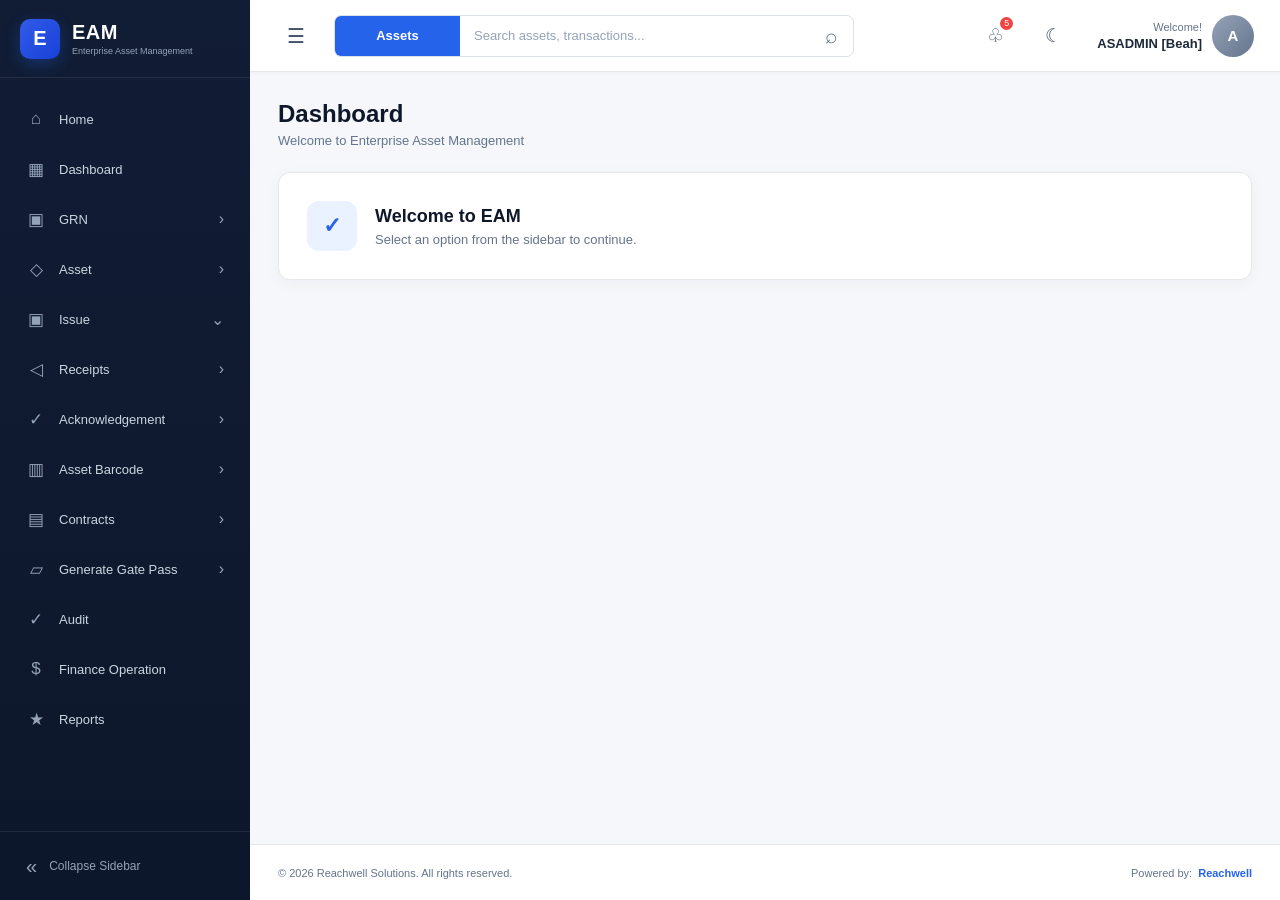
<file: Issue/index.html>
<!DOCTYPE html>
<html lang="en">

<head>

    <meta charset="UTF-8">

    <meta
        name="viewport"
        content="width=device-width, initial-scale=1.0"
    >

    <title>EAM Application</title>

    <link rel="stylesheet" href="css/style.css">

</head>

<body>

    <!-- =================================
         SIDEBAR
    ================================== -->

    <div id="sidebar"></div>


    <!-- =================================
         MOBILE SIDEBAR OVERLAY
    ================================== -->

    <div class="mobile-sidebar-overlay"></div>


    <!-- =================================
         MAIN APPLICATION
    ================================== -->

    <div class="main-content">

        <!-- Generic Header -->
        <div id="header"></div>


        <!-- =================================
             PAGE CONTENT
        ================================== -->

        <main class="page-content">

            <div class="page-heading">

                <div>

                    <h1>Dashboard</h1>

                    <p>
                        Welcome to Enterprise Asset Management
                    </p>

                </div>

            </div>


            <div class="welcome-card">

                <div class="welcome-icon">
                    ✓
                </div>

                <div>

                    <h2>Welcome to EAM</h2>

                    <p>
                        Select an option from the sidebar to continue.
                    </p>

                </div>

            </div>

        </main>


        <!-- Generic Footer -->
        <div id="footer"></div>

    </div>


    <!-- =================================
         LAYOUT JAVASCRIPT
    ================================== -->

    <script src="js/layout.js"></script>

</body>

</html>
</file>
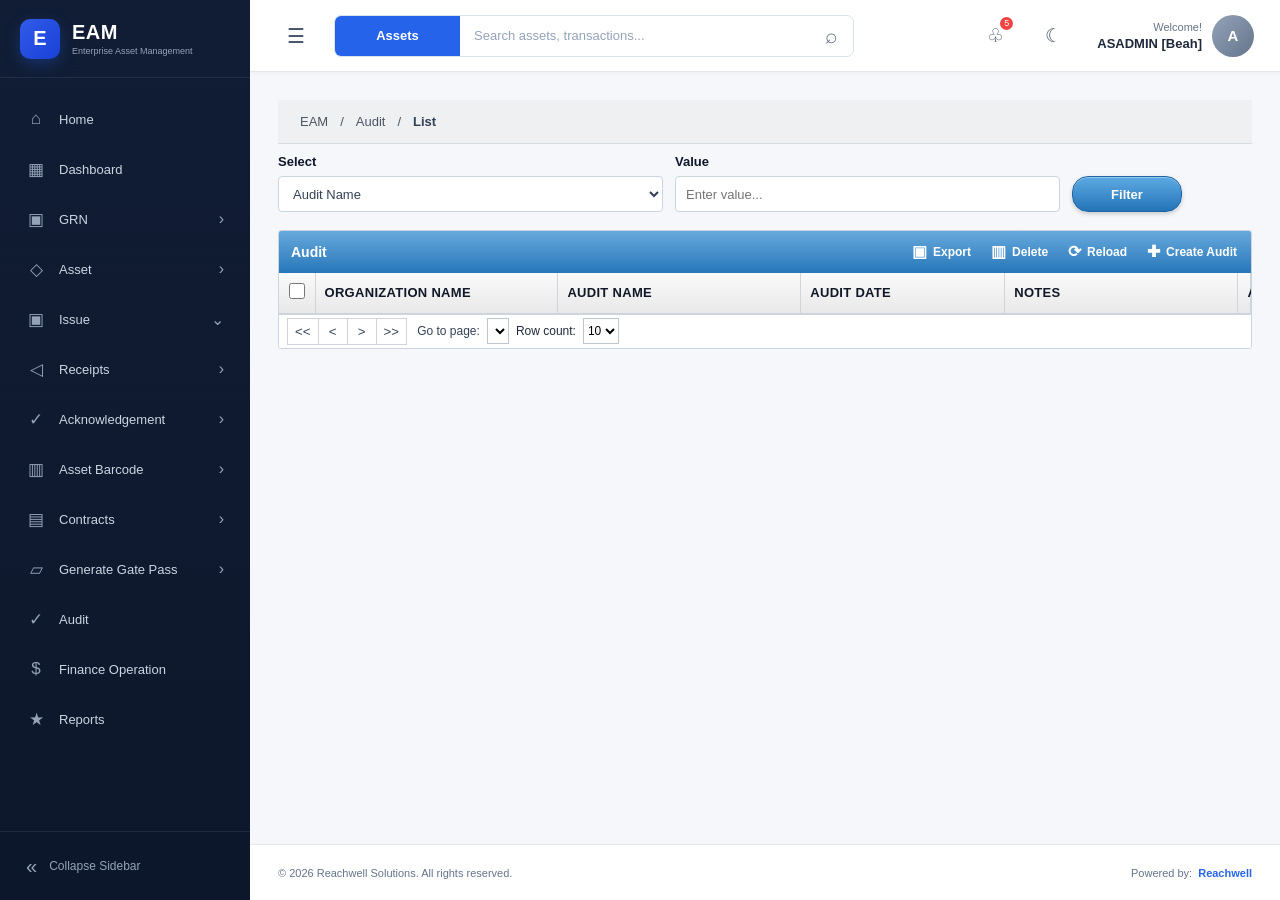
<file: Issue/aduit-list.html>
<!DOCTYPE html>
<html lang="en">
<head>
    <meta charset="UTF-8">
    <meta name="viewport" content="width=device-width, initial-scale=1.0">
    <title>Audit List - EAM</title>

    <!-- Keep the same application styling used by the other EAM pages -->
    <link rel="stylesheet" href="./css/style.css">

    <style>
        /* =========================================================
           AUDIT LIST PAGE
           Screenshot-inspired design; functionality is local/demo.
        ========================================================== */

        .audit-page {
            width: 100%;
            max-width: 1550px;
            margin: 0 auto;
        }

        .audit-breadcrumb {
            display: flex;
            align-items: center;
            gap: 12px;
            min-height: 44px;
            padding: 0 22px;
            margin-bottom: 10px;
            background: #eef0f2;
            border-bottom: 1px solid #d7dce1;
            color: #4b5563;
            font-size: 13px;
        }

        .audit-breadcrumb strong {
            color: #334155;
        }

        /* Filter area */
        .audit-filter {
            display: grid;
            grid-template-columns: 385px 385px 110px;
            gap: 12px;
            align-items: end;
            padding: 0 0 18px;
        }

        .audit-field {
            min-width: 0;
        }

        .audit-field label {
            display: block;
            margin-bottom: 7px;
            color: #0f172a;
            font-size: 13px;
            font-weight: 700;
        }

        .audit-field select,
        .audit-field input {
            width: 100%;
            height: 36px;
            padding: 0 10px;
            border: 1px solid #cbd5e1;
            border-radius: 4px;
            background: #ffffff;
            color: #334155;
            font-size: 13px;
            box-sizing: border-box;
        }

        .audit-field select:focus,
        .audit-field input:focus {
            outline: none;
            border-color: #60a5fa;
            box-shadow: 0 0 0 2px rgba(59,130,246,.12);
        }

        .audit-btn {
            height: 36px;
            padding: 0 22px;
            border: 1px solid #1e64a5;
            border-radius: 16px;
            background: linear-gradient(#5da9e2, #2474b8);
            color: #ffffff;
            font-size: 13px;
            font-weight: 700;
            cursor: pointer;
            box-shadow: inset 0 1px rgba(255,255,255,.35),
                        0 2px 4px rgba(0,0,0,.18);
        }

        .audit-btn:hover {
            background: linear-gradient(#6bb5eb, #1f6aa8);
        }

        .audit-btn.secondary {
            background: #ffffff;
            color: #2563eb;
            border-color: #bfdbfe;
            box-shadow: none;
        }

        /* Main audit grid */
        .audit-grid-card {
            overflow: hidden;
            border: 1px solid #cbd5e1;
            border-radius: 3px;
            background: #ffffff;
        }

        .audit-grid-header {
            min-height: 42px;
            display: flex;
            align-items: center;
            justify-content: space-between;
            gap: 15px;
            padding: 0 12px;
            background: linear-gradient(#67a9dd, #2777b9);
            color: #ffffff;
            box-sizing: border-box;
        }

        .audit-grid-title {
            font-size: 14px;
            font-weight: 700;
        }

        .audit-toolbar {
            display: flex;
            align-items: center;
            gap: 16px;
            flex-wrap: wrap;
        }

        .audit-toolbar button {
            display: inline-flex;
            align-items: center;
            gap: 6px;
            padding: 4px 2px;
            border: 0;
            background: transparent;
            color: #ffffff;
            font-size: 12px;
            font-weight: 700;
            cursor: pointer;
        }

        .audit-toolbar button:hover {
            text-decoration: underline;
        }

        .toolbar-icon {
            font-size: 16px;
            line-height: 1;
        }

        .audit-table-wrap {
            width: 100%;
            overflow-x: auto;
        }

        .audit-table {
            width: 100%;
            min-width: 850px;
            border-collapse: collapse;
            table-layout: fixed;
        }

        .audit-table th {
            height: 40px;
            padding: 0 9px;
            border-right: 1px solid #d1d5db;
            border-bottom: 1px solid #cbd5e1;
            background: linear-gradient(#fafafa, #e8e8e8);
            color: #111827;
            font-size: 13px;
            font-weight: 700;
            text-align: left;
            white-space: nowrap;
        }

        .audit-table th:first-child,
        .audit-table td:first-child {
            width: 36px;
            text-align: center;
        }

        .audit-table th:nth-child(2) { width: 25%; }
        .audit-table th:nth-child(3) { width: 25%; }
        .audit-table th:nth-child(4) { width: 21%; }
        .audit-table th:nth-child(5) { width: 24%; }

        .audit-table td {
            height: 46px;
            padding: 0 9px;
            border-right: 1px dotted #cbd5e1;
            border-bottom: 1px dotted #cbd5e1;
            color: #334155;
            font-size: 13px;
            vertical-align: middle;
        }

        .audit-table tbody tr:hover {
            background: #f8fbff;
        }

        .audit-table a {
            color: #0f4f86;
            text-decoration: none;
        }

        .audit-table a:hover {
            text-decoration: underline;
        }

        .audit-checkbox {
            width: 16px;
            height: 16px;
            cursor: pointer;
        }

        .report-btn {
            min-width: 180px;
            height: 34px;
            padding: 0 15px;
            border: 1px solid #4c9d22;
            border-radius: 17px;
            background: linear-gradient(#83d04e, #55ad29);
            color: #ffffff;
            font-size: 12px;
            font-weight: 700;
            cursor: pointer;
            box-shadow: inset 0 1px rgba(255,255,255,.35);
        }

        .report-btn:hover {
            background: linear-gradient(#91db5e, #4ca124);
        }

        .report-btn:disabled {
            opacity: .55;
            cursor: not-allowed;
        }

        .report-icon {
            margin-right: 5px;
        }

        /* Pagination */
        .audit-pagination {
            display: flex;
            align-items: center;
            gap: 0;
            min-height: 34px;
            padding: 0 8px;
            border-top: 1px solid #d1d5db;
            background: #ffffff;
            font-size: 12px;
        }

        .page-button {
            min-width: 29px;
            height: 27px;
            padding: 0 7px;
            border: 1px solid #d1d5db;
            border-left: 0;
            background: #ffffff;
            color: #334155;
            cursor: pointer;
        }

        .page-button:first-child {
            border-left: 1px solid #d1d5db;
        }

        .page-button:hover {
            background: #eef6ff;
        }

        .page-button.active {
            background: #1d5b93;
            color: #ffffff;
            border-color: #1d5b93;
            font-weight: 700;
        }

        .pagination-label {
            margin-left: 10px;
            color: #334155;
        }

        .pagination-select {
            height: 26px;
            margin: 0 7px;
            border: 1px solid #bfc6ce;
            background: #ffffff;
            font-size: 12px;
        }

        .audit-count {
            margin-left: auto;
            padding-right: 4px;
            color: #334155;
        }

        .audit-empty {
            padding: 28px;
            text-align: center;
            color: #64748b;
            background: #ffffff;
        }

        .audit-toast {
            position: fixed;
            right: 24px;
            bottom: 24px;
            z-index: 9999;
            min-width: 240px;
            padding: 12px 15px;
            border-radius: 7px;
            background: #0f172a;
            color: #ffffff;
            font-size: 13px;
            box-shadow: 0 8px 25px rgba(0,0,0,.2);
            opacity: 0;
            pointer-events: none;
            transform: translateY(10px);
            transition: .2s ease;
        }

        .audit-toast.show {
            opacity: 1;
            transform: translateY(0);
        }

        /* Responsive */
        @media (max-width: 1000px) {
            .audit-filter {
                grid-template-columns: 1fr 1fr 110px;
            }

            .audit-toolbar {
                gap: 8px;
            }
        }

        @media (max-width: 700px) {
            .audit-filter {
                grid-template-columns: 1fr;
            }

            .audit-btn {
                width: 110px;
            }

            .audit-grid-header {
                align-items: flex-start;
                flex-direction: column;
                padding: 9px 12px;
            }

            .audit-toolbar {
                width: 100%;
                justify-content: flex-start;
            }

            .audit-pagination {
                overflow-x: auto;
                white-space: nowrap;
            }
        }
    </style>
</head>

<body>

    <!-- Same application layout -->
    <div id="sidebar"></div>

    <div class="main-content">

        <div id="header"></div>

        <main class="page-content">

            <div class="audit-page">

                <!-- Breadcrumb -->
                <div class="audit-breadcrumb">
                    <span>EAM</span>
                    <span>/</span>
                    <span>Audit</span>
                    <span>/</span>
                    <strong>List</strong>
                </div>

                <!-- Filters -->
                <section class="audit-filter" aria-label="Audit filters">

                    <div class="audit-field">
                        <label for="auditFilter">Select</label>
                        <select id="auditFilter">
                            <option value="auditName">Audit Name</option>
                            <option value="organizationName">Organization Name</option>
                            <option value="auditDate">Audit Date</option>
                            <option value="notes">Notes</option>
                        </select>
                    </div>

                    <div class="audit-field">
                        <label for="auditValue">Value</label>
                        <input
                            id="auditValue"
                            type="text"
                            placeholder="Enter value..."
                            autocomplete="off"
                        >
                    </div>

                    <button type="button" class="audit-btn" onclick="filterAudits()">
                        Filter
                    </button>

                </section>

                <!-- Audit list -->
                <section class="audit-grid-card">

                    <div class="audit-grid-header">

                        <div class="audit-grid-title">
                            Audit
                        </div>

                        <div class="audit-toolbar">
                            <button type="button" onclick="exportAudits()">
                                <span class="toolbar-icon">▣</span>
                                Export
                            </button>

                            <button type="button" onclick="deleteSelectedAudits()">
                                <span class="toolbar-icon">▥</span>
                                Delete
                            </button>

                            <button type="button" onclick="reloadAudits()">
                                <span class="toolbar-icon">⟳</span>
                                Reload
                            </button>

                            <button type="button" onclick="createAudit()">
                                <span class="toolbar-icon">✚</span>
                                Create Audit
                            </button>
                        </div>

                    </div>

                    <div class="audit-table-wrap">

                        <table class="audit-table">
                            <thead>
                                <tr>
                                    <th>
                                        <input
                                            id="selectAll"
                                            class="audit-checkbox"
                                            type="checkbox"
                                            aria-label="Select all audits"
                                            onchange="toggleSelectAll(this)"
                                        >
                                    </th>
                                    <th>Organization Name</th>
                                    <th>Audit Name</th>
                                    <th>Audit Date</th>
                                    <th>Notes</th>
                                    <th>Action</th>
                                </tr>
                            </thead>

                            <tbody id="auditTableBody"></tbody>
                        </table>

                    </div>

                    <!-- Pagination -->
                    <div class="audit-pagination">

                        <button class="page-button" onclick="goToPage(1)" title="First page">&lt;&lt;</button>
                        <button class="page-button" onclick="previousPage()" title="Previous page">&lt;</button>

                        <span id="pageButtons"></span>

                        <button class="page-button" onclick="nextPage()" title="Next page">&gt;</button>
                        <button class="page-button" onclick="goToLastPage()" title="Last page">&gt;&gt;</button>

                        <span class="pagination-label">Go to page:</span>

                        <select
                            id="pageSelect"
                            class="pagination-select"
                            onchange="goToPage(Number(this.value))"
                        ></select>

                        <span>Row count:</span>

                        <select
                            id="rowCount"
                            class="pagination-select"
                            onchange="changePageSize(Number(this.value))"
                        >
                            <option value="5">5</option>
                            <option value="10" selected>10</option>
                            <option value="20">20</option>
                            <option value="50">50</option>
                        </select>

                        <span class="audit-count" id="auditCount"></span>

                    </div>

                </section>

            </div>

        </main>

        <div id="footer"></div>

    </div>

    <div id="auditToast" class="audit-toast"></div>

    <!-- Same generic layout JS -->
    <script src="./js/layout.js"></script>

    <script>
        /* =========================================================
           AUDIT DATA
           Replace this array with API data later.
        ========================================================== */

        const auditData = [
            {
                id: 1,
                organizationName: "Beah",
                auditName: "Audit11022020",
                auditDate: "02-Nov-2020",
                notes: ""
            },
            {
                id: 2,
                organizationName: "Beah",
                auditName: "Audit29102020",
                auditDate: "29-Oct-2020",
                notes: ""
            }
        ];

        let filteredAudits = [...auditData];
        let currentPage = 1;
        let pageSize = 10;

        function escapeHtml(value) {
            if (value === null || value === undefined) {
                return "";
            }

            return String(value)
                .replace(/&/g, "&amp;")
                .replace(/</g, "&lt;")
                .replace(/>/g, "&gt;")
                .replace(/"/g, "&quot;")
                .replace(/'/g, "&#039;");
        }

        function showToast(message) {
            const toast = document.getElementById("auditToast");

            toast.textContent = message;
            toast.classList.add("show");

            clearTimeout(window.auditToastTimer);

            window.auditToastTimer = setTimeout(function () {
                toast.classList.remove("show");
            }, 2200);
        }

        function renderAudits() {
            const tbody = document.getElementById("auditTableBody");

            const totalPages = Math.max(
                1,
                Math.ceil(filteredAudits.length / pageSize)
            );

            if (currentPage > totalPages) {
                currentPage = totalPages;
            }

            const start = (currentPage - 1) * pageSize;
            const end = start + pageSize;

            const pageData = filteredAudits.slice(start, end);

            if (!pageData.length) {
                tbody.innerHTML = `
                    <tr>
                        <td colspan="6" class="audit-empty">
                            No audit records found.
                        </td>
                    </tr>
                `;
            } else {
                tbody.innerHTML = pageData.map(function (audit) {
                    return `
                        <tr>
                            <td>
                                <input
                                    class="audit-checkbox audit-row-checkbox"
                                    type="checkbox"
                                    value="${escapeHtml(audit.id)}"
                                    aria-label="Select ${escapeHtml(audit.auditName)}"
                                    onchange="updateSelectAllState()"
                                >
                            </td>

                            <td>
                                <a href="javascript:void(0)"
                                   onclick="viewAudit(${audit.id})">
                                    ${escapeHtml(audit.organizationName)}
                                </a>
                            </td>

                            <td>
                                <a href="javascript:void(0)"
                                   onclick="viewAudit(${audit.id})">
                                    ${escapeHtml(audit.auditName)}
                                </a>
                            </td>

                            <td>${escapeHtml(audit.auditDate)}</td>

                            <td>${escapeHtml(audit.notes || "")}</td>

                            <td>
                                <button
                                    type="button"
                                    class="report-btn"
                                    onclick="generateReport(${audit.id})"
                                >
                                    <span class="report-icon">▣</span>
                                    Generate Report
                                </button>
                            </td>
                        </tr>
                    `;
                }).join("");
            }

            renderPagination(totalPages);
            updateSelectAllState();
        }

        function renderPagination(totalPages) {
            const pageButtons = document.getElementById("pageButtons");
            const pageSelect = document.getElementById("pageSelect");

            let startPage = Math.max(1, currentPage - 2);
            let endPage = Math.min(totalPages, startPage + 4);

            if (endPage - startPage < 4) {
                startPage = Math.max(1, endPage - 4);
            }

            let buttons = "";

            for (let page = startPage; page <= endPage; page++) {
                buttons += `
                    <button
                        class="page-button ${page === currentPage ? "active" : ""}"
                        onclick="goToPage(${page})"
                    >
                        ${page}
                    </button>
                `;
            }

            pageButtons.innerHTML = buttons;

            pageSelect.innerHTML = "";

            for (let page = 1; page <= totalPages; page++) {
                pageSelect.innerHTML += `
                    <option value="${page}" ${page === currentPage ? "selected" : ""}>
                        ${page}
                    </option>
                `;
            }

            const start = filteredAudits.length
                ? ((currentPage - 1) * pageSize) + 1
                : 0;

            const end = Math.min(
                currentPage * pageSize,
                filteredAudits.length
            );

            document.getElementById("auditCount").textContent =
                `Showing ${start}-${end} of ${filteredAudits.length}`;
        }

        function filterAudits() {
            const field = document.getElementById("auditFilter").value;
            const value = document
                .getElementById("auditValue")
                .value
                .trim()
                .toLowerCase();

            if (!value) {
                filteredAudits = [...auditData];
            } else {
                filteredAudits = auditData.filter(function (audit) {
                    return String(audit[field] || "")
                        .toLowerCase()
                        .includes(value);
                });
            }

            currentPage = 1;
            renderAudits();
        }

        document.getElementById("auditValue").addEventListener("keydown", function (event) {
            if (event.key === "Enter") {
                filterAudits();
            }
        });

        function toggleSelectAll(checkbox) {
            document.querySelectorAll(".audit-row-checkbox").forEach(function (item) {
                item.checked = checkbox.checked;
            });
        }

        function updateSelectAllState() {
            const checkboxes =
                document.querySelectorAll(".audit-row-checkbox");

            const selectAll =
                document.getElementById("selectAll");

            if (!checkboxes.length) {
                selectAll.checked = false;
                selectAll.indeterminate = false;
                return;
            }

            const selected =
                document.querySelectorAll(".audit-row-checkbox:checked").length;

            selectAll.checked = selected === checkboxes.length;
            selectAll.indeterminate =
                selected > 0 && selected < checkboxes.length;
        }

        function getSelectedIds() {
            return Array.from(
                document.querySelectorAll(".audit-row-checkbox:checked")
            ).map(function (checkbox) {
                return Number(checkbox.value);
            });
        }

        function deleteSelectedAudits() {
            const selectedIds = getSelectedIds();

            if (!selectedIds.length) {
                showToast("Please select at least one audit.");
                return;
            }

            const confirmed = window.confirm(
                `Delete ${selectedIds.length} selected audit record(s)?`
            );

            if (!confirmed) {
                return;
            }

            selectedIds.forEach(function (id) {
                const index = auditData.findIndex(function (audit) {
                    return audit.id === id;
                });

                if (index !== -1) {
                    auditData.splice(index, 1);
                }
            });

            filteredAudits = [...auditData];
            currentPage = 1;
            renderAudits();

            showToast("Selected audit record(s) deleted.");
        }

        function reloadAudits() {
            document.getElementById("auditValue").value = "";
            filteredAudits = [...auditData];
            currentPage = 1;
            renderAudits();
            showToast("Audit list reloaded.");
        }

        function createAudit() {
            // Change this path when the Create Audit page is created.
            window.location.href = "audit-create.html";
        }

        function viewAudit(id) {
            // Change this path when the Audit Details page is created.
            window.location.href = `audit-details.html?id=${encodeURIComponent(id)}`;
        }

        function generateReport(id) {
            const audit = auditData.find(function (item) {
                return item.id === id;
            });

            if (!audit) {
                return;
            }

            showToast(`Generating report for ${audit.auditName}...`);

            /*
             * Connect your report API here later.
             * Example:
             *
             * fetch("/api/audit/" + id + "/report", {
             *     method: "GET"
             * });
             */
        }

        function exportAudits() {
            if (!filteredAudits.length) {
                showToast("No audit records available to export.");
                return;
            }

            const headers = [
                "Organization Name",
                "Audit Name",
                "Audit Date",
                "Notes"
            ];

            const rows = filteredAudits.map(function (audit) {
                return [
                    audit.organizationName,
                    audit.auditName,
                    audit.auditDate,
                    audit.notes || ""
                ];
            });

            const csv = [
                headers,
                ...rows
            ].map(function (row) {
                return row.map(function (value) {
                    return `"${String(value).replace(/"/g, '""')}"`;
                }).join(",");
            }).join("\n");

            const blob = new Blob([csv], {
                type: "text/csv;charset=utf-8;"
            });

            const url = URL.createObjectURL(blob);
            const link = document.createElement("a");

            link.href = url;
            link.download = "audit-list.csv";
            link.click();

            URL.revokeObjectURL(url);

            showToast("Audit list exported.");
        }

        function goToPage(page) {
            const totalPages = Math.max(
                1,
                Math.ceil(filteredAudits.length / pageSize)
            );

            currentPage = Math.min(
                Math.max(1, page),
                totalPages
            );

            renderAudits();
        }

        function previousPage() {
            goToPage(currentPage - 1);
        }

        function nextPage() {
            goToPage(currentPage + 1);
        }

        function goToLastPage() {
            const totalPages = Math.max(
                1,
                Math.ceil(filteredAudits.length / pageSize)
            );

            goToPage(totalPages);
        }

        function changePageSize(size) {
            pageSize = size;
            currentPage = 1;
            renderAudits();
        }

        document.addEventListener("DOMContentLoaded", function () {
            renderAudits();
        });
    </script>

</body>
</html>
</file>
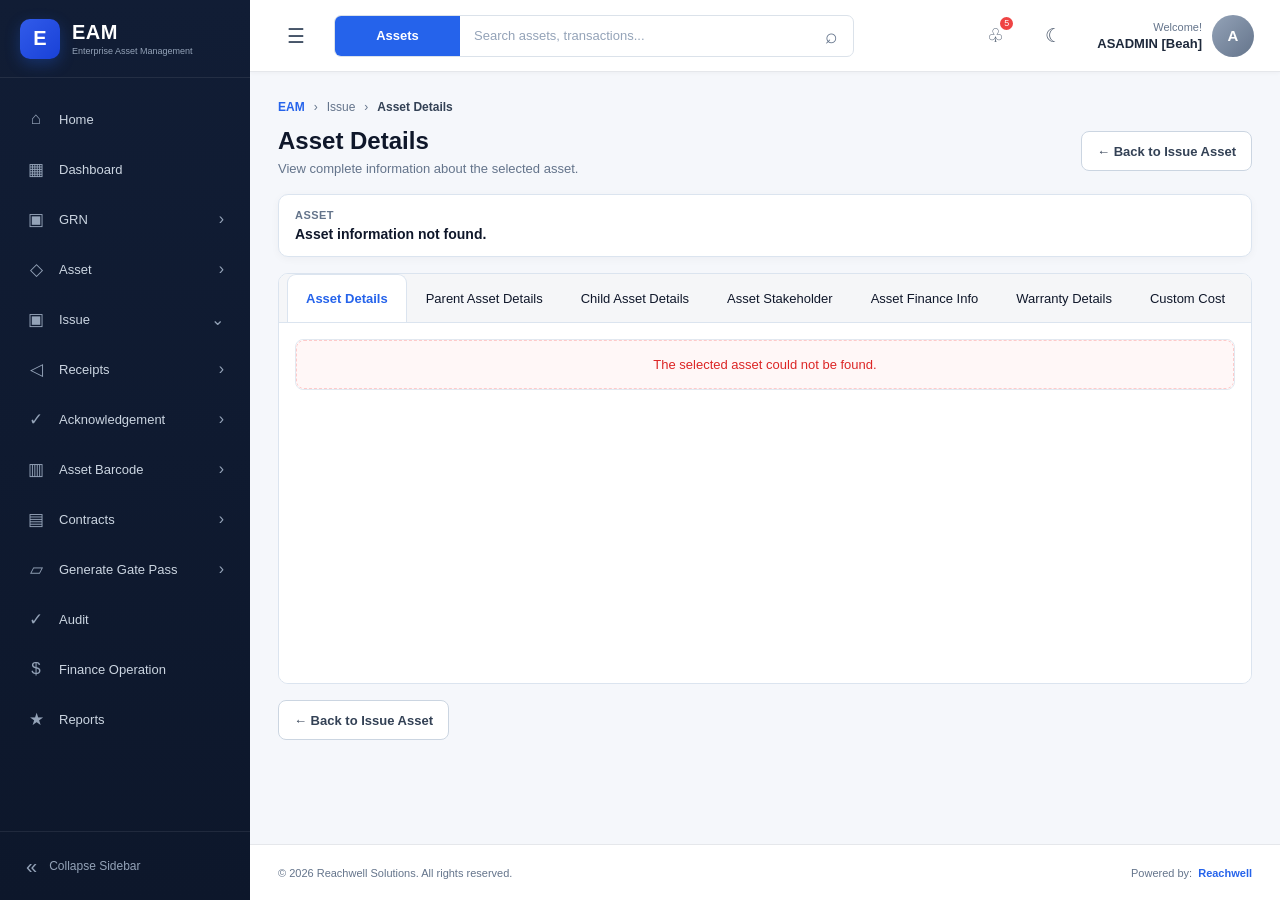
<file: Issue/issue-asset-details.html>
<!DOCTYPE html>
<html lang="en">
<head>
    <meta charset="UTF-8">
    <meta name="viewport" content="width=device-width, initial-scale=1.0">

    <title>Asset Details - EAM</title>

    <!-- Same application CSS used by the other EAM pages -->
    <link rel="stylesheet" href="./css/style.css">

    <style>
        /* =====================================================
           ASSET DETAILS PAGE
        ====================================================== */

        .asset-details-page {
            max-width: 1450px;
            margin: 0 auto;
        }

        .asset-details-page-header {
            display: flex;
            align-items: center;
            justify-content: space-between;
            gap: 18px;
            margin-bottom: 18px;
        }

        .asset-details-page-title h1 {
            margin: 0;
            color: #0f172a;
            font-size: 24px;
            line-height: 1.25;
        }

        .asset-details-page-title p {
            margin: 5px 0 0;
            color: #64748b;
            font-size: 13px;
        }

        .asset-details-back {
            display: inline-flex;
            align-items: center;
            gap: 7px;
            min-height: 40px;
            padding: 0 15px;
            border: 1px solid #cbd5e1;
            border-radius: 8px;
            background: #ffffff;
            color: #334155;
            font-size: 13px;
            font-weight: 700;
            cursor: pointer;
        }

        .asset-details-back:hover {
            background: #eff6ff;
            border-color: #93c5fd;
            color: #1d4ed8;
        }

        /* Summary cards */

        .asset-details-summary {
            display: grid;
            grid-template-columns: repeat(4, minmax(0, 1fr));
            gap: 12px;
            margin-bottom: 16px;
        }

        .asset-summary-card {
            min-width: 0;
            padding: 14px 16px;
            border: 1px solid #dbe4ef;
            border-radius: 10px;
            background: #ffffff;
            box-shadow: 0 2px 8px rgba(15, 23, 42, .04);
        }

        .asset-summary-card span {
            display: block;
            margin-bottom: 5px;
            color: #64748b;
            font-size: 11px;
            font-weight: 700;
            text-transform: uppercase;
            letter-spacing: .04em;
        }

        .asset-summary-card strong {
            display: block;
            color: #0f172a;
            font-size: 14px;
            overflow-wrap: anywhere;
        }

        .asset-summary-card.status strong {
            color: #15803d;
        }

        /* =====================================================
           TAB BASED ASSET DETAILS
           Design change only - existing data/rendering retained.
        ====================================================== */

        .asset-details-tabs {
            width: 100%;
            border: 1px solid #dbe4ef;
            border-radius: 10px;
            background: #ffffff;
            overflow: hidden;
        }

        .asset-tab-nav {
            display: flex;
            align-items: flex-end;
            min-height: 48px;
            padding: 0 8px;
            background: #f5f6f8;
            border-bottom: 1px solid #dbe4ef;
            overflow-x: auto;
        }

        .asset-tab-button {
            min-height: 48px;
            padding: 0 18px;
            border: 1px solid transparent;
            border-bottom: 0;
            border-radius: 9px 9px 0 0;
            background: transparent;
            color: #0f172a;
            font-size: 13px;
            font-weight: 500;
            white-space: nowrap;
            cursor: pointer;
            transition: all .18s ease;
        }

        .asset-tab-button:hover {
            color: #2563eb;
            background: #ffffff;
        }

        .asset-tab-button.active {
            border-color: #dbe4ef;
            background: #ffffff;
            color: #2563eb;
            font-weight: 700;
        }

        .asset-tab-panel {
            display: none;
            min-height: 360px;
            padding: 16px;
            background: #ffffff;
        }

        .asset-tab-panel.active {
            display: block;
        }

        .asset-tab-panel .asset-info-grid {
            margin: 0;
        }

        .asset-tab-panel .asset-detail-table-wrapper {
            width: 100%;
            overflow-x: auto;
        }

        /* =====================================================
           INFORMATION GRID
        ====================================================== */

        .asset-info-grid {
            display: grid;
            grid-template-columns: repeat(2, minmax(0, 1fr));
            overflow: hidden;
            border: 1px solid #e2e8f0;
            border-radius: 8px;
        }

        .asset-info-item {
            min-height: 46px;
            display: grid;
            grid-template-columns: 180px minmax(0, 1fr);
            border-bottom: 1px solid #e2e8f0;
        }

        .asset-info-item:nth-child(odd) {
            border-right: 1px solid #e2e8f0;
        }

        .asset-info-item.full {
            grid-column: 1 / -1;
            border-right: 0;
        }

        .asset-info-label {
            display: flex;
            align-items: center;
            padding: 10px 12px;
            background: #f8fafc;
            color: #334155;
            font-size: 12px;
            font-weight: 700;
        }

        .asset-info-value {
            display: flex;
            align-items: center;
            min-width: 0;
            padding: 10px 12px;
            color: #1e3a5f;
            font-size: 13px;
            line-height: 1.4;
            overflow-wrap: anywhere;
        }

        .asset-info-value.empty {
            color: #94a3b8;
        }

        .asset-info-value.status-value {
            color: #15803d;
            font-weight: 700;
        }

        /* =====================================================
           TABLES
        ====================================================== */

        .asset-detail-table {
            width: 100%;
            border-collapse: collapse;
            font-size: 12px;
        }

        .asset-detail-table th {
            padding: 10px 11px;
            background: #f8fafc;
            border: 1px solid #e2e8f0;
            color: #334155;
            text-align: left;
            font-weight: 700;
            white-space: nowrap;
        }

        .asset-detail-table td {
            padding: 11px;
            border: 1px solid #e2e8f0;
            color: #475569;
        }

        .asset-empty {
            padding: 16px;
            border: 1px dashed #cbd5e1;
            border-radius: 8px;
            background: #f8fafc;
            color: #64748b;
            text-align: center;
            font-size: 13px;
        }

        .asset-empty.error {
            color: #dc2626;
            background: #fff7f7;
            border-color: #fecaca;
        }

        .asset-table-space {
            height: 10px;
        }

        .asset-details-bottom {
            display: flex;
            justify-content: flex-start;
            padding: 16px 0 30px;
        }

        /* Mobile */

        @media (max-width: 900px) {
            .asset-details-summary {
                grid-template-columns: repeat(2, minmax(0, 1fr));
            }

            .asset-tab-button {
                padding: 0 14px;
            }

            .asset-info-grid {
                grid-template-columns: 1fr;
            }

            .asset-info-item,
            .asset-info-item.full {
                grid-template-columns: 155px minmax(0, 1fr);
                border-right: 0;
            }
        }

        @media (max-width: 650px) {
            .asset-details-page-header {
                align-items: flex-start;
                flex-direction: column;
            }

            .asset-details-summary {
                grid-template-columns: 1fr;
            }

            .asset-tab-panel {
                padding: 10px;
            }

            .asset-tab-button {
                min-height: 44px;
                padding: 0 12px;
                font-size: 12px;
            }

            .asset-info-item,
            .asset-info-item.full {
                grid-template-columns: 1fr;
            }

            .asset-info-label {
                border-bottom: 1px solid #e2e8f0;
            }

            .asset-detail-table-wrapper {
                overflow-x: auto;
            }
        }
    </style>
</head>

<body>

<!-- =========================================================
     SAME GENERIC SIDEBAR
========================================================== -->
<div id="sidebar"></div>

<!-- =========================================================
     MAIN APPLICATION
========================================================== -->
<div class="main-content">

    <!-- SAME GENERIC HEADER -->
    <div id="header"></div>

    <main class="page-content">

        <!-- Breadcrumb -->
        <div class="page-breadcrumb">
            <span>EAM</span>
            <span>›</span>
            <span>Issue</span>
            <span>›</span>
            <strong>Asset Details</strong>
        </div>

        <!-- Page Header -->
        <div class="asset-details-page-header">
            <div class="asset-details-page-title">
                <h1 id="pageTitle">Asset Details</h1>
                <p>View complete information about the selected asset.</p>
            </div>

            <button
                type="button"
                class="asset-details-back"
                onclick="goBackToIssueList()"
            >
                ← Back to Issue Asset
            </button>
        </div>

        <!-- Summary -->
        <div class="asset-details-summary" id="assetDetailsSummary"></div>

        <!-- =================================================
             TAB VIEW
             Existing content/data is retained.
        ================================================== -->
        <section class="asset-details-tabs">

            <div class="asset-tab-nav" role="tablist" aria-label="Asset details">
                <button
                    id="asset-tab-1-button"
                    type="button"
                    class="asset-tab-button active"
                    role="tab"
                    aria-selected="true"
                    aria-controls="asset-tab-1"
                    onclick="showAssetTab('asset-tab-1', this)"
                >Asset Details</button>
                <button
                    id="asset-tab-2-button"
                    type="button"
                    class="asset-tab-button"
                    role="tab"
                    aria-selected="false"
                    aria-controls="asset-tab-2"
                    onclick="showAssetTab('asset-tab-2', this)"
                >Parent Asset Details</button>
                <button
                    id="asset-tab-3-button"
                    type="button"
                    class="asset-tab-button"
                    role="tab"
                    aria-selected="false"
                    aria-controls="asset-tab-3"
                    onclick="showAssetTab('asset-tab-3', this)"
                >Child Asset Details</button>
                <button
                    id="asset-tab-4-button"
                    type="button"
                    class="asset-tab-button"
                    role="tab"
                    aria-selected="false"
                    aria-controls="asset-tab-4"
                    onclick="showAssetTab('asset-tab-4', this)"
                >Asset Stakeholder</button>
                <button
                    id="asset-tab-5-button"
                    type="button"
                    class="asset-tab-button"
                    role="tab"
                    aria-selected="false"
                    aria-controls="asset-tab-5"
                    onclick="showAssetTab('asset-tab-5', this)"
                >Asset Finance Info</button>
                <button
                    id="asset-tab-6-button"
                    type="button"
                    class="asset-tab-button"
                    role="tab"
                    aria-selected="false"
                    aria-controls="asset-tab-6"
                    onclick="showAssetTab('asset-tab-6', this)"
                >Warranty Details</button>
                <button
                    id="asset-tab-7-button"
                    type="button"
                    class="asset-tab-button"
                    role="tab"
                    aria-selected="false"
                    aria-controls="asset-tab-7"
                    onclick="showAssetTab('asset-tab-7', this)"
                >Custom Cost</button>
                <button
                    id="asset-tab-8-button"
                    type="button"
                    class="asset-tab-button"
                    role="tab"
                    aria-selected="false"
                    aria-controls="asset-tab-8"
                    onclick="showAssetTab('asset-tab-8', this)"
                >Maintenance Details</button>
                <button
                    id="asset-tab-9-button"
                    type="button"
                    class="asset-tab-button"
                    role="tab"
                    aria-selected="false"
                    aria-controls="asset-tab-9"
                    onclick="showAssetTab('asset-tab-9', this)"
                >Asset Meter Readings</button>
                <button
                    id="asset-tab-10-button"
                    type="button"
                    class="asset-tab-button"
                    role="tab"
                    aria-selected="false"
                    aria-controls="asset-tab-10"
                    onclick="showAssetTab('asset-tab-10', this)"
                >WorkOrder Details</button>
                <button
                    id="asset-tab-11-button"
                    type="button"
                    class="asset-tab-button"
                    role="tab"
                    aria-selected="false"
                    aria-controls="asset-tab-11"
                    onclick="showAssetTab('asset-tab-11', this)"
                >Asset Contract Details</button>
                <button
                    id="asset-tab-12-button"
                    type="button"
                    class="asset-tab-button"
                    role="tab"
                    aria-selected="false"
                    aria-controls="asset-tab-12"
                    onclick="showAssetTab('asset-tab-12', this)"
                >Asset Spare Details</button>
                <button
                    id="asset-tab-13-button"
                    type="button"
                    class="asset-tab-button"
                    role="tab"
                    aria-selected="false"
                    aria-controls="asset-tab-13"
                    onclick="showAssetTab('asset-tab-13', this)"
                >Issued Spare Details</button>
                <button
                    id="asset-tab-14-button"
                    type="button"
                    class="asset-tab-button"
                    role="tab"
                    aria-selected="false"
                    aria-controls="asset-tab-14"
                    onclick="showAssetTab('asset-tab-14', this)"
                >Fund Sources</button>
                <button
                    id="asset-tab-15-button"
                    type="button"
                    class="asset-tab-button"
                    role="tab"
                    aria-selected="false"
                    aria-controls="asset-tab-15"
                    onclick="showAssetTab('asset-tab-15', this)"
                >Attachment</button>
                <button
                    id="asset-tab-16-button"
                    type="button"
                    class="asset-tab-button"
                    role="tab"
                    aria-selected="false"
                    aria-controls="asset-tab-16"
                    onclick="showAssetTab('asset-tab-16', this)"
                >GRN Attachments</button>
            </div>

            <div
                id="asset-tab-1"
                class="asset-tab-panel active"
                role="tabpanel"
                aria-labelledby="asset-tab-1-button"
            >
<div class="asset-info-grid" id="basicAssetInfo"></div>
            </div>

            <div
                id="asset-tab-2"
                class="asset-tab-panel"
                role="tabpanel"
                aria-labelledby="asset-tab-2-button"
            >
<div class="asset-empty">
                        No parent asset information available.
                    </div>
            </div>

            <div
                id="asset-tab-3"
                class="asset-tab-panel"
                role="tabpanel"
                aria-labelledby="asset-tab-3-button"
            >
<div class="asset-empty">
                        No child assets available.
                    </div>
            </div>

            <div
                id="asset-tab-4"
                class="asset-tab-panel"
                role="tabpanel"
                aria-labelledby="asset-tab-4-button"
            >
<div class="asset-info-grid">
                        <div class="asset-info-item">
                            <div class="asset-info-label">User</div>
                            <div class="asset-info-value" id="stakeholderUser">-</div>
                        </div>

                        <div class="asset-info-item">
                            <div class="asset-info-label">Department</div>
                            <div class="asset-info-value" id="stakeholderDepartment">-</div>
                        </div>

                        <div class="asset-info-item full">
                            <div class="asset-info-label">Custodian</div>
                            <div class="asset-info-value" id="stakeholderCustodian">-</div>
                        </div>
                    </div>
            </div>

            <div
                id="asset-tab-5"
                class="asset-tab-panel"
                role="tabpanel"
                aria-labelledby="asset-tab-5-button"
            >
<div class="asset-info-grid" id="financeInfo"></div>
            </div>

            <div
                id="asset-tab-6"
                class="asset-tab-panel"
                role="tabpanel"
                aria-labelledby="asset-tab-6-button"
            >
<div class="asset-info-grid" id="warrantyInfo"></div>
            </div>

            <div
                id="asset-tab-7"
                class="asset-tab-panel"
                role="tabpanel"
                aria-labelledby="asset-tab-7-button"
            >
<div class="asset-info-grid" id="customCostInfo"></div>
            </div>

            <div
                id="asset-tab-8"
                class="asset-tab-panel"
                role="tabpanel"
                aria-labelledby="asset-tab-8-button"
            >
<div class="asset-detail-table-wrapper">
                        <table class="asset-detail-table">
                            <thead>
                                <tr>
                                    <th>Maintenance No</th>
                                    <th>Maintenance Type</th>
                                    <th>Estimated Cost</th>
                                </tr>
                            </thead>
                            <tbody>
                                <tr>
                                    <td colspan="3" class="asset-empty error">
                                        * Asset is not defined under Maintenance
                                    </td>
                                </tr>
                            </tbody>
                        </table>
                    </div>

                    <div class="asset-table-space"></div>

                    <div class="asset-detail-table-wrapper">
                        <table class="asset-detail-table">
                            <thead>
                                <tr>
                                    <th>Task Name</th>
                                    <th>Maintenance No</th>
                                    <th>Maintenance Type</th>
                                </tr>
                            </thead>
                            <tbody>
                                <tr>
                                    <td colspan="3" class="asset-empty error">
                                        * Task Not Assigned
                                    </td>
                                </tr>
                            </tbody>
                        </table>
                    </div>

                    <div class="asset-table-space"></div>

                    <div class="asset-detail-table-wrapper">
                        <table class="asset-detail-table">
                            <thead>
                                <tr>
                                    <th>Item Code</th>
                                    <th>Item Name</th>
                                    <th>Maintenance No</th>
                                    <th>Maintenance Type</th>
                                </tr>
                            </thead>
                            <tbody>
                                <tr>
                                    <td colspan="4" class="asset-empty error">
                                        * Asset Not Required
                                    </td>
                                </tr>
                            </tbody>
                        </table>
                    </div>
            </div>

            <div
                id="asset-tab-9"
                class="asset-tab-panel"
                role="tabpanel"
                aria-labelledby="asset-tab-9-button"
            >
<div class="asset-empty">
                        No meter readings available.
                    </div>
            </div>

            <div
                id="asset-tab-10"
                class="asset-tab-panel"
                role="tabpanel"
                aria-labelledby="asset-tab-10-button"
            >
<div class="asset-detail-table-wrapper">
                        <table class="asset-detail-table">
                            <thead>
                                <tr>
                                    <th>WorkOrder No</th>
                                    <th>WorkOrder Date</th>
                                    <th>WorkRequest No</th>
                                    <th>WorkRequest Date</th>
                                    <th>Maintenance No</th>
                                    <th>Maintenance Type</th>
                                    <th>WorkOrder Status</th>
                                    <th>Spent Cost</th>
                                </tr>
                            </thead>
                            <tbody>
                                <tr>
                                    <td colspan="8" class="asset-empty error">
                                        * Maintenance Not done
                                    </td>
                                </tr>
                            </tbody>
                        </table>
                    </div>
            </div>

            <div
                id="asset-tab-11"
                class="asset-tab-panel"
                role="tabpanel"
                aria-labelledby="asset-tab-11-button"
            >
<div class="asset-detail-table-wrapper">
                        <table class="asset-detail-table">
                            <thead>
                                <tr>
                                    <th>Contract No</th>
                                    <th>Contract Name</th>
                                    <th>Contract Type</th>
                                    <th>From Date</th>
                                    <th>To Date</th>
                                    <th>Contractor</th>
                                    <th>Contract Cost Of Asset</th>
                                </tr>
                            </thead>
                            <tbody>
                                <tr>
                                    <td colspan="7" class="asset-empty error">
                                        * There is no contract for this Asset
                                    </td>
                                </tr>
                            </tbody>
                        </table>
                    </div>
            </div>

            <div
                id="asset-tab-12"
                class="asset-tab-panel"
                role="tabpanel"
                aria-labelledby="asset-tab-12-button"
            >
<div class="asset-detail-table-wrapper">
                        <table class="asset-detail-table">
                            <thead>
                                <tr>
                                    <th>Item Name</th>
                                    <th>Item Type</th>
                                    <th>Min Required Qty</th>
                                    <th>Max Required Qty</th>
                                </tr>
                            </thead>
                            <tbody>
                                <tr>
                                    <td colspan="4" class="asset-empty error">
                                        * Spares not Added for the Asset
                                    </td>
                                </tr>
                            </tbody>
                        </table>
                    </div>
            </div>

            <div
                id="asset-tab-13"
                class="asset-tab-panel"
                role="tabpanel"
                aria-labelledby="asset-tab-13-button"
            >
<div class="asset-empty">
                        No issued spare details available.
                    </div>
            </div>

            <div
                id="asset-tab-14"
                class="asset-tab-panel"
                role="tabpanel"
                aria-labelledby="asset-tab-14-button"
            >
<div class="asset-empty">
                        No fund source information available.
                    </div>
            </div>

            <div
                id="asset-tab-15"
                class="asset-tab-panel"
                role="tabpanel"
                aria-labelledby="asset-tab-15-button"
            >
<div class="asset-empty">
                        No attachments available.
                    </div>
            </div>

            <div
                id="asset-tab-16"
                class="asset-tab-panel"
                role="tabpanel"
                aria-labelledby="asset-tab-16-button"
            >
<div class="asset-empty">
                        No GRN attachments available.
                    </div>
            </div>

        </section>

        <div class="asset-details-bottom">
            <button
                type="button"
                class="asset-details-back"
                onclick="goBackToIssueList()"
            >
                ← Back to Issue Asset
            </button>
        </div>

    </main>

    <!-- SAME GENERIC FOOTER -->
    <div id="footer"></div>

</div>

<!-- SAME GENERIC LAYOUT JS: populates sidebar, header and footer -->
<script src="./js/layout.js"></script>

<script>
const availableAssets = [

    {
        assetName: "Desktop",
        assetTag: "ITE-0001276",
        serialNo: "",
        model: "",
        manufacturer: "",
        location:
            "Ad Dakhliyah-Adam TS-Admin building-Dining Room",
        stockStatus: "In Stock",
        erpNo: "",
        plateNo: "",
        registrationDate: "",
        user: "",
        department: "",
        custodian:
            "Mohamed Jaafar Mohamed Al Mahdi [beah-0168]",
        assetType: "Capitalized"
    },


    {
        assetName: "Dell",
        assetTag: "FUN-0001616",
        serialNo: "Dell01",
        model: "",
        manufacturer: "",
        location: "Ad Dakhliyah",
        stockStatus: "In Stock",
        erpNo: "",
        plateNo: "",
        registrationDate: "",
        user: "",
        department: "",
        custodian:
            "Mohamed Jaafar Mohamed Al Mahdi [beah-0168]",
        assetType: "Capitalized"
    },


    {
        assetName: "Desktop",
        assetTag: "ITE-0001272",
        serialNo: "",
        model: "",
        manufacturer: "",
        location:
            "Ad Dakhliyah-Adam TS-Admin building-Female Toilet",
        stockStatus: "In Stock",
        erpNo: "",
        plateNo: "",
        registrationDate: "",
        user: "",
        department: "",
        custodian: "",
        assetType: "Capitalized"
    },


    {
        assetName: "AC",
        assetTag: "OFE-0000409",
        serialNo: "",
        model: "samsung24",
        manufacturer: "SAMSUNG",
        location: "Ad Dakhliyah",
        stockStatus: "In Stock",
        erpNo: "1",
        plateNo: "4456",
        registrationDate: "29-Mar-2021",
        user: "",
        department: "",
        custodian: "",
        assetType: "Capitalized"
    },


    {
        assetName: "KEYBOARD",
        assetTag: "ITE-0001263",
        serialNo: "",
        model: "sam-098",
        manufacturer: "ASUS",
        location:
            "Ad Dakhliyah-Adam TS-Admin building-Dining Room",
        stockStatus: "In Stock",
        erpNo: "01",
        plateNo: "5665",
        registrationDate: "27-Mar-2021",
        user: "",
        department: "",
        custodian: "",
        assetType: "Capitalized"
    }

];

function escapeHtml(value) {
    if (value === null || value === undefined) {
        return "";
    }

    return String(value)
        .replace(/&/g, "&amp;")
        .replace(/</g, "&lt;")
        .replace(/>/g, "&gt;")
        .replace(/"/g, "&quot;")
        .replace(/'/g, "&#039;");
}

function assetDetailValue(value) {
    if (
        value === null ||
        value === undefined ||
        String(value).trim() === ""
    ) {
        return '<span class="empty">-</span>';
    }

    return escapeHtml(String(value));
}

function createAssetInfoItem(label, value, full = false, status = false) {
    const classes = [
        "asset-info-item",
        full ? "full" : ""
    ].filter(Boolean).join(" ");

    const valueClass = [
        "asset-info-value",
        (!value || String(value).trim() === "") ? "empty" : "",
        status ? "status-value" : ""
    ].filter(Boolean).join(" ");

    return `
        <div class="${classes}">
            <div class="asset-info-label">${escapeHtml(label)}</div>
            <div class="${valueClass}">
                ${assetDetailValue(value)}
            </div>
        </div>
    `;
}

function showAssetTab(tabId, button) {
    document.querySelectorAll(".asset-tab-button").forEach(function (tabButton) {
        tabButton.classList.remove("active");
        tabButton.setAttribute("aria-selected", "false");
    });

    document.querySelectorAll(".asset-tab-panel").forEach(function (panel) {
        panel.classList.remove("active");
    });

    const selectedPanel = document.getElementById(tabId);

    if (selectedPanel) {
        selectedPanel.classList.add("active");
    }

    if (button) {
        button.classList.add("active");
        button.setAttribute("aria-selected", "true");
    }
}

function toggleAssetAccordion(button) {
    const item = button.closest(".asset-accordion-item");

    if (!item) {
        return;
    }

    const isOpen = item.classList.contains("open");

    item.classList.toggle("open", !isOpen);
    button.setAttribute("aria-expanded", String(!isOpen));
}

function renderAssetDetails(asset) {
    document.getElementById("pageTitle").textContent =
        `${asset.assetName || "Asset"} Details`;

    document.getElementById("assetDetailsSummary").innerHTML = `
        <div class="asset-summary-card">
            <span>Asset Name</span>
            <strong>${assetDetailValue(asset.assetName)}</strong>
        </div>

        <div class="asset-summary-card">
            <span>Asset Tag</span>
            <strong>${assetDetailValue(asset.assetTag)}</strong>
        </div>

        <div class="asset-summary-card">
            <span>Serial No</span>
            <strong>${assetDetailValue(asset.serialNo)}</strong>
        </div>

        <div class="asset-summary-card status">
            <span>Stock Status</span>
            <strong>${assetDetailValue(asset.stockStatus)}</strong>
        </div>
    `;

    document.getElementById("basicAssetInfo").innerHTML = [
        createAssetInfoItem("Branch", asset.branch || "BEAH"),
        createAssetInfoItem("Account Head", asset.accountHead || "FURNITURE"),
        createAssetInfoItem("Asset Class", asset.assetClass || asset.manufacturer),
        createAssetInfoItem("Type", asset.type || "General"),
        createAssetInfoItem("Asset Name", asset.assetName),
        createAssetInfoItem("Serial No", asset.serialNo),
        createAssetInfoItem("Asset Tag", asset.assetTag),
        createAssetInfoItem("Asset Badge", asset.assetBadge || asset.assetTag),
        createAssetInfoItem("Manufacturer", asset.manufacturer),
        createAssetInfoItem("Manufacturer Year", asset.manufacturerYear),
        createAssetInfoItem("Description", asset.description || asset.assetName),
        createAssetInfoItem("Maintainable", asset.maintainable || "Yes"),
        createAssetInfoItem("Model", asset.model),
        createAssetInfoItem("Registration Date", asset.registrationDate),
        createAssetInfoItem("Criticality", asset.criticality || "MEDIUM"),
        createAssetInfoItem("Stock Status", asset.stockStatus, false, true),
        createAssetInfoItem("ERP No", asset.erpNo),
        createAssetInfoItem("Plate No", asset.plateNo),
        createAssetInfoItem("Location Path", asset.location, true),
        createAssetInfoItem("Location Description", asset.locationDescription, true),
        createAssetInfoItem("Picture", asset.picture || "No picture available", true)
    ].join("");

    document.getElementById("stakeholderUser").textContent =
        asset.user || "-";

    document.getElementById("stakeholderDepartment").textContent =
        asset.department || "-";

    document.getElementById("stakeholderCustodian").textContent =
        asset.custodian || "-";

    document.getElementById("financeInfo").innerHTML = [
        createAssetInfoItem("Acquisition Method", asset.acquisitionMethod || "Purchased / Owned"),
        createAssetInfoItem("PO Number", asset.poNumber || "PO200428"),
        createAssetInfoItem("PO Date", asset.poDate || "22/Sep/2020"),
        createAssetInfoItem("Invoice No", asset.invoiceNo || "2020/02"),
        createAssetInfoItem("Invoice Date", asset.invoiceDate || "13/Sep/2020"),
        createAssetInfoItem("Currency", asset.currency || "OMR"),
        createAssetInfoItem("Exchange Rate", asset.exchangeRate || "1.000"),
        createAssetInfoItem("Asset Cost", asset.assetCost || "0.000"),
        createAssetInfoItem("Capitalization Date", asset.capitalizationDate),
        createAssetInfoItem("Asset with revised Cost", asset.revisedCost || "0.000"),
        createAssetInfoItem("Useful Life (Years)", asset.usefulLife || "5.00"),
        createAssetInfoItem("Capital work in progress", asset.capitalWorkInProgress || "Yes"),
        createAssetInfoItem("Asset Type", asset.assetType || "Capitalized"),
        createAssetInfoItem("GRN No", asset.grnNo || "GRN/2023/70"),
        createAssetInfoItem("GRN Date", asset.grnDate || "20/Nov/2023"),
        createAssetInfoItem(
            "Supplier",
            asset.supplier || "JAWWHARAT AL SHARQ AL SHAMELA LLC [V-000426]"
        ),
        createAssetInfoItem("Installation Date", asset.installationDate),
        createAssetInfoItem("Salvage Value", asset.salvageValue),
        createAssetInfoItem("Remarks", asset.remarks || "Air Regulator")
    ].join("");

    document.getElementById("warrantyInfo").innerHTML = [
        createAssetInfoItem("Warranty Start", asset.warrantyStart),
        createAssetInfoItem("Warranty End", asset.warrantyEnd),
        createAssetInfoItem("Warranty Scope", asset.warrantyScope),
        createAssetInfoItem("ROP Registration Date", asset.ropRegistrationDate),
        createAssetInfoItem("Insurance Date", asset.insuranceDate)
    ].join("");

    document.getElementById("customCostInfo").innerHTML = [
        createAssetInfoItem(
            "Field Name",
            asset.customCostFieldName || "OTHERS CHARGES"
        ),
        createAssetInfoItem(
            "OP Type",
            asset.customCostOpType || "Addition"
        ),
        createAssetInfoItem("Currency", asset.customCostCurrency),
        createAssetInfoItem(
            "Exchange Rate",
            asset.customCostExchangeRate || "0.000"
        ),
        createAssetInfoItem(
            "Amount",
            asset.customCostAmount || "0.000"
        ),
        createAssetInfoItem(
            "Net Cost",
            asset.customCostNetCost || "0.000"
        )
    ].join("");
}

function goBackToIssueList() {
    if (window.history.length > 1) {
        window.history.back();
    } else {
        window.location.href = "issue-create.html";
    }
}

document.addEventListener("DOMContentLoaded", function () {
    const params = new URLSearchParams(window.location.search);
    const assetTag = params.get("assetTag") || "";

    const asset = availableAssets.find(function (item) {
        return item.assetTag === assetTag;
    });

    if (!asset) {
        document.getElementById("pageTitle").textContent = "Asset Details";

        document.getElementById("assetDetailsSummary").innerHTML = `
            <div class="asset-summary-card" style="grid-column:1/-1">
                <span>Asset</span>
                <strong>Asset information not found.</strong>
            </div>
        `;

        document.getElementById("basicAssetInfo").innerHTML = `
            <div class="asset-empty error" style="grid-column:1/-1">
                The selected asset could not be found.
            </div>
        `;

        return;
    }
    renderAssetDetails(asset);
});
</script>

</body>
</html>
</file>
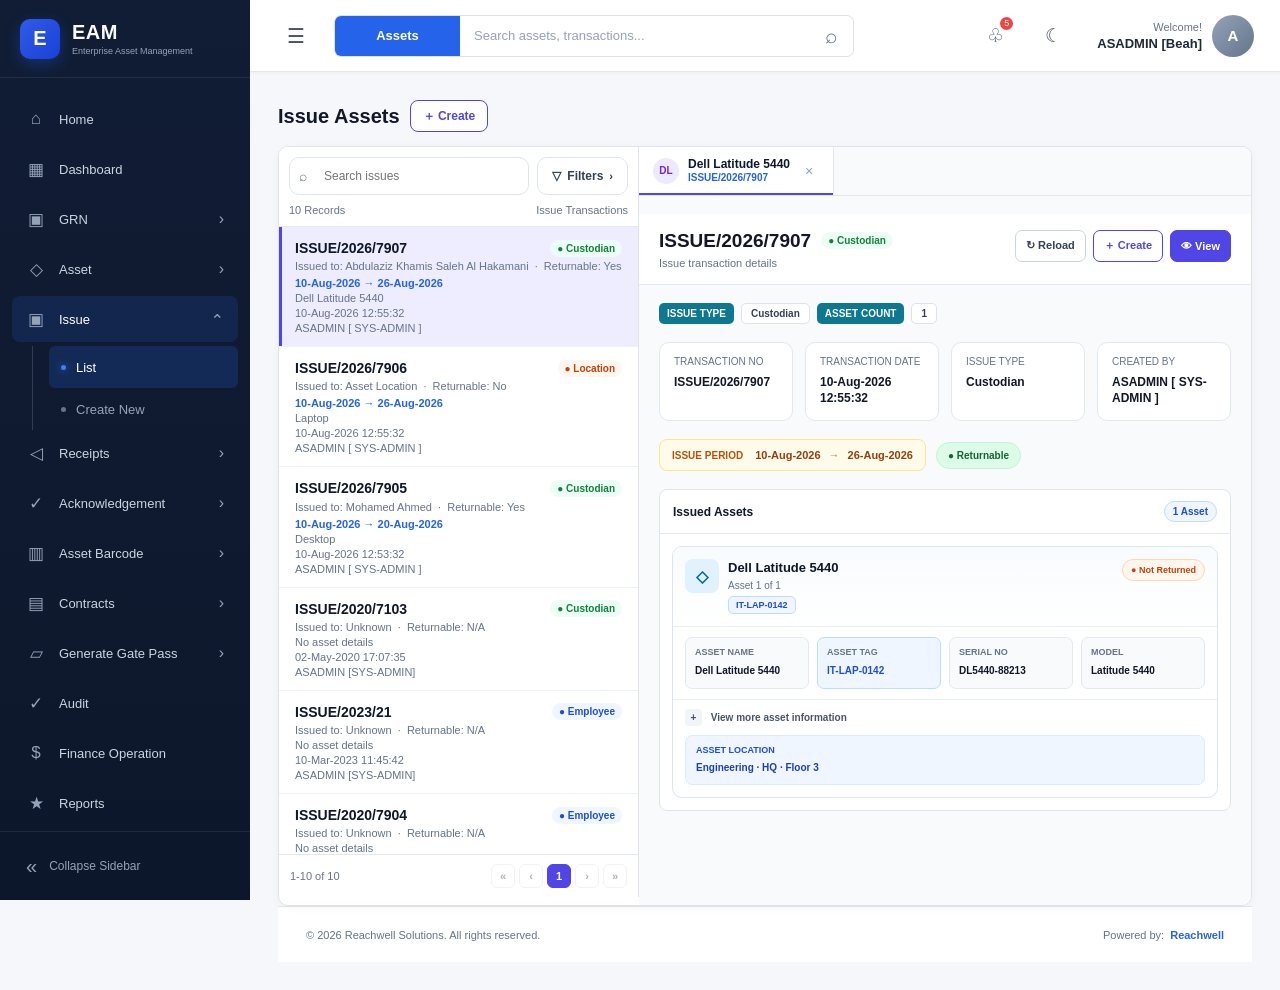
<file: Issue/issue-list.html>
<!DOCTYPE html>
<html lang="en">

<head>

    <meta charset="UTF-8">

    <meta
        name="viewport"
        content="width=device-width, initial-scale=1.0"
    >

    <title>Issue List - EAM</title>

    <link
        rel="stylesheet"
        href="./css/style.css"
    >

    <style>
        /* =====================================================
           ISSUE LIST - SPLIT VIEW DESIGN
           Existing data, filters and JavaScript flow are preserved.
        ====================================================== */

        .issue-page-shell {
            display: flex;
            flex-direction: column;
            min-height: calc(100vh - 110px);
        }

        .issue-topbar {
            display: flex;
            align-items: center;
            justify-content: space-between;
            gap: 14px;
            margin-bottom: 14px;
        }

        .issue-title-group {
            display: flex;
            align-items: center;
            gap: 10px;
        }

        .issue-title-group h1 {
            margin: 0;
            font-size: 20px;
            color: #111827;
        }

        .generic-view-button {
            height: 32px;
            padding: 0 12px;
            border: 1px solid #4f46e5;
            border-radius: 8px;
            background: #fff;
            color: #4f46e5;
            font-size: 12px;
            font-weight: 700;
            cursor: pointer;
        }

        .generic-view-button:hover {
            background: #f5f3ff;
        }

        .issue-workspace {
            display: grid;
            grid-template-columns: 360px minmax(0, 1fr);
            min-height: 760px;
            border: 1px solid #dfe4ec;
            border-radius: 10px;
            background: #fff;
            overflow: hidden;
            box-shadow: 0 2px 8px rgba(15, 23, 42, .04);
        }

        .issue-list-pane {
            position: sticky;
            top: 0;
            align-self: start;
            min-width: 0;
            max-height: calc(100vh - 150px);
            display: flex;
            flex-direction: column;
            border-right: 1px solid #dfe4ec;
            background: #fff;
        }

        .issue-list-pane-header {
            padding: 10px;
            border-bottom: 1px solid #e5e7eb;
            background: #fff;
        }

        .issue-search-row {
            display: flex;
            gap: 8px;
        }

        .issue-search-box {
            position: relative;
            flex: 1;
        }

        .issue-search-box span {
            position: absolute;
            left: 10px;
            top: 50%;
            transform: translateY(-50%);
            color: #64748b;
            pointer-events: none;
        }

        .issue-search-box input {
            width: 100%;
            height: 38px;
            padding: 0 10px 0 34px;
            border: 1px solid #dfe4ec;
            border-radius: 10px;
            outline: none;
            box-sizing: border-box;
            font-size: 12px;
            background: #fff;
        }

        .issue-search-box input:focus {
            border-color: #6366f1;
            box-shadow: 0 0 0 3px rgba(99,102,241,.10);
        }

        .issue-filter-button {
            height: 38px;
            min-width: 82px;
            padding: 0 14px;
            display: inline-flex;
            align-items: center;
            justify-content: center;
            gap: 6px;
            border: 1px solid #dfe4ec;
            border-radius: 10px;
            background: #fff;
            color: #334155;
            font-size: 12px;
            font-weight: 600;
            cursor: pointer;
            white-space: nowrap;
            box-sizing: border-box;
            transition: background .15s ease, border-color .15s ease;
        }

        .issue-filter-button:hover {
            background: #f8fafc;
            border-color: #cbd5e1;
        }

        /* The filter control beside the search box is the primary filter trigger. */
        .modern-filter-card > .modern-filter-header {
            display: none;
        }

        .issue-list-meta {
            display: flex;
            align-items: center;
            justify-content: space-between;
            margin-top: 9px;
            color: #64748b;
            font-size: 11px;
        }

        .issue-list-records {
            flex: 1;
            min-height: 0;
            overflow-y: auto;
        }

        .issue-list-row {
            position: relative;
            padding: 12px 16px;
            border-bottom: 1px solid #eef1f5;
            cursor: pointer;
            transition: background .15s ease;
        }

        .issue-list-row:hover {
            background: #f8fafc;
        }

        .issue-list-row.active {
            background: #eeedff;
        }

        .issue-list-row.active::before {
            content: "";
            position: absolute;
            left: 0;
            top: 0;
            bottom: 0;
            width: 3px;
            background: #4f46e5;
        }

        .issue-row-top {
            display: flex;
            align-items: center;
            justify-content: space-between;
            gap: 10px;
        }

        .issue-row-title {
            color: #0f172a;
            font-size: 14px;
            font-weight: 700;
            line-height: 1.3;
        }

        .issue-row-code {
            margin-top: 5px;
            color: #2563eb;
            font-size: 11px;
            font-weight: 600;
        }

        .issue-row-meta {
            margin-top: 3px;
            color: #64748b;
            font-size: 11px;
        }

        .issue-type-pill {
            display: inline-flex;
            align-items: center;
            gap: 4px;
            padding: 3px 7px;
            border-radius: 999px;
            font-size: 10px;
            font-weight: 700;
            white-space: nowrap;
            background: #eef2ff;
            color: #4338ca;
        }

        .issue-type-pill.custodian {
            background: #ecfdf5;
            color: #15803d;
        }

        .issue-type-pill.location {
            background: #fff7ed;
            color: #c2410c;
        }

        .issue-type-pill.employee {
            background: #eff6ff;
            color: #1d4ed8;
        }

        .status-pill {
            display: inline-flex;
            align-items: center;
            gap: 5px;
            padding: 3px 9px;
            border-radius: 999px;
            font-size: 10px;
            font-weight: 700;
            white-space: nowrap;
        }

        .status-pill.green {
            background: #ecfdf3;
            color: #15803d;
        }

        .status-pill.orange {
            background: #fff7ed;
            color: #c2410c;
        }

        .status-pill.gray {
            background: #f1f5f9;
            color: #475569;
        }

        .issue-list-footer {
            display: flex;
            align-items: center;
            justify-content: space-between;
            padding: 9px 11px;
            border-top: 1px solid #e5e7eb;
            background: #fff;
            color: #64748b;
            font-size: 11px;
        }

        .issue-pagination {
            display: flex;
            align-items: center;
            gap: 4px;
        }

        .issue-pagination-btn {
            min-width: 24px;
            height: 24px;
            padding: 0 6px;
            display: inline-flex;
            align-items: center;
            justify-content: center;
            border: 1px solid #dfe4ec;
            border-radius: 6px;
            background: #fff;
            color: #475569;
            font-size: 11px;
            font-weight: 600;
            cursor: default;
        }

        .issue-pagination-btn.active {
            border-color: #4f46e5;
            background: #4f46e5;
            color: #fff;
        }

        .issue-pagination-btn[disabled] {
            opacity: .45;
            cursor: not-allowed;
        }

        .issue-detail-pane {
            min-width: 0;
            min-height: 0;
            background: #f8fafc;
            overflow-y: auto;
        }

        .issue-detail-empty {
            height: 100%;
            min-height: 600px;
            display: grid;
            place-items: center;
            text-align: center;
            padding: 30px;
            color: #64748b;
        }

        .issue-detail-empty-icon {
            width: 52px;
            height: 52px;
            margin: 0 auto 12px;
            display: grid;
            place-items: center;
            border-radius: 50%;
            background: #eef2ff;
            color: #4f46e5;
            font-size: 22px;
        }

        .issue-detail-content {
            padding: 18px 20px 28px;
        }

        /* =====================================================
           SELECTED-ISSUE CHIP BAR
        ====================================================== */

        .issue-chip-bar {
            display: flex;
            align-items: stretch;
            overflow-x: auto;
            border-bottom: 1px solid #e2e8f0;
            background: #f8fafc;
        }

        .issue-chip {
            display: inline-flex;
            align-items: center;
            gap: 9px;
            padding: 10px 14px;
            border-right: 1px solid #e2e8f0;
            background: #f1f5f9;
            cursor: pointer;
            white-space: nowrap;
            transition: background .15s ease;
        }

        .issue-chip:hover {
            background: #e8edf3;
        }

        .issue-chip.active {
            background: #fff;
            box-shadow: inset 0 -2px 0 #4f46e5;
        }

        .issue-chip.active:hover {
            background: #fff;
        }

        .issue-chip-avatar {
            width: 26px;
            height: 26px;
            flex: 0 0 26px;
            display: grid;
            place-items: center;
            border-radius: 50%;
            background: #ede9fe;
            color: #6d28d9;
            font-size: 10px;
            font-weight: 800;
        }

        .issue-chip-title {
            color: #0f172a;
            font-size: 12px;
            font-weight: 700;
            line-height: 1.25;
        }

        .issue-chip-code {
            color: #2563eb;
            font-size: 10px;
            font-weight: 600;
            line-height: 1.25;
        }

        .issue-chip-close {
            width: 20px;
            height: 20px;
            display: inline-flex;
            align-items: center;
            justify-content: center;
            border: 0;
            border-radius: 50%;
            background: transparent;
            color: #94a3b8;
            font-size: 14px;
            cursor: pointer;
        }

        .issue-chip-close:hover {
            background: #f1f5f9;
            color: #475569;
        }

        .issue-detail-header {
            display: flex;
            align-items: flex-start;
            justify-content: space-between;
            gap: 15px;
            padding-bottom: 15px;
            border-bottom: 1px solid #e2e8f0;
            background: #fff;
            margin: 0 -20px 18px;
            padding: 16px 20px 15px;
        }

        .issue-detail-title-row {
            display: flex;
            align-items: center;
            gap: 10px;
            flex-wrap: wrap;
        }

        .issue-detail-title {
            margin: 0;
            color: #111827;
            font-size: 19px;
        }

        .issue-detail-subtitle {
            margin-top: 5px;
            color: #64748b;
            font-size: 11px;
        }

        .issue-detail-actions {
            display: flex;
            gap: 7px;
        }

        .issue-detail-action {
            height: 32px;
            padding: 0 10px;
            border: 1px solid #cbd5e1;
            border-radius: 7px;
            background: #fff;
            color: #334155;
            font-size: 11px;
            font-weight: 700;
            cursor: pointer;
        }

        .issue-detail-action.primary {
            border-color: #4f46e5;
            background: #4f46e5;
            color: #fff;
        }

        .issue-detail-action.create {
            border-color: #4f46e5;
            background: #fff;
            color: #4f46e5;
        }

        .issue-detail-action.create:hover {
            background: #f5f3ff;
        }

        .issue-detail-action:hover {
            background: #f1f5f9;
        }

        .issue-detail-action.primary:hover {
            background: #4338ca;
        }

        .issue-status-line {
            display: flex;
            flex-wrap: wrap;
            gap: 7px;
            margin-bottom: 18px;
        }

        .detail-label-badge {
            display: inline-flex;
            align-items: center;
            padding: 4px 8px;
            border-radius: 5px;
            background: #0f7891;
            color: #fff;
            font-size: 10px;
            font-weight: 800;
            text-transform: uppercase;
        }

        .detail-value-badge {
            display: inline-flex;
            align-items: center;
            padding: 4px 9px;
            border: 1px solid #dbe3ee;
            border-radius: 5px;
            background: #fff;
            color: #334155;
            font-size: 10px;
            font-weight: 700;
        }

        .issue-detail-grid {
            display: grid;
            grid-template-columns: repeat(4, minmax(0, 1fr));
            gap: 12px;
            margin-bottom: 18px;
        }

        .issue-detail-cell {
            min-height: 74px;
            padding: 13px 14px;
            border: 1px solid #e2e8f0;
            border-radius: 10px;
            background: #fff;
        }

        .issue-detail-cell span {
            display: block;
            margin-bottom: 7px;
            color: #64748b;
            font-size: 10px;
            text-transform: uppercase;
        }

        .issue-detail-cell strong {
            display: block;
            color: #111827;
            font-size: 12px;
            line-height: 1.4;
            word-break: break-word;
        }

        .issue-section {
            border: 1px solid #dfe4ec;
            border-radius: 8px;
            background: #fff;
            overflow: hidden;
        }

        .issue-section-title {
            padding: 11px 13px;
            border-bottom: 1px solid #e5e7eb;
            color: #111827;
            font-size: 12px;
            font-weight: 700;
        }

        .issue-detail-table {
            width: 100%;
            border-collapse: collapse;
        }

        .issue-detail-table th,
        .issue-detail-table td {
            padding: 10px 12px;
            border-bottom: 1px solid #edf0f4;
            text-align: left;
            font-size: 11px;
        }

        .issue-detail-table th {
            background: #f8fafc;
            color: #475569;
            font-weight: 700;
        }

        .issue-detail-table td {
            color: #111827;
        }

        .issue-detail-table tr:last-child td {
            border-bottom: 0;
        }

        /* Filter popup */
        .filter-toggle-button {
            height: 36px;
            min-width: 78px;
            padding: 0 12px;
            display: inline-flex;
            align-items: center;
            justify-content: center;
            gap: 6px;
            border: 1px solid #4f46e5;
            border-radius: 8px;
            background: #fff;
            color: #4f46e5;
            font-size: 12px;
            font-weight: 700;
            cursor: pointer;
            white-space: nowrap;
            box-sizing: border-box;
            transition: background .15s ease, border-color .15s ease;
        }

        .filter-toggle-button:hover {
            background: #f5f3ff;
        }

        .modern-filter-body {
            position: absolute;
            top: 54px;
            left: 8px;
            right: 8px;
            width: min(525px, calc(100vw - 28px));
            max-height: 620px;
            display: grid;
            grid-template-columns: repeat(2, minmax(0, 1fr));
            gap: 0 14px;
            padding: 0 14px 54px;
            border: 1px solid #e2e8f0;
            border-radius: 10px;
            background: #fff;
            box-shadow: 0 12px 35px rgba(15,23,42,.16);
            overflow-y: auto;
        }

        .modern-filter-body.hidden {
            display: none !important;
            visibility: hidden;
            opacity: 0;
            pointer-events: none;
        }

        .modern-filter-body:not(.hidden) {
            display: grid;
            visibility: visible;
            opacity: 1;
            pointer-events: auto;
        }

        .modern-filter-body::before {
            content: "Filter records";
            grid-column: 1 / -1;
            position: sticky;
            top: 0;
            z-index: 2;
            display: flex;
            align-items: center;
            min-height: 44px;
            margin: 0 -14px 2px;
            padding: 0 14px;
            border-bottom: 1px solid #eef2f7;
            background: #fff;
            color: #111827;
            font-size: 12px;
            font-weight: 700;
        }

        .modern-filter-body::after {
            content: "Clear all";
            position: absolute;
            top: 0;
            right: 14px;
            height: 44px;
            display: flex;
            align-items: center;
            color: #64748b;
            font-size: 11px;
            font-weight: 600;
            pointer-events: none;
        }

        .modern-filter-field {
            min-width: 0;
        }

        .modern-filter-field label {
            display: block;
            margin: 14px 0 6px;
            color: #111827;
            font-size: 11px;
            font-weight: 700;
        }

        .modern-filter-field input,
        .modern-filter-field select {
            width: 100%;
            height: 36px;
            padding: 0 10px;
            border: 1px solid #cfd8e6;
            border-radius: 7px;
            background: #fff;
            color: #374151;
            font-size: 11px;
            outline: none;
            box-sizing: border-box;
        }

        .modern-filter-field input:focus,
        .modern-filter-field select:focus {
            border-color: #6366f1;
            box-shadow: 0 0 0 3px rgba(99,102,241,.10);
        }

        .input-icon {
            position: relative;
        }

        .input-icon span {
            position: absolute;
            left: 10px;
            top: 50%;
            transform: translateY(-50%);
            color: #64748b;
            pointer-events: none;
            font-size: 12px;
        }

        .input-icon input {
            padding-left: 30px;
        }

        .modern-filter-actions {
            position: absolute;
            left: 14px;
            right: 14px;
            bottom: 9px;
            z-index: 4;
            display: grid;
            grid-template-columns: 1fr 1fr;
            gap: 8px;
        }

        .modern-primary-button,
        .modern-secondary-button {
            height: 34px;
            border-radius: 7px;
            font-size: 11px;
            font-weight: 700;
            cursor: pointer;
        }

        .modern-primary-button {
            border: 1px solid #4f46e5;
            background: #4f46e5;
            color: #fff;
        }

        .modern-secondary-button {
            border: 1px solid #d8e1ec;
            background: #fff;
            color: #475569;
        }


        /* =====================================================
           RICH ISSUED ASSET CARD
           Used inside the selected-issue detail panel.
        ====================================================== */

        .issued-assets-header {
            display: flex;
            align-items: center;
            justify-content: space-between;
            gap: 12px;
            padding: 11px 13px;
            border-bottom: 1px solid #e5e7eb;
        }

        .issued-assets-title {
            color: #111827;
            font-size: 12px;
            font-weight: 700;
        }

        .issued-assets-count {
            display: inline-flex;
            align-items: center;
            padding: 4px 8px;
            border: 1px solid #bfdbfe;
            border-radius: 999px;
            background: #eff6ff;
            color: #1d4ed8;
            font-size: 10px;
            font-weight: 800;
        }

        .issued-asset-list {
            display: grid;
            gap: 10px;
            padding: 12px;
        }

        .issued-asset-card {
            overflow: hidden;
            border: 1px solid #dbe4ef;
            border-radius: 10px;
            background: #fff;
        }

        .issued-asset-card-top {
            display: flex;
            align-items: flex-start;
            justify-content: space-between;
            gap: 12px;
            padding: 12px;
            background: linear-gradient(180deg, #f8fbff 0%, #fff 100%);
            border-bottom: 1px solid #e8eef5;
        }

        .issued-asset-title-group {
            display: flex;
            align-items: flex-start;
            gap: 9px;
            min-width: 0;
        }

        .issued-asset-icon {
            width: 34px;
            height: 34px;
            flex: 0 0 34px;
            display: grid;
            place-items: center;
            border-radius: 8px;
            background: #e0f2fe;
            color: #0369a1;
            font-size: 16px;
            font-weight: 800;
        }

        .issued-asset-title-group h3 {
            margin: 0;
            color: #0f172a;
            font-size: 13px;
            line-height: 1.35;
        }

        .issued-asset-title-group p {
            margin: 3px 0 0;
            color: #64748b;
            font-size: 10px;
        }

        .issued-asset-tag {
            display: inline-flex;
            align-items: center;
            margin-top: 5px;
            padding: 3px 7px;
            border: 1px solid #bfdbfe;
            border-radius: 5px;
            background: #eff6ff;
            color: #1d4ed8;
            font-size: 9px;
            font-weight: 800;
        }

        .issued-asset-status {
            display: inline-flex;
            align-items: center;
            gap: 4px;
            padding: 5px 8px;
            border-radius: 999px;
            font-size: 9px;
            font-weight: 800;
            white-space: nowrap;
        }

        .issued-asset-status.returned {
            border: 1px solid #bbf7d0;
            background: #dcfce7;
            color: #166534;
        }

        .issued-asset-status.not-returned {
            border: 1px solid #fed7aa;
            background: #fff7ed;
            color: #c2410c;
        }

        .issued-asset-key-grid {
            display: grid;
            grid-template-columns: repeat(4, minmax(0, 1fr));
            gap: 8px;
            padding: 10px 12px;
        }

        .issued-asset-key-item {
            min-height: 52px;
            padding: 9px;
            border: 1px solid #e2e8f0;
            border-radius: 7px;
            background: #f8fafc;
        }

        .issued-asset-key-item.highlight {
            border-color: #bfdbfe;
            background: #eff6ff;
        }

        .issued-asset-key-item .label,
        .issued-asset-extra-item .label {
            display: block;
            margin-bottom: 4px;
            color: #64748b;
            font-size: 9px;
            font-weight: 800;
            text-transform: uppercase;
        }

        .issued-asset-key-item .value {
            color: #0f172a;
            font-size: 10px;
            font-weight: 800;
            line-height: 1.35;
            word-break: break-word;
        }

        .issued-asset-key-item.highlight .value {
            color: #1d4ed8;
        }

        .issued-asset-more {
            border-top: 1px solid #e8eef5;
        }

        .issued-asset-more summary {
            padding: 9px 12px;
            color: #475569;
            font-size: 10px;
            font-weight: 800;
            cursor: pointer;
            list-style: none;
        }

        .issued-asset-more summary::-webkit-details-marker {
            display: none;
        }

        .issued-asset-more summary::before {
            content: "+";
            display: inline-grid;
            width: 17px;
            height: 17px;
            margin-right: 6px;
            place-items: center;
            border-radius: 4px;
            background: #f1f5f9;
            color: #475569;
        }

        .issued-asset-more[open] summary::before {
            content: "−";
        }

        .issued-asset-more-content {
            padding: 0 12px 10px;
        }

        .issued-asset-extra-grid {
            display: grid;
            grid-template-columns: repeat(3, minmax(0, 1fr));
            gap: 8px;
        }

        .issued-asset-extra-item {
            padding: 8px 9px;
            border: 1px solid #e2e8f0;
            border-radius: 7px;
            background: #fff;
        }

        .issued-asset-extra-item .value {
            color: #334155;
            font-size: 10px;
            font-weight: 600;
            line-height: 1.4;
            word-break: break-word;
        }

        .issued-asset-location {
            margin: 0 12px 12px;
            padding: 9px 10px;
            border: 1px solid #dbeafe;
            border-radius: 7px;
            background: #eff6ff;
        }

        .issued-asset-location .label {
            display: block;
            margin-bottom: 3px;
            color: #1d4ed8;
            font-size: 9px;
            font-weight: 800;
            text-transform: uppercase;
        }

        .issued-asset-location strong {
            color: #1e40af;
            font-size: 10px;
            line-height: 1.4;
        }

        .issued-assets-empty {
            padding: 28px 15px;
            text-align: center;
            color: #64748b;
            font-size: 11px;
        }

        /* =====================================================
           ISSUE TRANSACTION INFO (from Issue Details view)
        ====================================================== */

        .issue-period-row {
            display: flex;
            flex-wrap: wrap;
            align-items: center;
            gap: 10px;
            margin-bottom: 18px;
        }

        .issue-period-card {
            display: flex;
            align-items: center;
            gap: 8px;
            padding: 9px 12px;
            border: 1px solid #fde68a;
            border-radius: 8px;
            background: #fffbeb;
            font-size: 11px;
        }

        .issue-period-card .label {
            color: #b45309;
            font-weight: 800;
            font-size: 10px;
            text-transform: uppercase;
            margin-right: 4px;
        }

        .issue-period-card strong {
            color: #92400e;
        }

        .issue-period-card .arrow {
            color: #d97706;
        }

        .issue-returnable-badge {
            display: inline-flex;
            align-items: center;
            gap: 5px;
            padding: 7px 11px;
            border-radius: 999px;
            font-size: 10px;
            font-weight: 800;
            white-space: nowrap;
        }

        .issue-returnable-badge.yes {
            border: 1px solid #bbf7d0;
            background: #dcfce7;
            color: #166534;
        }

        .issue-returnable-badge.no {
            border: 1px solid #e2e8f0;
            background: #f1f5f9;
            color: #475569;
        }

        @media (max-width: 1000px) {
            .issue-workspace {
                grid-template-columns: 320px minmax(0, 1fr);
            }

            .issue-detail-grid {
                grid-template-columns: repeat(2, minmax(0, 1fr));
            }
        }

        @media (max-width: 760px) {
            .issue-workspace {
                grid-template-columns: 1fr;
            }

            .issue-list-pane {
                max-height: 430px;
                border-right: 0;
                border-bottom: 1px solid #dfe4ec;
            }

            .issue-detail-pane {
                min-height: 600px;
            }

            .issue-detail-header {
                flex-direction: column;
            }

            .issue-detail-grid {
                grid-template-columns: 1fr;
            }

            .issued-asset-key-grid,
            .issued-asset-extra-grid {
                grid-template-columns: 1fr;
            }

            .issued-asset-card-top {
                flex-direction: column;
            }

            .issued-asset-status {
                align-self: flex-start;
            }

            .modern-filter-body {
                width: min(390px, calc(100vw - 28px));
                grid-template-columns: 1fr;
            }
        }

        @media (max-width: 500px) {
            .issue-topbar {
                align-items: flex-start;
                flex-direction: column;
            }

            .issue-search-row {
                flex-direction: column;
            }

            .issue-filter-button {
                width: 100%;
            }

            .issue-detail-actions {
                width: 100%;
            }

            .issue-detail-action {
                flex: 1;
            }
        }

    </style>

</head>


<body>


    <!-- =====================================================
         GENERIC SIDEBAR
    ====================================================== -->

    <div id="sidebar"></div>



    <!-- =====================================================
         MAIN APPLICATION
    ====================================================== -->

    <div class="main-content">


        <!-- =================================================
             GENERIC HEADER
        ================================================== -->

        <div id="header"></div>



        <!-- =================================================
             PAGE CONTENT
        ================================================== -->

        <main class="page-content">


            <div class="issue-page-shell">

                <div class="issue-topbar">
                    <div class="issue-title-group">
                        <h1>Issue Assets</h1>
                        <button type="button" class="generic-view-button" onclick="openIssueAsset()">＋ Create</button>
                    </div>
                </div>

                <div class="issue-workspace">

                    <aside class="issue-list-pane">

                        <div class="issue-list-pane-header">
                            <div class="issue-search-row">
                                <div class="issue-search-box">
                                    <span>⌕</span>
                                    <input
                                        type="text"
                                        id="issueQuickSearch"
                                        placeholder="Search issues"
                                        autocomplete="off"
                                        aria-label="Search issues"
                                    >
                                </div>

                                <button
                                    type="button"
                                    class="issue-filter-button"
                                    onclick="toggleIssueFilters()"
                                    title="Show filters"
                                >
                                    <span style="font-size:12px;">▽</span>
                                    <span>Filters</span>
                                    <span style="font-size:11px;">›</span>
                                </button>
                            </div>

                    <div id="issueFilters" class="modern-filter-body hidden">

                        <div class="modern-filter-field">
                            <label for="transactionDateFilter">Transaction Date</label>
                            <div class="input-icon">
                                <span>◷</span>
                                <input type="date" id="transactionDateFilter" aria-label="Filter by transaction date">
                            </div>
                        </div>

                        <div class="modern-filter-field">
                            <label for="issueTypeFilter">Issue Type</label>
                            <select id="issueTypeFilter" aria-label="Filter by issue type">
                                <option value="">All Issue Types</option>
                            </select>
                        </div>

                        <div class="modern-filter-field">
                            <label for="transactionNoFilter">Transaction No</label>
                            <div class="input-icon">
                                <span>⌕</span>
                                <input
                                    type="text"
                                    id="transactionNoFilter"
                                    placeholder="Search transaction..."
                                    autocomplete="off"
                                    aria-label="Search transaction number"
                                >
                            </div>
                        </div>

                        <div class="modern-filter-field">
                            <label for="createdByFilter">Created By</label>
                            <select id="createdByFilter" aria-label="Filter by created by">
                                <option value="">All Users</option>
                            </select>
                        </div>

                        <div class="modern-filter-field">
                            <label for="issuedToFilter">Issued To</label>
                            <div class="input-icon">
                                <span>⌕</span>
                                <input
                                    type="text"
                                    id="issuedToFilter"
                                    placeholder="Search issued to..."
                                    autocomplete="off"
                                    aria-label="Search issued to"
                                >
                            </div>
                        </div>

                        <div class="modern-filter-actions">
                            <button type="button" class="modern-primary-button" onclick="filterIssues()">🔍 Search</button>
                            <button type="button" class="modern-secondary-button" onclick="resetIssueFilters()">↻ Reset</button>
                        </div>
                    </div>

                            <div class="issue-list-meta">
                                <span id="recordCount">0 Records</span>
                                <span>Issue Transactions</span>
                            </div>
                        </div>

                        <div id="issueListRecords" class="issue-list-records"></div>

                        <div class="issue-list-footer">
                            <span>
                                <span id="issueShowingText">1-0</span>
                                <span id="issueTotalText">of 0</span>
                            </span>

                            <div class="issue-pagination">
                                <span class="issue-pagination-btn" disabled>«</span>
                                <span class="issue-pagination-btn" disabled>‹</span>
                                <span class="issue-pagination-btn active">1</span>
                                <span class="issue-pagination-btn" disabled>›</span>
                                <span class="issue-pagination-btn" disabled>»</span>
                            </div>
                        </div>

                    </aside>

                    <section class="issue-detail-pane" id="issueDetailPane">
                        <div class="issue-detail-empty">
                            <div>
                                <div class="issue-detail-empty-icon">▣</div>
                                <strong>Select an issue transaction</strong>
                                <div style="margin-top:5px;font-size:11px;">
                                    Select a transaction from the list to view its details.
                                </div>
                            </div>
                        </div>
                    </section>

                </div>

            </div>

        <!-- =================================================
             GENERIC FOOTER
        ================================================== -->

        <div id="footer"></div>


    </div>



    <!-- =====================================================
         GENERIC LAYOUT JAVASCRIPT
    ====================================================== -->

    <script src="./js/layout.js"></script>



    <!-- =====================================================
         ISSUE DATA
    ====================================================== -->

    <script src="./js/issue.js"></script>



    <!-- =====================================================
         ISSUE LIST JAVASCRIPT
    ====================================================== -->

    <script>


        /* =====================================================
           ISSUE LIST DATA
        ====================================================== */

        const issueRows = [


            {
                transactionNo:
                    "ISSUE/2026/7907",

                transactionDate:
                    "10-Aug-2026 12:55:32",

                issueType:
                    "Custodian",

                createdBy:
                    "ASADMIN [SYS-ADMIN]",

                assetCount: 1,

                assets: [
                    {
                        assetName: "Dell Latitude 5440",
                        assetTag: "IT-LAP-0142",
                        serialNo: "DL5440-88213",
                        model: "Latitude 5440",
                        manufacturer: "Dell Inc.",
                        description: "Standard issue laptop for engineering.",
                        returned: "No",
                        location: "Engineering · HQ · Floor 3"
                    }
                ]
            },


            {
                transactionNo:
                    "ISSUE/2026/7906",

                transactionDate:
                    "10-Aug-2026 12:55:32",

                issueType:
                    "Location",

                createdBy:
                    "ASADMIN [SYS-ADMIN]"
            },


            {
                transactionNo:
                    "ISSUE/2026/7905",

                transactionDate:
                    "10-Aug-2026 12:53:32",

                issueType:
                    "Custodian",

                createdBy:
                    "ASADMIN [SYS-ADMIN]"
            },


            {
                transactionNo:
                    "ISSUE/2020/7103",

                transactionDate:
                    "02-May-2020 17:07:35",

                issueType:
                    "Custodian",

                createdBy:
                    "ASADMIN [SYS-ADMIN]"
            },


            {
                transactionNo:
                    "ISSUE/2023/21",

                transactionDate:
                    "10-Mar-2023 11:45:42",

                issueType:
                    "Employee",

                createdBy:
                    "ASADMIN [SYS-ADMIN]"
            },


            {
                transactionNo:
                    "ISSUE/2020/7904",

                transactionDate:
                    "02-May-2020 17:29:07",

                issueType:
                    "Employee",

                createdBy:
                    "ASADMIN [SYS-ADMIN]"
            },


            {
                transactionNo:
                    "ISSUE/2026/4870",

                transactionDate:
                    "10-Apr-2026 16:54:25",

                issueType:
                    "Employee",

                createdBy:
                    "Mohamed Jaafar Mohamed Al Mahdi [beah-0168]"
            },


            {
                transactionNo:
                    "ISSUE/2026/4869",

                transactionDate:
                    "18-Mar-2026 15:28:27",

                issueType:
                    "Custodian",

                createdBy:
                    "ASADMIN [SYS-ADMIN]"
            },


            {
                transactionNo:
                    "ISSUE/2026/4868",

                transactionDate:
                    "18-Mar-2026 15:28:27",

                issueType:
                    "Location",

                createdBy:
                    "ASADMIN [SYS-ADMIN]"
            },


            {
                transactionNo:
                    "ISSUE/2023/4866",

                transactionDate:
                    "26-Dec-2023 19:42:07",

                issueType:
                    "Location",

                createdBy:
                    "ASADMIN [SYS-ADMIN]"
            }

        ];



        /* =====================================================
           UPDATE ISSUE SUMMARY
        ====================================================== */

        function updateIssueKPIs(data) {

            const total =
                document.getElementById("totalIssueCount");

            const custodian =
                document.getElementById("custodianIssueCount");

            const location =
                document.getElementById("locationIssueCount");

            const employee =
                document.getElementById("employeeIssueCount");

            const today =
                document.getElementById("todayIssueCount");

            if (total) {
                total.textContent = data.length;
            }

            if (custodian) {
                custodian.textContent =
                    data.filter(
                        issue => issue.issueType === "Custodian"
                    ).length;
            }

            if (location) {
                location.textContent =
                    data.filter(
                        issue => issue.issueType === "Location"
                    ).length;
            }

            if (employee) {
                employee.textContent =
                    data.filter(
                        issue =>
                            issue.issueType === "Employee" ||
                            Number(issue.employeeCount || 0) > 0
                    ).length;
            }

            if (today) {

                const now = new Date();

                const todayYear =
                    now.getFullYear();

                const todayMonth =
                    now.getMonth();

                const todayDay =
                    now.getDate();

                const monthMap = {
                    Jan: 0,
                    Feb: 1,
                    Mar: 2,
                    Apr: 3,
                    May: 4,
                    Jun: 5,
                    Jul: 6,
                    Aug: 7,
                    Sep: 8,
                    Oct: 9,
                    Nov: 10,
                    Dec: 11
                };

                const todayCount =
                    data.filter(function(issue) {

                        const match =
                            String(issue.transactionDate || "")
                                .match(
                                    /^(\d{1,2})-([A-Za-z]{3})-(\d{4})/
                                );

                        if (!match) {
                            return false;
                        }

                        return (
                            Number(match[1]) === todayDay &&
                            monthMap[match[2]] === todayMonth &&
                            Number(match[3]) === todayYear
                        );

                    }).length;

                today.textContent = todayCount;
            }
        }


        /* =====================================================
           DISPLAY ISSUES
        ====================================================== */

        function displayIssues(data) {

            const list = document.getElementById("issueListRecords");

            if (!list) {
                return;
            }

            list.innerHTML = "";

            const recordCount = document.getElementById("recordCount");
            const showingText = document.getElementById("issueShowingText");
            const totalText = document.getElementById("issueTotalText");

            if (!data || data.length === 0) {
                list.innerHTML = `
                    <div style="padding:40px 15px;text-align:center;color:#64748b;font-size:12px;">
                        <div style="font-size:22px;margin-bottom:8px;">🔍</div>
                        <strong style="display:block;color:#334155;">No issues found</strong>
                        <span>Try changing your search criteria.</span>
                    </div>
                `;

                if (recordCount) recordCount.textContent = "0 Records";
                if (showingText) showingText.textContent = "1-0";
                if (totalText) totalText.textContent = "of 0";

                updateIssueKPIs(data || []);
                return;
            }

            data.forEach(function(issue, index) {

                const issueDetail = mergeIssueData(issue);
                const row = document.createElement("div");
                const badgeClass = String(issueDetail.issueType || "").toLowerCase();
                const assets = getIssueAssets(issueDetail);
                const primaryAsset = assets[0] || {};
                const assetSummary = issueValue(
                    primaryAsset.assetName || primaryAsset.assetTag || primaryAsset.serialNo,
                    "No asset details"
                );
                const dateRange = issueDetail.fromDate && issueDetail.toDate
                    ? `${escapeIssueHtml(issueDetail.fromDate)} → ${escapeIssueHtml(issueDetail.toDate)}`
                    : "";

                row.className = "issue-list-row";
                row.dataset.transaction = issueDetail.transactionNo || "";

                row.innerHTML = `
                    <div class="issue-row-top">
                        <span class="issue-row-title">
                            ${escapeIssueHtml(issueDetail.transactionNo || "-")}
                        </span>

                        <span class="issue-type-pill ${badgeClass}">
                            ● ${escapeIssueHtml(issueDetail.issueType || "-")}
                        </span>
                    </div>

                    <div class="issue-row-meta">
                        Issued to: ${escapeIssueHtml(issueValue(issueDetail.issuedTo, "Unknown"))} &nbsp;·&nbsp; Returnable: ${escapeIssueHtml(issueValue(issueDetail.returnable, "N/A"))}
                    </div>

                    ${dateRange ? `<div class="issue-row-code">${dateRange}</div>` : ""}

                    <div class="issue-row-meta">
                        ${escapeIssueHtml(assetSummary)}
                    </div>

                    <div class="issue-row-meta">
                        ${escapeIssueHtml(issueDetail.transactionDate || "-")}
                    </div>

                    <div class="issue-row-meta">
                        ${escapeIssueHtml(issueDetail.createdBy || "-")}
                    </div>
                `;

                row.addEventListener("click", function() {
                    document.querySelectorAll(".issue-list-row.active")
                        .forEach(function(activeRow) {
                            activeRow.classList.remove("active");
                        });

                    row.classList.add("active");
                    openIssueTab(issueDetail.transactionNo);
                });

                list.appendChild(row);

                if (index === 0) {
                    row.classList.add("active");
                    openIssueTab(issueDetail.transactionNo);
                }
            });

            if (recordCount) {
                recordCount.textContent = `${data.length} Records`;
            }

            if (showingText) {
                showingText.textContent = `1-${data.length}`;
            }

            if (totalText) {
                totalText.textContent = `of ${data.length}`;
            }

            updateIssueKPIs(data);
        }

        function escapeIssueHtml(value) {
            if (value === null || value === undefined) {
                return "";
            }

            return String(value)
                .replace(/&/g, "&amp;")
                .replace(/</g, "&lt;")
                .replace(/>/g, "&gt;")
                .replace(/"/g, "&quot;")
                .replace(/'/g, "&#039;");
        }

        function issueValue(value, fallback = "Not available") {
            if (
                value === null ||
                value === undefined ||
                String(value).trim() === ""
            ) {
                return fallback;
            }

            return String(value);
        }

        function mergeIssueData(issue) {
            if (!issue || !issue.transactionNo) {
                return issue;
            }

            const details = issueData?.[issue.transactionNo];

            if (!details) {
                return issue;
            }

            return {
                ...issue,
                ...details
            };
        }

        function getIssueAssets(issue) {
            if (Array.isArray(issue.assets) && issue.assets.length) {
                return issue.assets;
            }

            if (issue.asset) {
                return [issue.asset];
            }

            return [];
        }

        function getIssueChipInfo(issue) {
            const assets = getIssueAssets(issue);
            const primaryAsset = assets[0] || {};

            const chipTitle = issueValue(
                primaryAsset.assetName || primaryAsset.assetTag,
                issue.transactionNo || "Issue"
            );

            const chipInitials = chipTitle
                .replace(/[^A-Za-z0-9]/g, " ")
                .trim()
                .split(/\s+/)
                .slice(0, 2)
                .map(word => word.charAt(0).toUpperCase())
                .join("") || "IS";

            return { chipTitle, chipInitials };
        }

        function buildIssueDetailContentHtml(issue) {

            const assets = getIssueAssets(issue);

            const assetCount = Number(
                issue.assetCount ??
                assets.length
            );

            const issueType = issue.issueType || "-";
            const badgeClass = issueType.toLowerCase();

            let assetContent = "";

            if (assets.length > 0) {

                assetContent = `
                    <div class="issued-asset-list">

                        ${assets.map(function(asset, index) {

                            const returned =
                                String(asset.returned || "")
                                    .toLowerCase() === "yes";

                            const assetName =
                                asset.assetName ??
                                asset.name ??
                                asset.assetTag ??
                                asset.serialNo ??
                                `Asset ${index + 1}`;

                            const assetTag =
                                asset.assetTag ??
                                asset.assetCode ??
                                "-";

                            return `
                                <article class="issued-asset-card">

                                    <div class="issued-asset-card-top">

                                        <div class="issued-asset-title-group">

                                            <div class="issued-asset-icon">
                                                ◇
                                            </div>

                                            <div>

                                                <h3>
                                                    ${escapeIssueHtml(
                                                        issueValue(assetName)
                                                    )}
                                                </h3>

                                                <p>
                                                    Asset ${index + 1}
                                                    of ${assets.length}
                                                </p>

                                                <span class="issued-asset-tag">
                                                    ${escapeIssueHtml(
                                                        issueValue(assetTag)
                                                    )}
                                                </span>

                                            </div>

                                        </div>

                                        <span class="issued-asset-status ${
                                            returned
                                                ? "returned"
                                                : "not-returned"
                                        }">
                                            ${
                                                returned
                                                    ? "● Returned"
                                                    : "● Not Returned"
                                            }
                                        </span>

                                    </div>

                                    <div class="issued-asset-key-grid">

                                        <div class="issued-asset-key-item">

                                            <span class="label">
                                                Asset Name
                                            </span>

                                            <span class="value">
                                                ${escapeIssueHtml(
                                                    issueValue(assetName)
                                                )}
                                            </span>

                                        </div>

                                        <div class="issued-asset-key-item highlight">

                                            <span class="label">
                                                Asset Tag
                                            </span>

                                            <span class="value">
                                                ${escapeIssueHtml(
                                                    issueValue(assetTag)
                                                )}
                                            </span>

                                        </div>

                                        <div class="issued-asset-key-item">

                                            <span class="label">
                                                Serial No
                                            </span>

                                            <span class="value">
                                                ${escapeIssueHtml(
                                                    issueValue(
                                                        asset.serialNo
                                                    )
                                                )}
                                            </span>

                                        </div>

                                        <div class="issued-asset-key-item">

                                            <span class="label">
                                                Model
                                            </span>

                                            <span class="value">
                                                ${escapeIssueHtml(
                                                    issueValue(
                                                        asset.model
                                                    )
                                                )}
                                            </span>

                                        </div>

                                    </div>

                                    <details class="issued-asset-more">

                                        <summary>
                                            View more asset information
                                        </summary>

                                        <div class="issued-asset-more-content">

                                            <div class="issued-asset-extra-grid">

                                                <div class="issued-asset-extra-item">

                                                    <span class="label">
                                                        Manufacturer
                                                    </span>

                                                    <span class="value">
                                                        ${escapeIssueHtml(
                                                            issueValue(
                                                                asset.manufacturer
                                                            )
                                                        )}
                                                    </span>

                                                </div>

                                                <div class="issued-asset-extra-item">

                                                    <span class="label">
                                                        Description
                                                    </span>

                                                    <span class="value">
                                                        ${escapeIssueHtml(
                                                            issueValue(
                                                                asset.description
                                                            )
                                                        )}
                                                    </span>

                                                </div>

                                                <div class="issued-asset-extra-item">

                                                    <span class="label">
                                                        Return Status
                                                    </span>

                                                    <span class="value">
                                                        ${escapeIssueHtml(
                                                            issueValue(
                                                                asset.returned
                                                            )
                                                        )}
                                                    </span>

                                                </div>

                                            </div>

                                        </div>

                                    </details>

                                    <div class="issued-asset-location">

                                        <span class="label">
                                            Asset Location
                                        </span>

                                        <strong>
                                            ${escapeIssueHtml(
                                                issueValue(
                                                    asset.location
                                                )
                                            )}
                                        </strong>

                                    </div>

                                </article>
                            `;

                        }).join("")}

                    </div>
                `;

            } else {

                assetContent = `
                    <div class="issued-assets-empty">
                        Asset-level details are not available for this transaction.
                    </div>
                `;

            }

            return `
                <div class="issue-detail-content">

                    <div class="issue-detail-header">

                        <div>

                            <div class="issue-detail-title-row">
                                <h2 class="issue-detail-title">
                                    ${escapeIssueHtml(
                                        issue.transactionNo ||
                                        "Issue Transaction"
                                    )}
                                </h2>

                                <span class="issue-type-pill ${badgeClass}">
                                    ● ${escapeIssueHtml(issueType)}
                                </span>
                            </div>

                            <div class="issue-detail-subtitle">
                                Issue transaction details
                            </div>

                        </div>

                        <div class="issue-detail-actions">

                            <button
                                type="button"
                                class="issue-detail-action"
                                onclick="reloadIssues()"
                            >
                                ↻ Reload
                            </button>

                            <button
                                type="button"
                                class="issue-detail-action create"
                                onclick="openIssueAsset()"
                            >
                                ＋ Create
                            </button>

                            <button
                                type="button"
                                class="issue-detail-action primary"
                                onclick="viewIssue('${String(
                                    issue.transactionNo || ""
                                ).replace(/'/g, "\\'") }')"
                            >
                                👁 View
                            </button>

                        </div>

                    </div>

                    <div class="issue-status-line">

                        <span class="detail-label-badge">
                            ISSUE TYPE
                        </span>

                        <span class="detail-value-badge ${badgeClass}">
                            ${escapeIssueHtml(issueType)}
                        </span>

                        <span class="detail-label-badge">
                            ASSET COUNT
                        </span>

                        <span class="detail-value-badge">
                            ${assetCount}
                        </span>

                    </div>

                    <div class="issue-detail-grid">

                        <div class="issue-detail-cell">

                            <span>
                                Transaction No
                            </span>

                            <strong>
                                ${escapeIssueHtml(
                                    issue.transactionNo || "-"
                                )}
                            </strong>

                        </div>

                        <div class="issue-detail-cell">

                            <span>
                                Transaction Date
                            </span>

                            <strong>
                                ${escapeIssueHtml(
                                    issue.transactionDate || "-"
                                )}
                            </strong>

                        </div>

                        <div class="issue-detail-cell">

                            <span>
                                Issue Type
                            </span>

                            <strong>
                                ${escapeIssueHtml(issueType)}
                            </strong>

                        </div>

                        <div class="issue-detail-cell">

                            <span>
                                Created By
                            </span>

                            <strong>
                                ${escapeIssueHtml(
                                    issue.createdBy || "-"
                                )}
                            </strong>

                        </div>

                    </div>

                    <div class="issue-period-row">

                        <div class="issue-period-card">
                            <span class="label">Issue Period</span>
                            <strong>${escapeIssueHtml(issueValue(issue.fromDate))}</strong>
                            <span class="arrow">→</span>
                            <strong>${escapeIssueHtml(issueValue(issue.toDate))}</strong>
                        </div>

                        <span class="issue-returnable-badge ${
                            String(issue.returnable || "").toLowerCase() === "yes"
                                ? "yes"
                                : "no"
                        }">
                            ${
                                String(issue.returnable || "").toLowerCase() === "yes"
                                    ? "● Returnable"
                                    : "● Non-returnable"
                            }
                        </span>

                    </div>

                    <section class="issue-section">

                        <div class="issued-assets-header">

                            <span class="issued-assets-title">
                                Issued Assets
                            </span>

                            <span class="issued-assets-count">
                                ${assetCount}
                                ${assetCount === 1 ? "Asset" : "Assets"}
                            </span>

                        </div>

                        ${assetContent}

                    </section>

                </div>
            `;
        }


        /* =====================================================
           MULTI-TAB SELECTION
           Selecting another record adds a tab instead of
           replacing the one already open.
        ====================================================== */

        let openIssueTransactions = [];
        let activeIssueTransaction = null;

        function findIssueRecord(transactionNo) {
            const raw = allIssueRows.find(function(row) {
                return row.transactionNo === transactionNo;
            });

            return raw ? mergeIssueData(raw) : null;
        }

        function syncActiveListRow() {
            document.querySelectorAll(".issue-list-row").forEach(function(row) {
                row.classList.toggle(
                    "active",
                    row.dataset.transaction === activeIssueTransaction
                );
            });
        }

        function openIssueTab(transactionNo) {
            if (!transactionNo) {
                return;
            }

            if (!openIssueTransactions.includes(transactionNo)) {
                openIssueTransactions.push(transactionNo);
            }

            activeIssueTransaction = transactionNo;
            renderIssuePane();
        }

        function selectIssueTab(transactionNo) {
            activeIssueTransaction = transactionNo;
            renderIssuePane();
            syncActiveListRow();
        }

        function closeIssueTab(transactionNo, event) {
            if (event) {
                event.stopPropagation();
            }

            openIssueTransactions = openIssueTransactions.filter(function(tx) {
                return tx !== transactionNo;
            });

            if (activeIssueTransaction === transactionNo) {
                activeIssueTransaction = openIssueTransactions.length
                    ? openIssueTransactions[openIssueTransactions.length - 1]
                    : null;
            }

            renderIssuePane();
            syncActiveListRow();
        }

        function renderIssuePane() {

            const pane = document.getElementById("issueDetailPane");

            if (!pane) {
                return;
            }

            if (!openIssueTransactions.length || !activeIssueTransaction) {
                pane.innerHTML = `
                    <div class="issue-detail-empty">
                        <div>
                            <div class="issue-detail-empty-icon">▣</div>
                            <strong>Select an issue transaction</strong>
                            <div style="margin-top:5px;font-size:11px;">
                                Select a transaction from the list to view its details.
                            </div>
                        </div>
                    </div>
                `;
                return;
            }

            const tabsHtml = openIssueTransactions.map(function(transactionNo) {
                const tabIssue = findIssueRecord(transactionNo);

                if (!tabIssue) {
                    return "";
                }

                const { chipTitle, chipInitials } = getIssueChipInfo(tabIssue);
                const isActive = transactionNo === activeIssueTransaction;

                return `
                    <div
                        class="issue-chip ${isActive ? "active" : ""}"
                        onclick="selectIssueTab('${transactionNo.replace(/'/g, "\\'")}')"
                    >
                        <span class="issue-chip-avatar">${escapeIssueHtml(chipInitials)}</span>
                        <div>
                            <div class="issue-chip-title">${escapeIssueHtml(chipTitle)}</div>
                            <div class="issue-chip-code">${escapeIssueHtml(transactionNo)}</div>
                        </div>
                        <button
                            type="button"
                            class="issue-chip-close"
                            onclick="closeIssueTab('${transactionNo.replace(/'/g, "\\'")}', event)"
                            title="Close"
                        >×</button>
                    </div>
                `;
            }).join("");

            const activeIssue = findIssueRecord(activeIssueTransaction);

            const contentHtml = activeIssue
                ? buildIssueDetailContentHtml(activeIssue)
                : "";

            pane.innerHTML = `
                <div class="issue-chip-bar">${tabsHtml}</div>
                ${contentHtml}
            `;
        }


        /* =====================================================
           VIEW ISSUE
        ====================================================== */

        function viewIssue(transactionNo) {


            window.location.href =
                `issue-view.html?id=${encodeURIComponent(
                    transactionNo
                )}`;


        }



        /* =====================================================
           OPEN ISSUE ASSET PAGE
        ====================================================== */

        function openIssueAsset() {


            window.location.href =
                "issue-create.html";


        }



        /* =====================================================
           TOGGLE FILTERS
        ====================================================== */

        function toggleIssueFilters() {

            const filters = document.getElementById("issueFilters");
            const chevron = document.getElementById("filterChevron");

            if (!filters) {
                console.error("Issue filter panel not found.");
                return;
            }

            const isHidden = filters.classList.contains("hidden");

            if (isHidden) {
                filters.classList.remove("hidden");

                if (chevron) {
                    chevron.textContent = "⌃";
                }

                // Keep the popup above the issue list.
                filters.style.zIndex = "9999";
            } else {
                filters.classList.add("hidden");

                if (chevron) {
                    chevron.textContent = "›";
                }
            }
        }


        document.addEventListener("click", function(event) {

            const filters = document.getElementById("issueFilters");
            const filterButton = document.querySelector(".issue-filter-button");

            if (!filters || filters.classList.contains("hidden")) {
                return;
            }

            if (
                !filters.contains(event.target) &&
                !filterButton?.contains(event.target)
            ) {
                filters.classList.add("hidden");

                const chevron = document.getElementById("filterChevron");
                if (chevron) {
                    chevron.textContent = "›";
                }
            }
        });


        /* =====================================================
           POPULATE FILTER DROPDOWNS
        ====================================================== */

        function populateIssueFilters() {

            const issueTypeSelect =
                document.getElementById("issueTypeFilter");

            const createdBySelect =
                document.getElementById("createdByFilter");

            const issueTypes = [
                ...new Set(
                    allIssueRows.map(issue => issue.issueType).filter(Boolean)
                )
            ].sort();

            const createdByUsers = [
                ...new Set(
                    allIssueRows.map(issue => issue.createdBy).filter(Boolean)
                )
            ].sort();

            issueTypes.forEach(function(type) {
                const option = document.createElement("option");
                option.value = type;
                option.textContent = type;
                issueTypeSelect.appendChild(option);
            });

            createdByUsers.forEach(function(user) {
                const option = document.createElement("option");
                option.value = user;
                option.textContent = user;
                createdBySelect.appendChild(option);
            });
        }


        function getIssueDateValue(dateText) {

            if (!dateText) {
                return "";
            }

            const match = dateText.match(
                /^(\d{1,2})-([A-Za-z]{3})-(\d{4})/
            );

            if (!match) {
                return "";
            }

            const months = {
                Jan: "01", Feb: "02", Mar: "03", Apr: "04",
                May: "05", Jun: "06", Jul: "07", Aug: "08",
                Sep: "09", Oct: "10", Nov: "11", Dec: "12"
            };

            const day = String(match[1]).padStart(2, "0");
            const month = months[match[2]];
            const year = match[3];

            return month ? `${year}-${month}-${day}` : "";
        }

        function filterIssues() {

            const transactionDate =
                document.getElementById("transactionDateFilter").value.trim();

            const issueType =
                document.getElementById("issueTypeFilter").value.trim();

            const transactionNo =
                document.getElementById("transactionNoFilter").value
                    .toLowerCase()
                    .trim();

            const createdBy =
                document.getElementById("createdByFilter").value.trim();

            const issuedTo =
                document.getElementById("issuedToFilter").value
                    .toLowerCase()
                    .trim();

            const filtered = allIssueRows.filter(function(issue) {

                const issueDetail = mergeIssueData(issue);

                const matchesDate =
                    !transactionDate ||
                    getIssueDateValue(issueDetail.transactionDate) === transactionDate;

                const matchesIssueType =
                    !issueType ||
                    issueDetail.issueType === issueType;

                const matchesTransactionNo =
                    !transactionNo ||
                    String(issueDetail.transactionNo)
                        .toLowerCase()
                        .includes(transactionNo);

                const matchesCreatedBy =
                    !createdBy ||
                    issueDetail.createdBy === createdBy;

                const matchesIssuedTo =
                    !issuedTo ||
                    String(
                        issueDetail.issuedTo ??
                        issueDetail.issuedToName ??
                        issueDetail.employee ??
                        issueDetail.custodian ??
                        issueDetail.supplier ??
                        ""
                    )
                        .toLowerCase()
                        .includes(issuedTo);

                return (
                    matchesDate &&
                    matchesIssueType &&
                    matchesTransactionNo &&
                    matchesCreatedBy &&
                    matchesIssuedTo
                );
            });

            displayIssues(filtered);
        }


        function resetIssueFilters() {

            document.getElementById("transactionDateFilter").value = "";
            document.getElementById("issueTypeFilter").value = "";
            document.getElementById("transactionNoFilter").value = "";
            document.getElementById("createdByFilter").value = "";
            document.getElementById("issuedToFilter").value = "";

            displayIssues(allIssueRows);
        }


        function reloadIssues() {

            resetIssueFilters();

            const selectAll = document.getElementById("selectAll");

            if (selectAll) {
                selectAll.checked = false;
            }
        }


        function selectAllIssues(source) {


            const checkboxes =
                document.querySelectorAll(
                    ".issue-checkbox"
                );


            checkboxes.forEach(
                function(checkbox) {

                    checkbox.checked =
                        source.checked;

                }
            );


        }



        /* =====================================================
           TRANSACTION NO SEARCH - ENTER KEY
        ====================================================== */

        document
            .getElementById("transactionNoFilter")
            .addEventListener(
                "keydown",
                function(event) {

                    if (event.key === "Enter") {
                        filterIssues();
                    }

                }
            );
        

        const issueQuickSearch = document.getElementById("issueQuickSearch");

        if (issueQuickSearch) {
            issueQuickSearch.addEventListener("input", function() {

                const query = this.value.toLowerCase().trim();

                const filtered = allIssueRows.filter(function(issue) {

                    const issueDetail = mergeIssueData(issue);

                    const searchable = [
                        issueDetail.transactionNo,
                        issueDetail.transactionDate,
                        issueDetail.issueType,
                        issueDetail.createdBy,
                        issueDetail.issuedTo,
                        issueDetail.issuedToName,
                        issueDetail.employee,
                        issueDetail.custodian,
                        issueDetail.supplier,
                        issueDetail.asset?.assetName,
                        issueDetail.asset?.assetTag
                    ].filter(Boolean).join(" ").toLowerCase();

                    return searchable.includes(query);
                });

                displayIssues(filtered);
            });
        }

        // =====================================================
        // SAVED ISSUE TRANSACTIONS
        // =====================================================

        function getSavedIssueTransactions() {

            try {

                const saved =
                    sessionStorage.getItem(
                        "savedIssueTransactions"
                    );

                if (!saved) {
                    return [];
                }

                const parsed =
                    JSON.parse(saved);

                return Array.isArray(parsed)
                    ? parsed
                    : [];

            } catch (error) {

                console.error(
                    "Unable to load saved issue transactions:",
                    error
                );

                return [];
            }
        }
        const savedIssueTransactions =
            getSavedIssueTransactions();
        const allIssueRows = [
            ...savedIssueTransactions,
            ...issueRows
        ];
        populateIssueFilters();
        displayIssues(allIssueRows);
    </script>
</body>

</html>
</file>
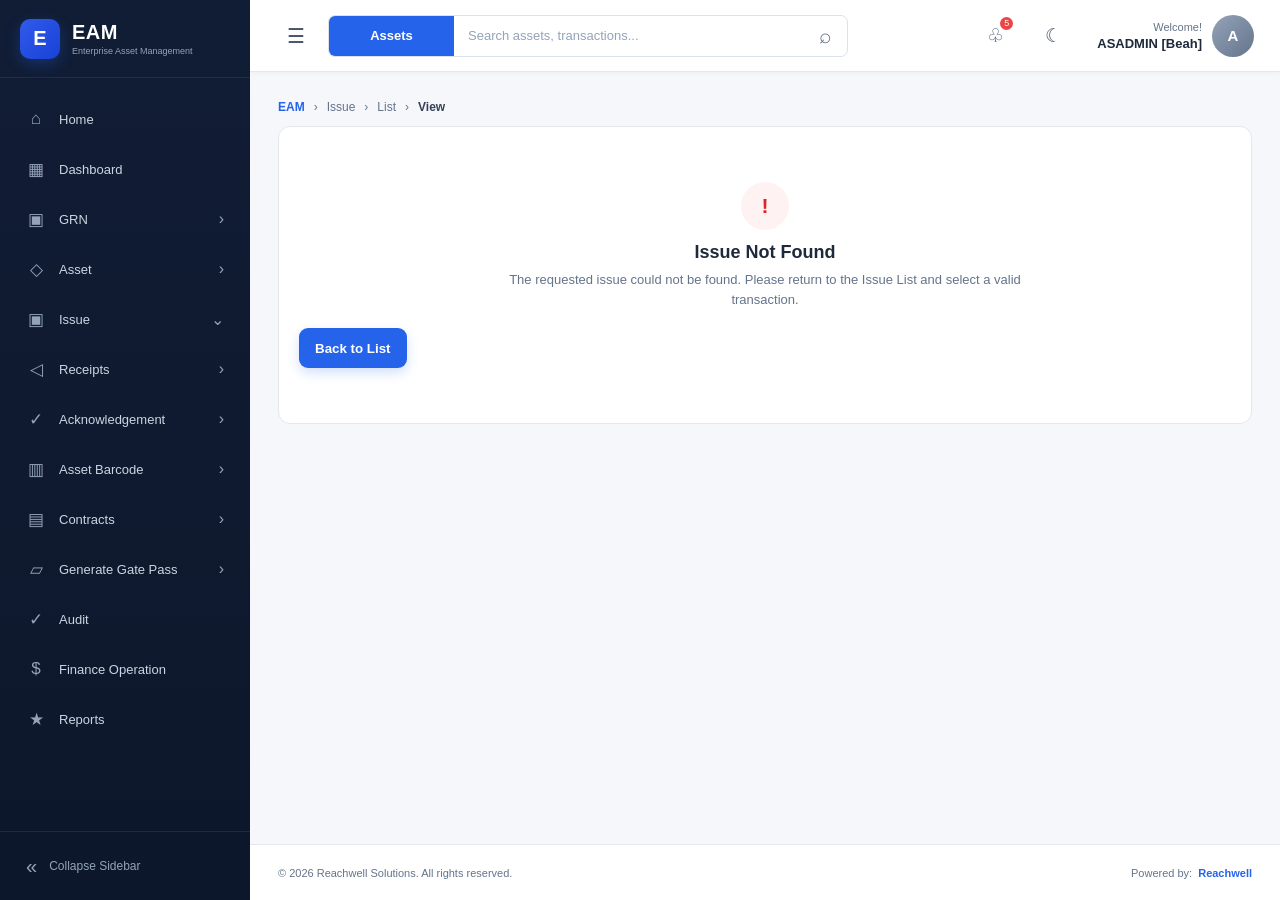
<file: Issue/issue-view.html>
<!DOCTYPE html>
<html lang="en">
<head>
<meta charset="UTF-8">
<meta name="viewport" content="width=device-width, initial-scale=1.0">
<title>Issue Details - EAM</title>
<link rel="stylesheet" href="./css/style.css">
<style>
/* =========================================================
   MODERN ISSUE DETAILS
   Existing data flow and JavaScript behaviour preserved.
========================================================= */

.details-page{
    max-width:1500px;
    margin:0 auto;
    color:#0f172a;
}
.details-page *{box-sizing:border-box}

/* ---------- Page header ---------- */
.details-hero{
    display:flex;
    align-items:flex-end;
    justify-content:space-between;
    gap:20px;
    margin-bottom:22px;
}
.details-hero-content{min-width:0}
.details-hero h1{
    margin:0;
    color:#0f172a;
    font-size:28px;
    line-height:1.2;
    letter-spacing:-.02em;
}
.details-hero p{
    margin:7px 0 0;
    color:#64748b;
    font-size:13px;
}
.back-btn{
    min-height:40px;
    padding:0 16px;
    border:1px solid #cbd5e1;
    border-radius:10px;
    background:#fff;
    color:#1e3a5f;
    font-size:13px;
    font-weight:700;
    cursor:pointer;
    transition:.2s ease;
    white-space:nowrap;
}
.back-btn:hover{
    background:#f8fafc;
    border-color:#94a3b8;
    transform:translateY(-1px);
}

/* ---------- Main cards ---------- */
.details-card{
    overflow:hidden;
    margin-bottom:18px;
    border:1px solid #dbe4ef;
    border-radius:16px;
    background:#fff;
    box-shadow:0 5px 20px rgba(15,23,42,.055);
}
.details-card-header{
    display:flex;
    align-items:center;
    justify-content:space-between;
    gap:16px;
    padding:17px 20px;
    border-bottom:1px solid #e8eef5;
    background:linear-gradient(180deg,#ffffff 0%,#f8fbff 100%);
}
.header-left{
    display:flex;
    align-items:center;
    gap:12px;
    min-width:0;
}
.header-icon{
    width:42px;
    height:42px;
    flex:0 0 42px;
    display:grid;
    place-items:center;
    border:1px solid #bfdbfe;
    border-radius:11px;
    background:#eff6ff;
    color:#2563eb;
    font-size:18px;
    font-weight:800;
}
.section-label{
    display:block;
    margin-bottom:4px;
    color:#64748b;
    font-size:10px;
    font-weight:800;
    letter-spacing:.09em;
}
.details-card-header h2{
    margin:0;
    color:#0f172a;
    font-size:18px;
}
.status-badge{
    display:inline-flex;
    align-items:center;
    gap:6px;
    padding:8px 12px;
    border-radius:999px;
    font-size:11px;
    font-weight:800;
    white-space:nowrap;
}
.status-badge.returnable{
    background:#dcfce7;
    color:#166534;
    border:1px solid #bbf7d0;
}
.status-badge.non-returnable{
    background:#f1f5f9;
    color:#475569;
    border:1px solid #e2e8f0;
}

/* ---------- At a glance ---------- */
.at-a-glance{
    display:grid;
    grid-template-columns:1.1fr 1fr 1.55fr 1fr;
    gap:12px;
    padding:16px 20px;
    border-bottom:1px solid #e8eef5;
    background:#f8fafc;
}
.glance-card{
    min-height:90px;
    padding:14px 15px;
    border:1px solid #dbe4ef;
    border-radius:12px;
    background:#fff;
}
.glance-card.primary{
    border-color:#bfdbfe;
    background:#eff6ff;
}
.glance-card.success{
    border-color:#bbf7d0;
    background:#f0fdf4;
}
.glance-card.warning{
    border-color:#fde68a;
    background:#fffbeb;
}
.glance-label{
    display:block;
    margin-bottom:7px;
    color:#64748b;
    font-size:10px;
    font-weight:800;
    letter-spacing:.07em;
    text-transform:uppercase;
}
.glance-card.primary .glance-label{color:#2563eb}
.glance-card.success .glance-label{color:#15803d}
.glance-card.warning .glance-label{color:#b45309}
.glance-value{
    display:block;
    color:#0f172a;
    font-size:14px;
    font-weight:800;
    line-height:1.45;
    word-break:break-word;
}
.glance-card.primary .glance-value{color:#1d4ed8}
.glance-card.success .glance-value{color:#166534}
.glance-card.warning .glance-value{color:#92400e}

.period-value{
    display:flex;
    align-items:center;
    flex-wrap:wrap;
    gap:7px;
}
.period-arrow{
    color:#94a3b8;
    font-size:16px;
}
.issue-type-badge{
    display:inline-flex;
    align-items:center;
    gap:6px;
    padding:5px 9px;
    border:1px solid #bfdbfe;
    border-radius:999px;
    background:#dbeafe;
    color:#1d4ed8;
    font-size:11px;
    font-weight:800;
}

/* ---------- Transaction details ---------- */
.details-grid{
    display:grid;
    grid-template-columns:repeat(4,1fr);
    gap:1px;
    background:#e8eef5;
}
.detail-item{
    min-height:74px;
    padding:15px 17px;
    background:#fff;
}
.detail-label{
    display:block;
    margin-bottom:6px;
    color:#64748b;
    font-size:11px;
    font-weight:700;
}
.detail-item strong{
    display:block;
    color:#1e293b;
    font-size:13px;
    line-height:1.45;
    word-break:break-word;
}

/* ---------- Section heading ---------- */
.info-section{padding:20px}
.info-section-heading{
    display:flex;
    align-items:center;
    gap:10px;
    margin-bottom:14px;
}
.info-section-icon{
    width:34px;
    height:34px;
    display:grid;
    place-items:center;
    border-radius:9px;
    background:#f1f5f9;
    color:#475569;
    font-size:15px;
    font-weight:800;
}
.info-title{
    margin:0;
    color:#0f172a;
    font-size:16px;
}
.info-subtitle{
    margin:3px 0 0;
    color:#64748b;
    font-size:11px;
}

/* ---------- Assignment ---------- */
.assignment-grid{
    display:grid;
    grid-template-columns:repeat(3,1fr);
    gap:11px;
}
.info-box{
    min-height:72px;
    padding:13px 14px;
    border:1px solid #e2e8f0;
    border-radius:11px;
    background:#f8fafc;
}
.info-box.emphasis{
    border-color:#bfdbfe;
    background:#f8fbff;
}
.info-box .label{
    display:block;
    margin-bottom:5px;
    color:#64748b;
    font-size:10px;
    font-weight:800;
    letter-spacing:.04em;
    text-transform:uppercase;
}
.info-box .value{
    display:block;
    color:#1e293b;
    font-size:13px;
    font-weight:700;
    line-height:1.45;
    word-break:break-word;
}
.remarks-box{
    margin-top:13px;
    padding:14px;
    border:1px solid #e2e8f0;
    border-radius:11px;
    background:#fff;
}
.remarks-box p{
    margin:5px 0 0;
    color:#475569;
    font-size:13px;
    line-height:1.6;
    white-space:pre-wrap;
}

/* ---------- Assets ---------- */
.assets-header{
    display:flex;
    align-items:center;
    justify-content:space-between;
    gap:12px;
    padding:17px 20px;
    border-bottom:1px solid #e8eef5;
}
.assets-header-left{
    display:flex;
    align-items:center;
    gap:11px;
}
.assets-header-icon{
    width:36px;
    height:36px;
    display:grid;
    place-items:center;
    border-radius:9px;
    background:#eff6ff;
    color:#2563eb;
    font-weight:800;
}
.assets-header h2{
    margin:0;
    color:#0f172a;
    font-size:17px;
}
.assets-header p{
    margin:3px 0 0;
    color:#64748b;
    font-size:11px;
}
.asset-count{
    padding:7px 11px;
    border:1px solid #bfdbfe;
    border-radius:999px;
    background:#eff6ff;
    color:#1d4ed8;
    font-size:11px;
    font-weight:800;
    white-space:nowrap;
}

/* ---------- Asset cards ---------- */
.asset-list{
    display:grid;
    gap:12px;
    padding:16px 20px;
}
.asset-card{
    overflow:hidden;
    border:1px solid #dbe4ef;
    border-radius:13px;
    background:#fff;
}
.asset-card-top{
    display:flex;
    align-items:flex-start;
    justify-content:space-between;
    gap:15px;
    padding:15px;
    background:linear-gradient(180deg,#f8fbff 0%,#fff 100%);
    border-bottom:1px solid #e8eef5;
}
.asset-title-group{
    display:flex;
    align-items:flex-start;
    gap:11px;
    min-width:0;
}
.asset-icon{
    width:40px;
    height:40px;
    flex:0 0 40px;
    display:grid;
    place-items:center;
    border-radius:10px;
    background:#e0f2fe;
    color:#0369a1;
    font-size:18px;
    font-weight:800;
}
.asset-title-group h3{
    margin:0;
    color:#0f172a;
    font-size:15px;
}
.asset-title-group p{
    margin:4px 0 0;
    color:#64748b;
    font-size:11px;
}
.asset-tag-pill{
    display:inline-flex;
    align-items:center;
    margin-top:6px;
    padding:4px 8px;
    border:1px solid #bfdbfe;
    border-radius:6px;
    background:#eff6ff;
    color:#1d4ed8;
    font-size:10px;
    font-weight:800;
}
.asset-status{
    display:inline-flex;
    align-items:center;
    gap:5px;
    padding:6px 9px;
    border-radius:999px;
    font-size:10px;
    font-weight:800;
    white-space:nowrap;
}
.asset-status.yes{
    border:1px solid #bbf7d0;
    background:#dcfce7;
    color:#166534;
}
.asset-status.no{
    border:1px solid #fecaca;
    background:#fef2f2;
    color:#b91c1c;
}
.asset-key-grid{
    display:grid;
    grid-template-columns:repeat(4,1fr);
    gap:10px;
    padding:14px 15px;
}
.asset-key-item{
    min-height:62px;
    padding:11px;
    border:1px solid #e2e8f0;
    border-radius:9px;
    background:#f8fafc;
}
.asset-key-item.highlight{
    border-color:#bfdbfe;
    background:#eff6ff;
}
.asset-key-item .label{
    display:block;
    margin-bottom:4px;
    color:#64748b;
    font-size:10px;
    font-weight:800;
    text-transform:uppercase;
}
.asset-key-item .value{
    color:#0f172a;
    font-size:12px;
    font-weight:800;
    line-height:1.4;
    word-break:break-word;
}
.asset-key-item.highlight .value{color:#1d4ed8}

.asset-more{
    border-top:1px solid #e8eef5;
}
.asset-more summary{
    padding:11px 15px;
    color:#475569;
    font-size:11px;
    font-weight:800;
    cursor:pointer;
    list-style:none;
    user-select:none;
}
.asset-more summary::-webkit-details-marker{display:none}
.asset-more summary::before{
    content:"+";
    display:inline-grid;
    width:19px;
    height:19px;
    margin-right:7px;
    place-items:center;
    border-radius:5px;
    background:#f1f5f9;
    color:#475569;
}
.asset-more[open] summary::before{content:"−"}
.asset-more-content{
    padding:0 15px 15px;
}
.asset-extra-grid{
    display:grid;
    grid-template-columns:repeat(3,1fr);
    gap:10px;
}
.asset-extra-item{
    padding:10px 11px;
    border:1px solid #e2e8f0;
    border-radius:8px;
    background:#fff;
}
.asset-extra-item .label{
    display:block;
    margin-bottom:4px;
    color:#64748b;
    font-size:10px;
    font-weight:700;
}
.asset-extra-item .value{
    color:#334155;
    font-size:12px;
    font-weight:600;
    line-height:1.45;
    word-break:break-word;
}
.location-box{
    margin:0 15px 15px;
    padding:12px 14px;
    border:1px solid #dbeafe;
    border-radius:10px;
    background:#eff6ff;
}
.location-box .detail-label{
    margin-bottom:4px;
    color:#1d4ed8;
}
.location-box strong{
    color:#1e40af;
    font-size:12px;
    line-height:1.5;
}

/* ---------- Empty / error ---------- */
.empty-state{
    padding:55px 20px;
    text-align:center;
    background:#fff;
}
.empty-icon{
    width:48px;
    height:48px;
    margin:0 auto 12px;
    display:grid;
    place-items:center;
    border-radius:50%;
    background:#fef2f2;
    color:#dc2626;
    font-size:21px;
    font-weight:800;
}
.empty-state h2{
    margin:0;
    color:#1e293b;
    font-size:18px;
}
.empty-state p{
    max-width:520px;
    margin:7px auto 18px;
    color:#64748b;
    font-size:13px;
    line-height:1.55;
}
.primary-button{
    height:40px;
    padding:0 16px;
    border:0;
    border-radius:9px;
    background:#2563eb;
    color:#fff;
    font-weight:700;
    cursor:pointer;
}
.bottom-actions{
    display:flex;
    justify-content:flex-end;
    margin-top:3px;
    padding-bottom:20px;
}

/* ---------- Responsive ---------- */
@media(max-width:1100px){
    .at-a-glance{grid-template-columns:repeat(2,1fr)}
    .details-grid{grid-template-columns:repeat(2,1fr)}
    .assignment-grid{grid-template-columns:repeat(2,1fr)}
    .asset-key-grid{grid-template-columns:repeat(2,1fr)}
    .asset-extra-grid{grid-template-columns:repeat(2,1fr)}
}
@media(max-width:700px){
    .details-hero{
        align-items:flex-start;
        flex-direction:column;
    }
    .details-hero .back-btn{width:100%}
    .at-a-glance,
    .details-grid,
    .assignment-grid,
    .asset-key-grid,
    .asset-extra-grid{
        grid-template-columns:1fr;
    }
    .details-card-header,
    .assets-header{
        align-items:flex-start;
        flex-direction:column;
    }
    .status-badge,
    .asset-count{align-self:flex-start}
    .asset-card-top{
        flex-direction:column;
    }
    .bottom-actions{
        justify-content:flex-start;
    }
    .bottom-actions .back-btn{width:100%}
}
</style>
</head>
<body>
<div id="sidebar"></div>
<div class="main-content">
<div id="header"></div>
<main class="page-content">
<div class="details-page">

<div class="page-breadcrumb">
<span>EAM</span><span>›</span><span>Issue</span><span>›</span><span>List</span><span>›</span><strong>View</strong>
</div>

<div class="details-hero">
    <div class="details-hero-content">
        <h1>Issue Details</h1>
        <p>Everything you need to understand this asset issue at a glance.</p>
    </div>
    <button class="back-btn" onclick="goBackToList()">← Back to List</button>
</div>

<section class="details-card">

    <div class="details-card-header">
        <div class="header-left">
            <div class="header-icon">✓</div>
            <div>
                <span class="section-label">ISSUE TRANSACTION</span>
                <h2 id="transactionNumber">--</h2>
            </div>
        </div>

        <span class="status-badge" id="returnableBadge">--</span>
    </div>

    <!-- Quick information users need first -->
    <div class="at-a-glance">

        <div class="glance-card primary">
            <span class="glance-label">Transaction No</span>
            <strong class="glance-value" id="transactionNumberHighlight">--</strong>
        </div>

        <div class="glance-card">
            <span class="glance-label">Issue Asset To</span>
            <span class="glance-value">
                <span class="issue-type-badge" id="issueTypeHighlight">--</span>
            </span>
        </div>

        <div class="glance-card primary">
            <span class="glance-label">Issued To</span>
            <strong class="glance-value" id="issuedToHighlight">--</strong>
        </div>

        <div class="glance-card warning">
            <span class="glance-label">Issue Period</span>
            <div class="period-value">
                <strong class="glance-value" id="fromDateHighlight">--</strong>
                <span class="period-arrow">→</span>
                <strong class="glance-value" id="toDateHighlight">--</strong>
            </div>
        </div>

    </div>

    <div class="details-grid">
        <div class="detail-item">
            <span class="detail-label">Transaction Date</span>
            <strong id="transactionDate">--</strong>
        </div>

        <div class="detail-item">
            <span class="detail-label">From Date</span>
            <strong id="fromDate">--</strong>
        </div>

        <div class="detail-item">
            <span class="detail-label">To Date</span>
            <strong id="toDate">--</strong>
        </div>

        <div class="detail-item">
            <span class="detail-label">Created By</span>
            <strong id="createdBy">--</strong>
        </div>
    </div>

</section>

<section class="details-card">

    <div class="assets-header">

        <div class="assets-header-left">
            <div class="assets-header-icon">◇</div>
            <div>
                <span class="section-label">ASSET INFORMATION</span>
                <h2>Issued Assets</h2>
                <p>Review the important information for every issued asset.</p>
            </div>
        </div>

        <span class="asset-count" id="assetCount">0 Assets</span>

    </div>

    <div id="assetContent"></div>

</section>

<div class="bottom-actions">
  <button class="back-btn" onclick="goBackToList()">← Back to List</button>
</div>

</div>
</main>
<div id="footer"></div>
</div>

<script src="./js/layout.js"></script>
<script src="./js/issue.js"></script>
<script>
function getIssueId(){
  return new URLSearchParams(window.location.search).get("id");
}

function showValue(value){
  if(value===null || value===undefined || String(value).trim()==="") return "Not available";
  return String(value);
}

function setText(id,value){
  const el=document.getElementById(id);
  if(el) el.textContent=showValue(value);
}

function formatDate(value){
  if(!value) return "Not available";
  const raw=String(value);
  const datePart=raw.includes("T") ? raw.split("T")[0] : raw;
  const parts=datePart.split("-");
  if(parts.length===3 && parts[0].length===4) return `${parts[2]}-${parts[1]}-${parts[0]}`;
  return raw;
}

function getAssets(issue){
  if(Array.isArray(issue.assets) && issue.assets.length) return issue.assets;
  if(issue.asset) return [issue.asset];
  return [];
}

function renderAssets(issue){
    const assets = getAssets(issue);
    const countEl = document.getElementById("assetCount");
    const container = document.getElementById("assetContent");

    countEl.textContent = `${assets.length} ${assets.length === 1 ? "Asset" : "Assets"}`;

    if(!assets.length){
        container.innerHTML = `
            <div class="empty-state">
                <div class="empty-icon">!</div>
                <h2>No asset information</h2>
                <p>No issued asset details are available for this transaction.</p>
            </div>
        `;
        return;
    }

    container.innerHTML = `
        <div class="asset-list">
            ${assets.map((asset, index) => {

                const returned = String(asset.returned || "").toLowerCase() === "yes";

                return `
                    <article class="asset-card">

                        <div class="asset-card-top">

                            <div class="asset-title-group">

                                <div class="asset-icon">◇</div>

                                <div>
                                    <h3>${escapeHtml(showValue(asset.assetName))}</h3>

                                    <p>
                                        Asset ${index + 1} of ${assets.length}
                                    </p>

                                    <span class="asset-tag-pill">
                                        ${escapeHtml(showValue(asset.assetTag))}
                                    </span>
                                </div>

                            </div>

                            <span class="asset-status ${returned ? "yes" : "no"}">
                                ${returned ? "● Returned" : "● Not Returned"}
                            </span>

                        </div>

                        <div class="asset-key-grid">

                            <div class="asset-key-item">
                                <span class="label">Asset Name</span>
                                <span class="value">
                                    ${escapeHtml(showValue(asset.assetName))}
                                </span>
                            </div>

                            <div class="asset-key-item highlight">
                                <span class="label">Asset Tag</span>
                                <span class="value">
                                    ${escapeHtml(showValue(asset.assetTag))}
                                </span>
                            </div>

                            <div class="asset-key-item">
                                <span class="label">Serial No</span>
                                <span class="value">
                                    ${escapeHtml(showValue(asset.serialNo))}
                                </span>
                            </div>

                            <div class="asset-key-item">
                                <span class="label">Model</span>
                                <span class="value">
                                    ${escapeHtml(showValue(asset.model))}
                                </span>
                            </div>

                        </div>

                        <details class="asset-more">

                            <summary>View more asset information</summary>

                            <div class="asset-more-content">

                                <div class="asset-extra-grid">

                                    <div class="asset-extra-item">
                                        <span class="label">Manufacturer</span>
                                        <span class="value">
                                            ${escapeHtml(showValue(asset.manufacturer))}
                                        </span>
                                    </div>

                                    <div class="asset-extra-item">
                                        <span class="label">Description</span>
                                        <span class="value">
                                            ${escapeHtml(showValue(asset.description))}
                                        </span>
                                    </div>

                                    <div class="asset-extra-item">
                                        <span class="label">Return Status</span>
                                        <span class="value">
                                            ${escapeHtml(showValue(asset.returned))}
                                        </span>
                                    </div>

                                </div>

                            </div>

                        </details>

                        <div class="location-box">
                            <span class="detail-label">Asset Location</span>
                            <strong>
                                ${escapeHtml(showValue(asset.location))}
                            </strong>
                        </div>

                    </article>
                `;
            }).join("")}
        </div>
    `;
}

function loadIssue(){
  const issueId=getIssueId();
  const issue=typeof issueData!=="undefined" ? issueData[issueId] : null;

  if(!issue){
    document.querySelector(".details-page").innerHTML=`
      <div class="page-breadcrumb"><span>EAM</span><span>›</span><span>Issue</span><span>›</span><span>List</span><span>›</span><strong>View</strong></div>
      <div class="empty-state">
        <div class="empty-icon">!</div>
        <h2>Issue Not Found</h2>
        <p>The requested issue could not be found. Please return to the Issue List and select a valid transaction.</p>
        <button class="primary-button" onclick="goBackToList()">Back to List</button>
      </div>`;
    return;
  }

  const issuedToValue = issue.issuedTo || issue.custodian || issue.employee || issue.supplier;
  const issueTypeValue = issue.issueType || issue.issueAssetTo || "Not available";

  setText("transactionNumber",issue.transactionNo);
  setText("transactionNumberHighlight",issue.transactionNo);
  setText("transactionDate",issue.transactionDate);
  setText("issueTypeHighlight",issueTypeValue);
  setText("fromDateHighlight",formatDate(issue.fromDate));
  setText("toDateHighlight",formatDate(issue.toDate));
  setText("transactionDate",issue.transactionDate);
  setText("fromDate",formatDate(issue.fromDate));
  setText("toDate",formatDate(issue.toDate));
  setText("issuedTo",issuedToValue);
  setText("issuedToHighlight",issuedToValue);
  setText("createdBy",issue.createdBy);
  setText("remarks",issue.remarks);

  setText("department",issue.department);
  setText("departmentIncharge",issue.departmentIncharge);
  setText("employee",issue.employee);
  setText("assignmentLocation",issue.location);
  setText("custodian",issue.custodian);
  setText("custodianDepartment",issue.custodianDepartment);

  if(issue.supplier){
    document.getElementById("supplierInfoBox").style.display="";
    setText("supplier",issue.supplier);
  }

  const badge=document.getElementById("returnableBadge");
  const returnable=String(issue.returnable||"").toLowerCase()==="yes";
  badge.textContent=returnable ? "● Returnable" : "● Non-returnable";
  badge.classList.add(returnable ? "returnable" : "non-returnable");

  renderAssets(issue);
}

function goBackToList(){
  window.location.href="issue-list.html";
}

function escapeHtml(value){
  if(value===null || value===undefined) return "";
  return String(value)
    .replace(/&/g,"&amp;")
    .replace(/</g,"&lt;")
    .replace(/>/g,"&gt;")
    .replace(/"/g,"&quot;")
    .replace(/'/g,"&#039;");
}

loadIssue();
</script>
</body>
</html>
</file>
<file: Issue/css/style.css>
/* =====================================================
   GLOBAL
===================================================== */

* {
    margin: 0;
    padding: 0;
    box-sizing: border-box;
}


html,
body {
    width: 100%;
    min-height: 100%;
}


body {
    font-family:
        "Segoe UI",
        Arial,
        sans-serif;

    background: #f5f7fb;

    color: #1e293b;

    font-size: 14px;
}


/* =====================================================
   SIDEBAR
===================================================== */

.sidebar {
    position: fixed;

    top: 0;
    left: 0;

    width: 250px;
    height: 100vh;

    background:
        linear-gradient(
            180deg,
            #111d35 0%,
            #0d172b 100%
        );

    color: #ffffff;

    display: flex;
    flex-direction: column;

    z-index: 1000;

    transition:
        width 0.25s ease;
}


/* =====================================================
   LOGO
===================================================== */

.sidebar-logo {
    height: 78px;

    padding: 0 20px;

    display: flex;
    align-items: center;

    gap: 12px;

    border-bottom:
        1px solid rgba(255, 255, 255, 0.08);
}


.logo-mark {
    width: 40px;
    height: 40px;

    border-radius: 10px;

    display: flex;
    align-items: center;
    justify-content: center;

    background:
        linear-gradient(
            135deg,
            #315bea,
            #1941d7
        );

    font-size: 20px;
    font-weight: 700;

    box-shadow:
        0 5px 15px rgba(37, 99, 235, 0.3);
}


.logo-text h2 {
    font-size: 20px;

    font-weight: 700;

    letter-spacing: 0.5px;
}


.logo-text span {
    display: block;

    margin-top: 2px;

    color: #94a3b8;

    font-size: 9px;

    white-space: nowrap;
}


/* =====================================================
   SIDEBAR MENU
===================================================== */

.sidebar-menu {
    flex: 1;

    padding:
        18px 12px;

    overflow-y: auto;
}


.menu-item {
    width: 100%;

    min-height: 46px;

    padding:
        0 14px;

    margin-bottom: 4px;

    border: none;

    border-radius: 8px;

    display: flex;
    align-items: center;

    gap: 13px;

    color: #cbd5e1;

    background: transparent;

    text-decoration: none;

    cursor: pointer;

    font-family: inherit;

    font-size: 13px;

    transition:
        background 0.2s ease,
        color 0.2s ease,
        transform 0.2s ease;
}


.menu-item:hover {
    background:
        rgba(255, 255, 255, 0.07);

    color: #ffffff;
}


.menu-item.active {
    background:
        linear-gradient(
            90deg,
            #315bea,
            #2850e5
        );

    color: #ffffff;

    box-shadow:
        0 5px 15px
        rgba(37, 99, 235, 0.2);
}


/* =====================================================
   ICON
===================================================== */

.menu-icon {
    width: 20px;

    min-width: 20px;

    display: flex;
    justify-content: center;
    align-items: center;

    font-size: 17px;

    color: #94a3b8;
}


.menu-item.active .menu-icon {
    color: #ffffff;
}


.menu-arrow {
    margin-left: auto;

    color: #94a3b8;

    font-size: 16px;
}


.menu-item.active .menu-arrow {
    color: #ffffff;
}


/* =====================================================
   ISSUE MENU
===================================================== */

.menu-group {
    width: 100%;
}


.menu-parent {
    text-align: left;
}


.menu-parent.expanded {
    background:
        rgba(37, 99, 235, 0.15);

    color: #ffffff;
}


.menu-parent.expanded .menu-arrow {
    transform: rotate(180deg);
}


/* =====================================================
   SUBMENU
===================================================== */

.submenu {
    display: none;

    margin-left: 20px;

    padding-left: 16px;

    border-left:
        1px solid
        rgba(148, 163, 184, 0.25);
}


.submenu.open {
    display: block;
}


.submenu-item {
    position: relative;

    height: 42px;

    display: flex;
    align-items: center;

    gap: 10px;

    padding-left: 12px;

    color: #94a3b8;

    text-decoration: none;

    font-size: 13px;

    border-radius: 6px;

    transition: 0.2s;
}


.submenu-item:hover {
    color: #ffffff;

    background:
        rgba(255, 255, 255, 0.05);
}


.submenu-item.active {
    color: #ffffff;

    background:
        rgba(37, 99, 235, 0.2);
}


.submenu-dot {
    width: 5px;
    height: 5px;

    border-radius: 50%;

    background: #64748b;
}


.submenu-item.active .submenu-dot {
    background: #3b82f6;

    box-shadow:
        0 0 8px
        rgba(59, 130, 246, 0.8);
}


/* =====================================================
   SIDEBAR FOOTER
===================================================== */

.sidebar-footer {
    padding: 12px;

    border-top:
        1px solid
        rgba(255, 255, 255, 0.08);
}


.collapse-button {
    width: 100%;

    height: 44px;

    border: none;

    background: transparent;

    color: #94a3b8;

    display: flex;
    align-items: center;

    gap: 12px;

    padding: 0 14px;

    border-radius: 8px;

    cursor: pointer;

    font-family: inherit;

    font-size: 12px;
}


.collapse-button:hover {
    background:
        rgba(255, 255, 255, 0.06);

    color: #ffffff;
}


.collapse-icon {
    font-size: 20px;
}


/* =====================================================
   MAIN CONTENT
===================================================== */

.main-content {
    margin-left: 250px;

    min-height: 100vh;

    display: flex;
    flex-direction: column;

    transition:
        margin-left 0.25s ease;
}


/* =====================================================
   HEADER
===================================================== */

.header {
    height: 72px;

    width: 100%;

    background: #ffffff;

    border-bottom:
        1px solid #e5e7eb;

    display: flex;

    align-items: center;

    justify-content: space-between;

    padding:
        0 26px;

    position: sticky;

    top: 0;

    z-index: 500;

    box-shadow:
        0 1px 4px
        rgba(15, 23, 42, 0.04);
}


/* =====================================================
   HEADER LEFT
===================================================== */

.header-left {
    display: flex;

    align-items: center;

    gap: 18px;
}


.header-menu-button {
    width: 40px;
    height: 40px;

    border: none;

    background: transparent;

    border-radius: 8px;

    font-size: 20px;

    color: #475569;

    cursor: pointer;
}


.header-menu-button:hover {
    background: #f1f5f9;
}


/* =====================================================
   SEARCH
===================================================== */

.header-search {
    height: 42px;

    width: 520px;

    border:
        1px solid #dbe2ea;

    border-radius: 7px;

    display: flex;

    align-items: center;

    overflow: hidden;

    background: #ffffff;
}


.search-module {
    height: 100%;

    width: 125px;

    border: none;

    background:
        #2563eb;

    color: white;

    font-weight: 600;

    font-size: 13px;

    cursor: pointer;
}


.header-search input {
    flex: 1;

    height: 100%;

    border: none;

    outline: none;

    padding:
        0 14px;

    color: #334155;

    font-size: 13px;
}


.header-search input::placeholder {
    color: #94a3b8;
}


.search-icon {
    padding: 0 15px;

    font-size: 21px;

    color: #64748b;
}


/* =====================================================
   HEADER RIGHT
===================================================== */

.header-right {
    display: flex;

    align-items: center;

    gap: 20px;
}


.notification-button,
.theme-button {
    position: relative;

    width: 38px;
    height: 38px;

    border: none;

    background: transparent;

    border-radius: 50%;

    font-size: 19px;

    color: #475569;

    cursor: pointer;
}


.notification-button:hover,
.theme-button:hover {
    background: #f1f5f9;
}


.notification-count {
    position: absolute;

    top: -2px;
    right: -1px;

    width: 17px;
    height: 17px;

    border-radius: 50%;

    background: #ef4444;

    color: white;

    font-size: 9px;

    display: flex;

    align-items: center;

    justify-content: center;

    border:
        2px solid white;
}


/* =====================================================
   USER PROFILE
===================================================== */

.user-profile {
    display: flex;

    align-items: center;

    gap: 10px;

    padding-left: 5px;
}


.user-details {
    text-align: right;
}


.welcome-text {
    display: block;

    font-size: 11px;

    color: #64748b;

    margin-bottom: 2px;
}


.user-details strong {
    font-size: 13px;

    color: #1e293b;
}


.user-avatar {
    width: 42px;
    height: 42px;

    border-radius: 50%;

    display: flex;

    align-items: center;

    justify-content: center;

    background:
        linear-gradient(
            135deg,
            #94a3b8,
            #64748b
        );

    color: white;

    font-weight: 700;

    font-size: 15px;
}


/* =====================================================
   PAGE CONTENT
===================================================== */

.page-content {
    flex: 1;

    padding:
        28px;
}


/* =====================================================
   PAGE HEADING
===================================================== */

.page-heading {
    margin-bottom: 24px;
}


.page-heading h1 {
    font-size: 24px;

    color: #0f172a;

    margin-bottom: 5px;
}


.page-heading p {
    color: #64748b;

    font-size: 13px;
}


/* =====================================================
   WELCOME CARD
===================================================== */

.welcome-card {
    background: white;

    border:
        1px solid #e5e7eb;

    border-radius: 12px;

    padding: 28px;

    display: flex;

    align-items: center;

    gap: 18px;

    box-shadow:
        0 4px 15px
        rgba(15, 23, 42, 0.04);
}


.welcome-icon {
    width: 50px;
    height: 50px;

    border-radius: 12px;

    background:
        #eaf1ff;

    color: #2563eb;

    display: flex;

    align-items: center;

    justify-content: center;

    font-size: 22px;

    font-weight: 700;
}


.welcome-card h2 {
    font-size: 18px;

    margin-bottom: 5px;

    color: #0f172a;
}


.welcome-card p {
    color: #64748b;

    font-size: 13px;
}


/* =====================================================
   FOOTER
===================================================== */

.footer {
    height: 56px;

    background: white;

    border-top:
        1px solid #e5e7eb;

    display: flex;

    align-items: center;

    justify-content: space-between;

    padding:
        0 28px;

    color: #64748b;

    font-size: 11px;
}


.footer strong {
    color: #2563eb;

    margin-left: 3px;
}


/* =====================================================
   COLLAPSED SIDEBAR
===================================================== */

.sidebar-collapsed .sidebar {
    width: 72px;
}


.sidebar-collapsed .main-content {
    margin-left: 72px;
}


.sidebar-collapsed .logo-text {
    display: none;
}


.sidebar-collapsed .menu-text {
    display: none;
}


.sidebar-collapsed .menu-arrow {
    display: none;
}


.sidebar-collapsed .menu-item {
    justify-content: center;

    padding: 0;
}


.sidebar-collapsed .collapse-button {
    justify-content: center;

    padding: 0;
}


.sidebar-collapsed .submenu {
    display: none !important;
}


.sidebar-collapsed .sidebar-logo {
    justify-content: center;

    padding: 0;
}


/* =====================================================
   RESPONSIVE
===================================================== */

@media (max-width: 1000px) {

    .header-search {
        width: 350px;
    }

}


@media (max-width: 768px) {

    .sidebar {
        width: 72px;
    }


    .main-content {
        margin-left: 72px;
    }


    .logo-text,
    .menu-text,
    .menu-arrow {
        display: none;
    }


    .menu-item {
        justify-content: center;

        padding: 0;
    }


    .sidebar-logo {
        justify-content: center;

        padding: 0;
    }


    .collapse-button {
        justify-content: center;

        padding: 0;
    }


    .header-search {
        width: 250px;
    }


    .user-details {
        display: none;
    }
}

    /* =====================================================
   ISSUE LIST PAGE
===================================================== */

.page-breadcrumb {

    display: flex;

    align-items: center;

    gap: 9px;

    margin-bottom: 12px;

    color: #64748b;

    font-size: 12px;
}


.page-breadcrumb span:first-child {

    color: #2563eb;

    font-weight: 600;
}


.page-breadcrumb strong {

    color: #334155;
}


.page-header {

    display: flex;

    align-items: center;

    justify-content: space-between;

    margin-bottom: 22px;
}


.page-header h1 {

    font-size: 25px;

    color: #0f172a;

    margin-bottom: 5px;
}


.page-header p {

    color: #64748b;

    font-size: 13px;
}


/* =====================================================
   BUTTONS
===================================================== */

.primary-button {

    height: 42px;

    padding: 0 18px;

    border: none;

    border-radius: 8px;

    background:
        linear-gradient(
            135deg,
            #315bea,
            #2146d5
        );

    color: white;

    font-weight: 600;

    cursor: pointer;

    display: flex;

    align-items: center;

    gap: 8px;

    box-shadow:
        0 5px 12px
        rgba(37,99,235,0.2);

    transition: 0.2s;
}


.primary-button:hover {

    transform: translateY(-1px);

    box-shadow:
        0 8px 18px
        rgba(37,99,235,0.25);
}


.secondary-button {

    height: 42px;

    padding: 0 18px;

    border:
        1px solid #dbe2ea;

    border-radius: 8px;

    background: white;

    color: #334155;

    font-weight: 600;

    cursor: pointer;

    display: flex;

    align-items: center;

    gap: 8px;
}


.secondary-button:hover {

    background: #f8fafc;

    border-color: #cbd5e1;
}


/* =====================================================
   FILTER
===================================================== */

.filter-card {

    background: white;

    border:
        1px solid #e5e7eb;

    border-radius: 12px;

    padding: 20px;

    display: flex;

    align-items: flex-end;

    gap: 14px;

    margin-bottom: 20px;

    box-shadow:
        0 3px 12px
        rgba(15,23,42,0.035);
}


.filter-field {

    display: flex;

    flex-direction: column;

    gap: 7px;

    width: 270px;
}


.filter-search {

    width: 360px;
}


.filter-field label {

    font-size: 12px;

    color: #475569;

    font-weight: 600;
}


.filter-field select,
.filter-field input {

    height: 40px;

    border:
        1px solid #dbe2ea;

    border-radius: 7px;

    padding: 0 12px;

    outline: none;

    color: #334155;

    background: white;
}


.filter-field select:focus,
.filter-field input:focus {

    border-color: #315bea;

    box-shadow:
        0 0 0 3px
        rgba(49,91,234,0.08);
}


.filter-button {

    height: 40px;

    padding: 0 18px;

    border: none;

    border-radius: 7px;

    background: #315bea;

    color: white;

    font-weight: 600;

    cursor: pointer;
}


.reload-button {

    height: 40px;

    padding: 0 17px;

    border:
        1px solid #dbe2ea;

    border-radius: 7px;

    background: white;

    color: #334155;

    font-weight: 600;

    cursor: pointer;
}


.reload-button:hover {

    background: #f8fafc;
}


/* =====================================================
   TABLE CARD
===================================================== */

.table-card {

    background: white;

    border:
        1px solid #e5e7eb;

    border-radius: 12px;

    overflow: hidden;

    box-shadow:
        0 4px 15px
        rgba(15,23,42,0.04);
}


.table-header {

    min-height: 72px;

    padding: 0 20px;

    display: flex;

    align-items: center;

    justify-content: space-between;

    border-bottom:
        1px solid #edf0f4;
}


.table-header h2 {

    font-size: 16px;

    color: #0f172a;

    margin-bottom: 4px;
}


.table-header span {

    font-size: 11px;

    color: #94a3b8;
}


/* =====================================================
   TABLE
===================================================== */

.table-wrapper {

    width: 100%;

    overflow-x: auto;
}


table {

    width: 100%;

    border-collapse: collapse;

    min-width: 900px;
}


thead {

    background: #f8fafc;
}


th {

    height: 50px;

    padding: 0 15px;

    text-align: left;

    color: #475569;

    font-size: 11px;

    font-weight: 700;

    text-transform: uppercase;

    letter-spacing: 0.3px;

    border-bottom:
        1px solid #e5e7eb;
}


td {

    height: 58px;

    padding: 0 15px;

    color: #475569;

    font-size: 12px;

    border-bottom:
        1px solid #f1f5f9;
}


tbody tr {

    transition: 0.15s;
}


tbody tr:hover {

    background: #f8fbff;
}


.checkbox-column {

    width: 50px;

    text-align: center;
}


.action-column {

    width: 90px;

    text-align: center;
}


.transaction-link {

    color: #2563eb;

    font-weight: 600;

    cursor: pointer;
}


.transaction-link:hover {

    text-decoration: underline;
}


/* =====================================================
   ISSUE BADGES
===================================================== */

.issue-badge {

    display: inline-flex;

    align-items: center;

    padding: 5px 10px;

    border-radius: 20px;

    font-size: 10px;

    font-weight: 600;
}


.issue-badge.custodian {

    background: #eaf1ff;

    color: #315bea;
}


.issue-badge.location {

    background: #fff7e6;

    color: #b77900;
}


.issue-badge.employee {

    background: #eafaf2;

    color: #168354;
}


/* =====================================================
   VIEW BUTTON
===================================================== */

.view-button {

    width: 34px;
    height: 34px;

    border:
        1px solid #dbe2ea;

    border-radius: 7px;

    background: white;

    color: #315bea;

    cursor: pointer;

    font-size: 15px;

    transition: 0.2s;
}


.view-button:hover {

    background: #315bea;

    color: white;

    border-color: #315bea;

    transform: translateY(-1px);
}


/* =====================================================
   PAGINATION
===================================================== */

.pagination {

    min-height: 65px;

    padding: 0 20px;

    display: flex;

    align-items: center;

    justify-content: space-between;
}


.pagination-buttons {

    display: flex;

    gap: 5px;
}


.pagination-buttons button {

    width: 34px;
    height: 32px;

    border:
        1px solid #dbe2ea;

    border-radius: 6px;

    background: white;

    color: #64748b;

    cursor: pointer;
}


.pagination-buttons button:hover {

    background: #f1f5f9;
}


.pagination-buttons .active-page {

    background: #315bea;

    border-color: #315bea;

    color: white;
}


.pagination-info {

    color: #64748b;

    font-size: 11px;
}


/* =====================================================
   ISSUE DETAILS
===================================================== */

.details-card {

    background: white;

    border:
        1px solid #e5e7eb;

    border-radius: 12px;

    margin-bottom: 20px;

    padding: 24px;

    box-shadow:
        0 4px 15px
        rgba(15,23,42,0.04);
}


.details-card-header {

    display: flex;

    align-items: center;

    justify-content: space-between;

    padding-bottom: 20px;

    border-bottom:
        1px solid #edf0f4;

    margin-bottom: 20px;
}


.section-label {

    display: block;

    color: #94a3b8;

    font-size: 10px;

    font-weight: 700;

    letter-spacing: 0.8px;

    margin-bottom: 5px;
}


.details-card-header h2 {

    font-size: 20px;

    color: #0f172a;
}


/* =====================================================
   STATUS BADGE
===================================================== */

.status-badge {

    padding: 7px 13px;

    border-radius: 20px;

    font-size: 11px;

    font-weight: 700;
}


.status-badge.returnable {

    background: #eafaf2;

    color: #168354;
}


.status-badge.non-returnable {

    background: #fef2f2;

    color: #dc2626;
}


/* =====================================================
   DETAILS GRID
===================================================== */

.details-grid {

    display: grid;

    grid-template-columns:
        repeat(3, 1fr);

    gap: 20px;

    margin-bottom: 22px;
}


.detail-item {

    display: flex;

    flex-direction: column;

    gap: 6px;

    padding: 14px;

    background: #f8fafc;

    border-radius: 8px;
}


.detail-label {

    color: #94a3b8;

    font-size: 10px;

    font-weight: 600;

    text-transform: uppercase;

    letter-spacing: 0.3px;
}


.detail-item strong {

    color: #334155;

    font-size: 13px;

    line-height: 1.5;
}


/* =====================================================
   REMARKS
===================================================== */

.remarks-section {

    padding: 15px;

    background: #f8fafc;

    border-radius: 8px;
}


.remarks-section p {

    margin-top: 7px;

    color: #475569;

    font-size: 12px;
}


/* =====================================================
   ASSET SUMMARY
===================================================== */

.section-heading {

    margin-bottom: 18px;
}


.section-heading h2 {

    font-size: 18px;

    color: #0f172a;
}


.asset-summary {

    display: flex;

    align-items: center;

    gap: 14px;

    padding: 16px;

    margin-bottom: 20px;

    background:
        linear-gradient(
            135deg,
            #f5f8ff,
            #ffffff
        );

    border:
        1px solid #e3eaff;

    border-radius: 9px;
}


.asset-icon {

    width: 48px;
    height: 48px;

    border-radius: 10px;

    display: flex;

    align-items: center;

    justify-content: center;

    background: #eaf1ff;

    color: #315bea;

    font-size: 22px;
}


.asset-summary h3 {

    font-size: 16px;

    color: #0f172a;

    margin-bottom: 3px;
}


.asset-summary span {

    color: #64748b;

    font-size: 11px;
}


/* =====================================================
   ASSET DETAILS
===================================================== */

.asset-details-grid {

    display: grid;

    grid-template-columns:
        repeat(3, 1fr);

    gap: 1px;

    background: #e5e7eb;

    border:
        1px solid #e5e7eb;

    border-radius: 8px;

    overflow: hidden;
}


.asset-detail {

    min-height: 72px;

    padding: 14px;

    background: white;

    display: flex;

    flex-direction: column;

    gap: 7px;
}


.asset-detail span {

    color: #94a3b8;

    font-size: 10px;

    font-weight: 600;

    text-transform: uppercase;
}


.asset-detail strong {

    color: #334155;

    font-size: 12px;

    line-height: 1.5;
}


/* =====================================================
   LOCATION
===================================================== */

.location-box {

    margin-top: 15px;

    padding: 15px;

    border-radius: 8px;

    background: #f8fafc;

    display: flex;

    flex-direction: column;

    gap: 7px;
}


.location-box strong {

    color: #334155;

    font-size: 12px;

    line-height: 1.5;
}


/* =====================================================
   RETURNED
===================================================== */

.returned-status {

    display: inline-flex;

    width: fit-content;

    padding: 4px 9px;

    border-radius: 15px;

    font-size: 10px !important;
}


.returned-yes {

    background: #eafaf2;

    color: #168354 !important;
}


.returned-no {

    background: #fef2f2;

    color: #dc2626 !important;
}


/* =====================================================
   BOTTOM ACTION
===================================================== */

.bottom-actions {

    display: flex;

    justify-content: flex-start;

    margin-top: 5px;

    margin-bottom: 25px;
}


/* =====================================================
   EMPTY STATE
===================================================== */

.empty-state {

    background: white;

    border:
        1px solid #e5e7eb;

    border-radius: 12px;

    padding: 60px;

    text-align: center;
}


.empty-icon {

    width: 50px;
    height: 50px;

    margin: 0 auto 15px;

    border-radius: 50%;

    background: #fef2f2;

    color: #dc2626;

    display: flex;

    align-items: center;

    justify-content: center;

    font-size: 20px;

    font-weight: bold;
}


.empty-state h2 {

    margin-bottom: 8px;
}


.empty-state p {

    color: #64748b;

    margin-bottom: 20px;
}


/* =====================================================
   RESPONSIVE DETAILS
===================================================== */

@media (max-width: 900px) {

    .details-grid,
    .asset-details-grid {

        grid-template-columns:
            repeat(2, 1fr);

    }


    .filter-card {

        flex-wrap: wrap;

    }

}


@media (max-width: 600px) {

    .details-grid,
    .asset-details-grid {

        grid-template-columns: 1fr;

    }


    .page-header {

        align-items: flex-start;

        flex-direction: column;

        gap: 15px;

    }


    .filter-field,
    .filter-search {

        width: 100%;

    }


    .filter-button,
    .reload-button {

        width: 100%;

    }

}

/* =====================================================
   ISSUE CREATE PAGE
===================================================== */

.create-toolbar {
    background: #ffffff;

    border: 1px solid #e5e7eb;

    border-radius: 12px;

    padding: 18px;

    display: flex;

    align-items: flex-end;

    gap: 14px;

    margin-bottom: 20px;

    box-shadow:
        0 3px 12px
        rgba(15, 23, 42, 0.035);
}


/* Asset Select */

.asset-select-group {
    display: flex;

    align-items: center;

    gap: 8px;
}


.asset-select-group label {
    font-size: 13px;

    font-weight: 600;

    color: #334155;
}


.asset-select-group select {
    height: 40px;

    min-width: 165px;

    padding: 0 10px;

    border:
        1px solid #dbe2ea;

    border-radius: 7px;

    background: white;

    color: #334155;

    outline: none;
}


/* Create Page Buttons */

.create-action-button {
    height: 40px;

    padding: 0 18px;

    border: none;

    border-radius: 8px;

    color: white;

    font-weight: 600;

    font-size: 12px;

    cursor: pointer;

    display: flex;

    align-items: center;

    gap: 7px;

    transition: 0.2s;
}


.create-action-button:hover {
    transform: translateY(-1px);

    box-shadow:
        0 5px 12px
        rgba(15, 23, 42, 0.15);
}


.create-action-button.blue {
    background:
        linear-gradient(
            135deg,
            #2563eb,
            #1d4ed8
        );
}


.create-action-button.orange {
    background:
        linear-gradient(
            135deg,
            #f59e0b,
            #f97316
        );
}


.create-action-button.green {
    background:
        linear-gradient(
            135deg,
            #65c747,
            #43a92d
        );
}


/* Divider */

.create-divider {
    height: 1px;

    background: #dbe2ea;

    margin:
        4px 0 20px;
}


/* Table Header Action */

.table-header-actions {
    display: flex;

    align-items: center;

    gap: 10px;
}


.small-action-button {
    height: 36px;

    padding: 0 15px;

    border: none;

    border-radius: 7px;

    background: #2563eb;

    color: white;

    font-size: 12px;

    font-weight: 600;

    cursor: pointer;
}


.small-action-button:hover {
    background: #1d4ed8;
}


/* Stock Badge */

.stock-badge {
    display: inline-flex;

    align-items: center;

    padding: 5px 10px;

    border-radius: 20px;

    background: #eafaf2;

    color: #168354;

    font-size: 10px;

    font-weight: 600;
}


/* Asset Table */

.asset-table {
    min-width: 1500px;
}


.asset-table th {
    white-space: nowrap;

    vertical-align: middle;
}


.asset-table td {
    vertical-align: middle;
}


/* Responsive */

@media (max-width: 900px) {

    .create-toolbar {
        flex-wrap: wrap;

        align-items: center;
    }

    .asset-select-group {
        width: 100%;
    }

}

/* =====================================================
   ISSUE LIST - TABLE HEADER ACTIONS
===================================================== */

.table-header-actions {

    display: flex;

    align-items: center;

    justify-content: flex-end;

    gap: 10px;

}


/* =====================================================
   COMMON TABLE ACTION BUTTON
===================================================== */

.table-action-button {

    height: 36px;

    padding: 0 15px;

    border: none;

    border-radius: 7px;

    display: inline-flex;

    align-items: center;

    justify-content: center;

    gap: 7px;

    color: #ffffff;

    font-size: 12px;

    font-weight: 600;

    cursor: pointer;

    white-space: nowrap;

    transition:
        background 0.2s ease,
        transform 0.2s ease,
        box-shadow 0.2s ease;

}


/* =====================================================
   RELOAD BUTTON
===================================================== */

.reload-action {

    background: #64748b;

}


.reload-action:hover {

    background: #475569;

    transform: translateY(-1px);

    box-shadow:
        0 4px 10px
        rgba(71, 85, 105, 0.20);

}


.reload-action:active {

    transform: translateY(0);

}


/* =====================================================
   ISSUE ASSET BUTTON
===================================================== */

.issue-action {

    background:
        linear-gradient(
            135deg,
            #2563eb,
            #1d4ed8
        );

}


.issue-action:hover {

    background:
        linear-gradient(
            135deg,
            #1d4ed8,
            #1e40af
        );

    transform: translateY(-1px);

    box-shadow:
        0 5px 12px
        rgba(37, 99, 235, 0.25);

}


.issue-action:active {

    transform: translateY(0);

}


/* =====================================================
   BUTTON ICON
===================================================== */

.action-icon {

    font-size: 16px;

    line-height: 1;

}


/* =====================================================
   CLICKABLE TRANSACTION NUMBER
===================================================== */

.transaction-link {

    color: #2563eb;

    font-weight: 600;

    cursor: pointer;

    transition:
        color 0.2s ease;

}


.transaction-link:hover {

    color: #1d4ed8;

    text-decoration: underline;

}


/* =====================================================
   EMPTY TABLE
===================================================== */

.empty-table-cell {

    height: 220px;

    text-align: center;

}


.empty-table-state {

    display: flex;

    flex-direction: column;

    align-items: center;

    justify-content: center;

    gap: 7px;

    color: #64748b;

}


.empty-table-icon {

    width: 44px;

    height: 44px;

    border-radius: 50%;

    background: #f1f5f9;

    display: flex;

    align-items: center;

    justify-content: center;

    font-size: 18px;

    margin-bottom: 5px;

}


.empty-table-state strong {

    color: #334155;

    font-size: 13px;

}


.empty-table-state span {

    color: #94a3b8;

    font-size: 11px;

}


/* =====================================================
   RESPONSIVE
===================================================== */

@media (max-width: 700px) {


    .table-header {

        flex-direction: column;

        align-items: flex-start;

        gap: 12px;

        padding: 15px;

    }


    .table-header-actions {

        width: 100%;

    }


    .table-action-button {

        flex: 1;

    }


}

/* =====================================================
   SWEETALERT - EAM MODERN DESIGN
===================================================== */

.eam-swal-popup {

    border-radius: 16px !important;

    padding: 25px !important;

    font-family:
        Arial,
        sans-serif !important;

}


/* SweetAlert title */

.eam-swal-popup .swal2-title {

    color: #172554;

    font-size: 22px;

    font-weight: 700;

}


/* SweetAlert content */

.eam-swal-popup .swal2-html-container {

    color: #64748b;

    font-size: 14px;

    line-height: 1.6;

}


/* Confirm */

.eam-swal-confirm {

    border-radius: 7px !important;

    padding:
        10px 20px !important;

    font-weight: 600 !important;

}


/* Cancel */

.eam-swal-cancel {

    border-radius: 7px !important;

    padding:
        10px 20px !important;

    font-weight: 600 !important;

}


/* Success */

.eam-swal-success {

    border-radius: 7px !important;

    padding:
        10px 22px !important;

    font-weight: 600 !important;

}


/* Danger */

.eam-swal-danger {

    border-radius: 7px !important;

    padding:
        10px 22px !important;

    font-weight: 600 !important;

}


/* Selected count */

.swal-selected-count {

    display: inline-block;

    margin-top: 12px;

    padding:
        6px 12px;

    border-radius: 20px;

    background: #eff6ff;

    color: #2563eb;

    font-size: 12px;

    font-weight: 600;

}


/* Warning text */

.swal-warning-text {

    margin-top: 12px;

    padding: 8px 12px;

    border-radius: 7px;

    background: #fff7ed;

    color: #c2410c;

    font-size: 12px;

}


/* =====================================================
   CART MODAL
===================================================== */

.eam-swal-cart-popup {

    border-radius: 16px !important;

    padding: 22px !important;

}


/* Cart summary */

.cart-summary {

    display: flex;

    align-items: center;

    justify-content: space-between;

    margin-bottom: 15px;

    padding: 12px 15px;

    border-radius: 9px;

    background: #f8fafc;

    border:
        1px solid #e2e8f0;

}


.cart-summary-label {

    color: #475569;

    font-size: 13px;

    font-weight: 600;

}


.cart-summary-count {

    min-width: 30px;

    height: 30px;

    padding: 0 8px;

    border-radius: 50%;

    background: #2563eb;

    color: white;

    display: flex;

    align-items: center;

    justify-content: center;

    font-size: 12px;

    font-weight: 700;

}


/* Cart table wrapper */

.swal-cart-table-wrapper {

    width: 100%;

    max-height: 400px;

    overflow-x: auto;

    overflow-y: auto;

    border:
        1px solid #e2e8f0;

    border-radius: 9px;

}


/* Cart table */

.swal-cart-table {

    width: 100%;

    border-collapse: collapse;

    font-size: 12px;

    text-align: left;

}


/* Cart header */

.swal-cart-table thead {

    background: #f1f5f9;

}


.swal-cart-table th {

    padding:
        11px 10px;

    color: #334155;

    font-size: 11px;

    font-weight: 700;

    white-space: nowrap;

    border-bottom:
        1px solid #e2e8f0;

}


/* Cart cells */

.swal-cart-table td {

    padding:
        10px;

    color: #475569;

    border-bottom:
        1px solid #f1f5f9;

    vertical-align: middle;

}


.swal-cart-table tbody tr:hover {

    background: #f8fafc;

}


.swal-cart-table tbody tr:last-child td {

    border-bottom: none;

}


/* Stock badge */

.swal-stock-badge {

    display: inline-flex;

    align-items: center;

    padding:
        4px 9px;

    border-radius: 20px;

    background: #ecfdf5;

    color: #15803d;

    font-size: 10px;

    font-weight: 600;

    white-space: nowrap;

}

/* =====================================================
   FIX ASSET TABLE DATA VISIBILITY
===================================================== */

/* Make sure tbody is visible */
.asset-table tbody {
    display: table-row-group !important;
    visibility: visible !important;
}

/* Make sure table rows are visible */
.asset-table tbody tr {
    display: table-row !important;
    visibility: visible !important;
    height: auto !important;
    min-height: 48px !important;
}

/* Make sure table cells are visible */
.asset-table tbody td {
    display: table-cell !important;
    visibility: visible !important;
    opacity: 1 !important;

    color: #334155 !important;

    background: #ffffff;

    padding: 12px 10px;

    border-bottom: 1px solid #e5e7eb;

    vertical-align: middle;
}


/* Hover effect */
.asset-table tbody tr:hover td {
    background: #f8fafc;
}


/* Asset name */
.asset-table tbody td strong {
    color: #172554 !important;

    font-weight: 600;
}


/* Asset tag */
.asset-table tbody td .transaction-link {
    color: #2563eb !important;

    font-weight: 600;

    text-decoration: none;

    cursor: pointer;
}


/* Asset tag hover */
.asset-table tbody td .transaction-link:hover {
    color: #1d4ed8 !important;

    text-decoration: underline;
}


/* Stock badge */
.asset-table tbody td .stock-badge {

    display: inline-flex !important;

    align-items: center;

    padding: 5px 10px;

    border-radius: 20px;

    background: #ecfdf5 !important;

    color: #15803d !important;

    font-size: 11px;

    font-weight: 600;

    white-space: nowrap;
}


/* Checkbox */
.asset-table tbody td input[type="checkbox"] {

    width: 16px;

    height: 16px;

    cursor: pointer;

    accent-color: #2563eb;
}

/* =========================================================
   EAM RESPONSIVE OVERRIDES
   Desktop / Tablet / Mobile
   Added without changing existing desktop styling
   ========================================================= */

/* ---------- GLOBAL RESPONSIVE SAFETY ---------- */

html {
    overflow-x: hidden;
}

body {
    overflow-x: hidden;
}

img,
svg,
video,
canvas {
    max-width: 100%;
}

button,
input,
select,
textarea {
    max-width: 100%;
}


/* =========================================================
   LARGE DESKTOP
   ========================================================= */

@media (min-width: 1201px) {

    .page-content {
        padding: 28px;
    }

    .header-search {
        width: min(520px, 42vw);
    }

    .filter-card {
        flex-wrap: nowrap;
    }

    .create-toolbar {
        flex-wrap: nowrap;
    }
}


/* =========================================================
   DESKTOP / SMALL LAPTOP
   769px - 1200px
   ========================================================= */

@media (min-width: 769px) and (max-width: 1200px) {

    .sidebar {
        width: 220px;
    }

    .main-content {
        margin-left: 220px;
    }

    .header {
        padding: 0 18px;
    }

    .header-search {
        width: min(420px, 42vw);
    }

    .header-right {
        gap: 10px;
    }

    .page-content {
        padding: 22px;
    }

    .page-header h1 {
        font-size: 23px;
    }

    .filter-card {
        flex-wrap: wrap;
        align-items: flex-end;
    }

    .filter-field {
        flex: 1 1 220px;
        width: auto;
    }

    .filter-search {
        flex: 1 1 260px;
        width: auto;
    }

    .create-toolbar {
        flex-wrap: wrap;
        align-items: center;
    }

    .asset-select-group {
        flex: 1 1 220px;
    }

    .create-action-button {
        flex: 0 1 auto;
    }

    .details-grid {
        grid-template-columns: repeat(2, 1fr);
    }

    .asset-details-grid {
        grid-template-columns: repeat(2, 1fr);
    }

    .table-wrapper {
        overflow-x: auto;
        -webkit-overflow-scrolling: touch;
    }

    .table-wrapper table {
        min-width: 900px;
    }

    .asset-table {
        min-width: 1250px;
    }
}


/* =========================================================
   TABLET
   601px - 768px
   ========================================================= */

@media (min-width: 601px) and (max-width: 768px) {

    /* Keep the existing compact sidebar */
    .sidebar {
        width: 72px;
    }

    .main-content {
        margin-left: 72px;
        min-width: 0;
    }

    .header {
        height: 64px;
        padding: 0 14px;
    }

    .header-left {
        gap: 8px;
        min-width: 0;
    }

    .header-search {
        width: min(360px, 48vw);
        height: 40px;
    }

    .search-module {
        width: 95px;
    }

    .header-right {
        gap: 6px;
    }

    .notification-button,
    .theme-button {
        width: 34px;
        height: 34px;
    }

    .user-avatar {
        width: 36px;
        height: 36px;
    }

    .page-content {
        padding: 18px;
    }

    .page-header {
        gap: 14px;
    }

    .page-header h1 {
        font-size: 22px;
    }

    .filter-card {
        display: grid;
        grid-template-columns: 1fr 1fr;
        align-items: end;
        gap: 12px;
    }

    .filter-field,
    .filter-search {
        width: 100%;
    }

    .filter-button,
    .reload-button {
        width: 100%;
    }

    .create-toolbar {
        display: grid;
        grid-template-columns: 1fr 1fr;
        align-items: center;
        gap: 12px;
    }

    .asset-select-group {
        width: 100%;
    }

    .asset-select-group select {
        flex: 1;
        min-width: 0;
    }

    .create-action-button {
        width: 100%;
        justify-content: center;
    }

    .table-header {
        min-height: auto;
        padding: 15px;
        gap: 12px;
    }

    .table-header-actions {
        flex-wrap: wrap;
    }

    .table-wrapper {
        overflow-x: auto;
        -webkit-overflow-scrolling: touch;
    }

    .table-wrapper table {
        min-width: 900px;
    }

    .asset-table {
        min-width: 1200px;
    }

    .details-grid,
    .asset-details-grid {
        grid-template-columns: repeat(2, 1fr);
    }

    .details-card {
        padding: 18px;
    }

    .footer {
        padding: 0 18px;
    }
}


/* =========================================================
   MOBILE
   600px AND BELOW
   ========================================================= */

@media (max-width: 600px) {

    body {
        font-size: 13px;
    }

    /* -------------------------
       SIDEBAR
       ------------------------- */

    .sidebar {
        width: 72px;
    }

    .main-content {
        margin-left: 72px;
        min-width: 0;
    }

    .sidebar-logo {
        height: 64px;
    }

    .sidebar-menu {
        padding: 12px 8px;
    }

    .menu-item {
        min-height: 44px;
    }

    .sidebar-footer {
        padding: 8px;
    }

    /* -------------------------
       HEADER
       ------------------------- */

    .header {
        height: auto;
        min-height: 62px;
        padding: 10px 12px;
    }

    .header-left {
        width: 100%;
        min-width: 0;
        gap: 6px;
    }

    .header-menu-button {
        flex: 0 0 38px;
    }

    .header-search {
        width: 100%;
        min-width: 0;
        height: 40px;
    }

    .search-module {
        width: 82px;
        font-size: 11px;
    }

    .header-search input {
        min-width: 0;
        font-size: 12px;
        padding: 0 8px;
    }

    .search-icon {
        padding: 0 8px;
        font-size: 17px;
    }

    .header-right {
        display: none;
    }

    /* -------------------------
       CONTENT
       ------------------------- */

    .page-content {
        padding: 14px;
    }

    .page-breadcrumb {
        flex-wrap: wrap;
        margin-bottom: 8px;
    }

    .page-header {
        flex-direction: column;
        align-items: stretch;
        gap: 12px;
        margin-bottom: 16px;
    }

    .page-header h1 {
        font-size: 21px;
    }

    .page-header p {
        font-size: 12px;
        line-height: 1.5;
    }

    /* -------------------------
       BUTTONS
       ------------------------- */

    .primary-button,
    .secondary-button {
        width: 100%;
        justify-content: center;
    }

    /* -------------------------
       FILTER
       ------------------------- */

    .filter-card {
        display: flex;
        flex-direction: column;
        align-items: stretch;
        gap: 11px;
        padding: 14px;
        margin-bottom: 14px;
    }

    .filter-field,
    .filter-search {
        width: 100%;
    }

    .filter-field label {
        font-size: 11px;
    }

    .filter-field select,
    .filter-field input {
        width: 100%;
        height: 42px;
    }

    .filter-button,
    .reload-button {
        width: 100%;
        height: 42px;
        justify-content: center;
    }

    /* -------------------------
       CREATE / ISSUE TOOLBAR
       ------------------------- */

    .create-toolbar {
        display: flex;
        flex-direction: column;
        align-items: stretch;
        gap: 10px;
        padding: 14px;
    }

    .asset-select-group {
        width: 100%;
        display: flex;
        flex-direction: column;
        align-items: stretch;
        gap: 6px;
    }

    .asset-select-group select {
        width: 100%;
        min-width: 0;
        height: 42px;
    }

    .create-action-button {
        width: 100%;
        height: 42px;
        justify-content: center;
    }

    .create-divider {
        margin: 2px 0 14px;
    }

    /* -------------------------
       TABLE CARD
       ------------------------- */

    .table-card {
        border-radius: 10px;
    }

    .table-header {
        min-height: auto;
        padding: 14px;
        flex-direction: column;
        align-items: stretch;
        gap: 12px;
    }

    .table-header h2 {
        font-size: 15px;
    }

    .table-header-actions {
        width: 100%;
        display: grid;
        grid-template-columns: 1fr 1fr;
        gap: 8px;
    }

    .table-action-button {
        width: 100%;
        min-width: 0;
        height: 40px;
        padding: 0 10px;
    }

    .small-action-button {
        width: 100%;
        justify-content: center;
    }

    /* -------------------------
       RESPONSIVE TABLE
       ------------------------- */

    .table-wrapper {
        width: 100%;
        overflow-x: auto;
        overflow-y: hidden;
        -webkit-overflow-scrolling: touch;
        scrollbar-width: thin;
    }

    .table-wrapper table {
        min-width: 760px;
    }

    .asset-table {
        min-width: 1050px;
    }

    .table-wrapper th,
    .table-wrapper td {
        white-space: nowrap;
    }

    th {
        height: 46px;
        padding: 0 10px;
        font-size: 10px;
    }

    td {
        height: 52px;
        padding: 0 10px;
        font-size: 11px;
    }

    /* Keep the selection and action columns easy to access */
    .checkbox-column {
        width: 44px;
    }

    .action-column {
        width: 70px;
    }

    /* -------------------------
       PAGINATION
       ------------------------- */

    .pagination {
        min-height: auto;
        padding: 12px;
        flex-direction: column;
        align-items: stretch;
        gap: 12px;
    }

    .pagination-buttons {
        justify-content: center;
        flex-wrap: wrap;
    }

    .pagination-info {
        text-align: center;
    }

    /* -------------------------
       ISSUE DETAILS
       ------------------------- */

    .details-card {
        padding: 14px;
        border-radius: 10px;
    }

    .details-card-header {
        flex-direction: column;
        align-items: flex-start;
        gap: 12px;
        padding-bottom: 14px;
        margin-bottom: 14px;
    }

    .details-card-header h2 {
        font-size: 18px;
    }

    .details-grid,
    .asset-details-grid {
        grid-template-columns: 1fr;
        gap: 1px;
    }

    .detail-item {
        padding: 12px;
    }

    .asset-detail {
        min-height: auto;
        padding: 12px;
    }

    .asset-summary {
        align-items: flex-start;
        padding: 13px;
    }

    .asset-icon {
        flex: 0 0 42px;
        width: 42px;
        height: 42px;
    }

    .asset-summary h3 {
        font-size: 15px;
    }

    .location-box {
        padding: 12px;
        word-break: break-word;
    }

    .bottom-actions {
        width: 100%;
    }

    .bottom-actions button {
        width: 100%;
        justify-content: center;
    }

    /* -------------------------
       EMPTY STATE
       ------------------------- */

    .empty-state {
        padding: 40px 18px;
    }

    /* -------------------------
       FOOTER
       ------------------------- */

    .footer {
        min-height: 54px;
        height: auto;
        padding: 12px 14px;
        flex-direction: column;
        justify-content: center;
        gap: 5px;
        text-align: center;
    }
}


/* =========================================================
   VERY SMALL MOBILE
   400px AND BELOW
   ========================================================= */

@media (max-width: 400px) {

    .main-content {
        margin-left: 60px;
    }

    .sidebar {
        width: 60px;
    }

    .sidebar-logo {
        height: 58px;
    }

    .page-content {
        padding: 10px;
    }

    .header {
        padding: 8px;
    }

    .header-search {
        height: 38px;
    }

    .search-module {
        width: 70px;
        font-size: 10px;
    }

    .page-header h1 {
        font-size: 19px;
    }

    .table-header-actions {
        grid-template-columns: 1fr;
    }

    .create-toolbar {
        padding: 12px;
    }

    .table-wrapper table {
        min-width: 700px;
    }

    .asset-table {
        min-width: 950px;
    }

    .details-card {
        padding: 11px;
    }

    .status-badge {
        align-self: flex-start;
    }
}


/* =========================================================
   TOUCH DEVICES
   ========================================================= */

@media (hover: none) and (pointer: coarse) {

    .primary-button,
    .secondary-button,
    .filter-button,
    .reload-button,
    .create-action-button,
    .table-action-button,
    .small-action-button,
    .view-button,
    .pagination-buttons button {
        min-height: 42px;
    }

    .menu-item,
    .submenu-item {
        min-height: 44px;
    }

    .view-button {
        width: 40px;
        height: 40px;
    }
}


/* =========================================================
   LANDSCAPE MOBILE
   ========================================================= */

@media (max-width: 768px) and (orientation: landscape) {

    .header {
        min-height: 58px;
    }

    .page-content {
        padding: 14px;
    }

    .details-grid,
    .asset-details-grid {
        grid-template-columns: repeat(2, 1fr);
    }

    .create-toolbar {
        display: grid;
        grid-template-columns: 1fr 1fr;
    }

    .asset-select-group {
        grid-column: 1 / -1;
    }
}


/* =========================================================
   PRINT
   ========================================================= */

@media print {

    .sidebar,
    .header,
    .footer,
    .filter-card,
    .create-toolbar,
    .table-header-actions,
    .bottom-actions,
    .pagination {
        display: none !important;
    }

    .main-content {
        margin-left: 0 !important;
    }

    .page-content {
        padding: 0 !important;
    }

    .table-card,
    .details-card {
        box-shadow: none !important;
        border: 1px solid #ddd !important;
    }

    .table-wrapper {
        overflow: visible !important;
    }
}

/* =========================================================
   MOBILE SIDEBAR - MODERN DRAWER
   ========================================================= */

@media (max-width: 600px) {

    /* Main application uses full mobile width */
    .main-content {
        margin-left: 0 !important;
        width: 100%;
        min-width: 0;
    }

    /* Sidebar becomes a slide-out drawer */
    .sidebar {
        position: fixed;
        top: 0;
        left: 0;

        width: 260px !important;
        height: 100vh;

        transform: translateX(-100%);
        transition: transform 0.25s ease;

        z-index: 2000;

        overflow-y: auto;
        overflow-x: hidden;

        box-shadow: 8px 0 25px rgba(15, 23, 42, 0.20);

        scrollbar-width: thin;
    }

    /* Open mobile sidebar */
    .mobile-sidebar-open .sidebar {
        transform: translateX(0);
    }

    /* Sidebar logo */
    .sidebar-logo {
        height: 72px;

        padding: 0 18px;

        justify-content: flex-start;

        gap: 12px;
    }

    /* Show logo text again */
    .sidebar .logo-text {
        display: block !important;
    }

    .sidebar .logo-text h2 {
        font-size: 19px;
    }

    .sidebar .logo-text span {
        font-size: 8px;
    }

    /* Show menu text */
    .sidebar .menu-text {
        display: inline !important;
    }

    /* Show arrows */
    .sidebar .menu-arrow {
        display: block !important;
    }

    /* Normal menu alignment */
    .sidebar .menu-item {
        justify-content: flex-start;

        padding: 0 14px;

        min-height: 46px;
    }

    .sidebar .menu-icon {
        min-width: 22px;
    }

    /* Submenu */
    .sidebar .submenu {
        display: none;
    }

    .sidebar .submenu.open {
        display: block;
    }

    /* Footer */
    .sidebar-footer {
        padding: 12px;
    }

    .collapse-button {
        justify-content: flex-start;
        padding: 0 14px;
    }

    /* Mobile overlay */
    .mobile-sidebar-overlay {
        position: fixed;

        inset: 0;

        background: rgba(15, 23, 42, 0.45);

        z-index: 1900;

        opacity: 0;
        visibility: hidden;

        transition:
            opacity 0.25s ease,
            visibility 0.25s ease;
    }

    .mobile-sidebar-open .mobile-sidebar-overlay {
        opacity: 1;
        visibility: visible;
    }

    /* Header stays above page content */
    .header {
        position: sticky;
        top: 0;

        z-index: 1500;

        width: 100%;

        padding: 9px 10px;
    }

    /* Hamburger button */
    .header-menu-button {
        width: 40px;
        height: 40px;

        flex: 0 0 40px;

        display: flex;
        align-items: center;
        justify-content: center;

        border-radius: 8px;
    }

    /* Header search */
    .header-search {
        flex: 1;

        width: auto !important;
        min-width: 0;

        height: 40px;
    }

    .search-module {
        width: 75px;
        min-width: 75px;

        font-size: 10px;
    }

    .header-search input {
        min-width: 0;

        padding: 0 7px;

        font-size: 11px;

        text-overflow: ellipsis;
    }

    .search-icon {
        padding: 0 8px;

        font-size: 16px;
    }

    /* Hide desktop user section on mobile */
    .header-right {
        display: none;
    }

    /* Content */
    .page-content {
        width: 100%;
        padding: 14px;
    }

    /* Prevent cards from overflowing */
    .filter-card,
    .create-toolbar,
    .table-card,
    .details-card,
    .welcome-card {
        width: 100%;
        max-width: 100%;
    }
}


/* =========================================================
   MOBILE SIDEBAR - VERY SMALL DEVICES
   ========================================================= */

@media (max-width: 400px) {

    .sidebar {
        width: 250px !important;
    }

    .main-content {
        margin-left: 0 !important;
    }

    .header {
        padding: 8px;
    }

    .header-search {
        height: 38px;
    }

    .search-module {
        width: 68px;
        min-width: 68px;
    }

    .page-content {
        padding: 10px;
    }
}


/* =========================================================
   PREVENT BODY SCROLL WHEN MOBILE MENU IS OPEN
   ========================================================= */

@media (max-width: 600px) {

    body.mobile-menu-active {
        overflow: hidden;
    }
}

/* =========================================================
   FINAL MOBILE SIDEBAR FIX
   ========================================================= */

@media (max-width: 600px) {

    /* ---------------------------------
       MAIN CONTENT
    --------------------------------- */

    .main-content {
        margin-left: 0 !important;
        width: 100% !important;
        min-width: 0 !important;
    }


    /* ---------------------------------
       MOBILE SIDEBAR
    --------------------------------- */

    .sidebar {
        position: fixed !important;

        top: 0 !important;
        left: 0 !important;

        width: 260px !important;
        height: 100vh !important;

        margin: 0 !important;

        transform: translateX(-100%) !important;

        transition:
            transform 0.25s ease !important;

        z-index: 3000 !important;

        overflow-y: auto !important;
        overflow-x: hidden !important;

        box-shadow:
            8px 0 25px rgba(15, 23, 42, 0.25) !important;
    }


    /* ---------------------------------
       OPEN SIDEBAR
    --------------------------------- */

    body.mobile-sidebar-open .sidebar {

        transform: translateX(0) !important;

    }


    /* ---------------------------------
       SIDEBAR LOGO
    --------------------------------- */

    .sidebar .sidebar-logo {

        height: 72px !important;

        padding:
            0 18px !important;

        justify-content:
            flex-start !important;

    }


    .sidebar .logo-text {

        display: block !important;

    }


    /* ---------------------------------
       SIDEBAR MENU TEXT
    --------------------------------- */

    .sidebar .menu-text {

        display: inline !important;

    }


    .sidebar .menu-arrow {

        display: block !important;

    }


    /* ---------------------------------
       MENU ITEMS
    --------------------------------- */

    .sidebar .menu-item {

        display: flex !important;

        justify-content:
            flex-start !important;

        padding:
            0 14px !important;

        min-height:
            46px !important;

    }


    .sidebar .menu-icon {

        min-width:
            22px !important;

    }


    /* ---------------------------------
       SUBMENU
    --------------------------------- */

    .sidebar .submenu {

        display: none;

    }


    .sidebar .submenu.open {

        display: block;

    }


    /* ---------------------------------
       SIDEBAR FOOTER
    --------------------------------- */

    .sidebar .sidebar-footer {

        padding:
            12px !important;

    }


    .sidebar .collapse-button {

        justify-content:
            flex-start !important;

        padding:
            0 14px !important;

    }


    /* ---------------------------------
       MOBILE OVERLAY
    --------------------------------- */

    .mobile-sidebar-overlay {

        position: fixed !important;

        inset: 0 !important;

        width: 100vw !important;
        height: 100vh !important;

        background:
            rgba(15, 23, 42, 0.45) !important;

        z-index: 2900 !important;

        opacity: 0 !important;

        visibility: hidden !important;

        pointer-events: none !important;

        transition:
            opacity 0.25s ease,
            visibility 0.25s ease !important;

    }


    /* ---------------------------------
       SHOW OVERLAY
    --------------------------------- */

    body.mobile-sidebar-open
    .mobile-sidebar-overlay {

        opacity: 1 !important;

        visibility: visible !important;

        pointer-events: auto !important;

    }


    /* ---------------------------------
       HEADER
    --------------------------------- */

    .header {

        position: sticky !important;

        top: 0 !important;

        z-index: 2000 !important;

        width: 100% !important;

    }


    /* ---------------------------------
       HAMBURGER
    --------------------------------- */

    .header-menu-button {

        width: 40px !important;

        height: 40px !important;

        min-width: 40px !important;

        display: flex !important;

        align-items: center !important;

        justify-content: center !important;

        cursor: pointer !important;

        z-index: 4000 !important;

    }

}


/* =========================================================
   VERY SMALL MOBILE
   ========================================================= */

@media (max-width: 400px) {

    .sidebar {

        width: 250px !important;

    }


    .main-content {

        margin-left: 0 !important;

    }

}

/* ==========================================
   MODERN FILTER PANEL
========================================== */

.modern-filter-card {
    margin-bottom: 20px;
    background: #ffffff;
    border: 1px solid #e2e8f0;
    border-radius: 16px;
    box-shadow: 0 4px 18px rgba(15, 23, 42, 0.05);
    overflow: hidden;
}

.modern-filter-header {
    display: flex;
    align-items: center;
    justify-content: space-between;
    gap: 20px;
    padding: 18px 20px;
}

.filter-eyebrow {
    display: block;
    margin-bottom: 4px;
    color: #2563eb;
    font-size: 10px;
    font-weight: 800;
    letter-spacing: .08em;
}

.modern-filter-header h2 {
    margin: 0;
    color: #0f172a;
    font-size: 17px;
}

.modern-filter-header p {
    margin: 4px 0 0;
    color: #64748b;
    font-size: 12px;
}

.filter-toggle-button {
    display: inline-flex;
    align-items: center;
    gap: 8px;

    min-height: 40px;
    padding: 0 14px;

    border: 1px solid #dbe4ef;
    border-radius: 9px;

    background: #ffffff;
    color: #334155;

    font-size: 13px;
    font-weight: 700;

    cursor: pointer;
}

.filter-toggle-button:hover {
    border-color: #2563eb;
    color: #2563eb;
    background: #eff6ff;
}

.modern-filter-body {
    display: grid;

    grid-template-columns:
        repeat(4, minmax(0, 1fr))
        auto;

    gap: 14px;

    padding: 0 20px 20px;

    border-top: 1px solid #eef2f7;
}

.modern-filter-body.hidden {
    display: none;
}

.modern-filter-field {
    min-width: 0;
}

.modern-filter-field label {
    display: block;

    margin: 16px 0 7px;

    color: #334155;

    font-size: 12px;
    font-weight: 700;
}

.modern-filter-field input,
.modern-filter-field select {
    width: 100%;
    height: 42px;

    padding: 0 12px;

    border: 1px solid #d8e1ec;
    border-radius: 9px;

    background: #f8fafc;

    color: #0f172a;

    outline: none;
}

.modern-filter-field input:focus,
.modern-filter-field select:focus {
    background: #ffffff;
    border-color: #2563eb;

    box-shadow:
        0 0 0 3px rgba(37, 99, 235, .10);
}

.input-icon {
    position: relative;
}

.input-icon span {
    position: absolute;

    left: 12px;
    top: 50%;

    transform: translateY(-50%);

    color: #64748b;

    pointer-events: none;
}

.input-icon input {
    padding-left: 36px;
}

.modern-filter-actions {
    display: flex;
    align-items: end;
    gap: 8px;
}

.modern-primary-button,
.modern-secondary-button {
    height: 42px;

    padding: 0 15px;

    border-radius: 9px;

    font-size: 12px;
    font-weight: 700;

    cursor: pointer;
}

.modern-primary-button {
    border: 1px solid #2563eb;
    background: #2563eb;
    color: #ffffff;
}

.modern-primary-button:hover {
    background: #1d4ed8;
}

.modern-secondary-button {
    border: 1px solid #d8e1ec;
    background: #ffffff;
    color: #475569;
}

.modern-secondary-button:hover {
    background: #f8fafc;
}

@media (max-width: 1100px) {

    .issue-kpi-grid {
        grid-template-columns: repeat(2, 1fr);
    }

    .modern-filter-body {
        grid-template-columns: repeat(2, 1fr);
    }
}

@media (max-width: 600px) {

    .issue-kpi-grid {
        grid-template-columns: 1fr;
    }

    .modern-filter-body {
        grid-template-columns: 1fr;
    }

    .modern-filter-header {
        align-items: flex-start;
        flex-direction: column;
    }

    .filter-toggle-button {
        width: 100%;
        justify-content: center;
    }

    .modern-filter-actions {
        display: grid;
        grid-template-columns: 1fr 1fr;
    }

    .page-header {
        flex-direction: column;
        align-items: flex-start;
    }
}

/* =========================================================
   FINAL FILTER POPUP
   Matches the Issue List reference design.
   Functionality / IDs / JavaScript are unchanged.
   ========================================================= */

/* Filter container itself */
.asset-filter-card {
    position: relative !important;
    margin: 0 !important;
    padding: 0 !important;
    border: 0 !important;
    background: transparent !important;
    box-shadow: none !important;
    overflow: visible !important;
}

/* The old standalone filter header is not used */
.asset-filter-card > .asset-filter-header {
    display: none !important;
}

/* =========================================================
   FILTER POPUP
   ========================================================= */

.asset-filter-content:not(.filters-hidden) {
    position: fixed !important;

    /* These values are set dynamically by JavaScript */
    top: var(--asset-filter-popup-top, 70px) !important;
    left: var(--asset-filter-popup-left, 15px) !important;

    right: auto !important;

    width: min(525px, calc(100vw - 30px)) !important;
    height: auto !important;
    max-height: calc(100vh - 85px) !important;

    margin: 0 !important;
    padding: 0 !important;

    display: block !important;

    overflow: hidden !important;

    border: 1px solid #d9e0ea !important;
    border-radius: 10px !important;

    background: #ffffff !important;

    box-shadow:
        0 12px 30px rgba(15, 23, 42, 0.14),
        0 2px 8px rgba(15, 23, 42, 0.06) !important;

    z-index: 9999 !important;
}

/* =========================================================
   POPUP HEADER
   ========================================================= */

.asset-filter-content:not(.filters-hidden) .filter-popup-header {
    width: 100% !important;
    height: 44px !important;
    min-height: 44px !important;

    display: flex !important;
    align-items: center !important;
    justify-content: space-between !important;

    box-sizing: border-box !important;

    margin: 0 !important;
    padding: 0 14px !important;

    border-bottom: 1px solid #e5e7eb !important;

    background: #ffffff !important;
}

.asset-filter-content:not(.filters-hidden) .filter-popup-header strong {
    margin: 0 !important;

    color: #111827 !important;

    font-size: 12px !important;
    font-weight: 700 !important;
}

.asset-filter-content:not(.filters-hidden) .filter-clear-button {
    margin: 0 !important;
    padding: 0 !important;

    border: 0 !important;

    background: transparent !important;

    color: #64748b !important;

    font-size: 11px !important;
    font-weight: 600 !important;

    cursor: pointer !important;
}

.asset-filter-content:not(.filters-hidden) .filter-clear-button:hover {
    color: #4f46e5 !important;
}

/* =========================================================
   FILTER FIELDS
   ========================================================= */

.asset-filter-content:not(.filters-hidden) .asset-filter-grid {
    width: 100% !important;

    box-sizing: border-box !important;

    display: grid !important;

    grid-template-columns:
        repeat(2, minmax(0, 1fr)) !important;

    gap: 17px 14px !important;

    padding: 16px 14px 18px !important;

    margin: 0 !important;

    max-height: 400px !important;

    overflow-y: auto !important;
    overflow-x: hidden !important;

    align-content: start !important;

    scrollbar-width: thin !important;
    scrollbar-color: #cbd5e1 transparent !important;
}

.asset-filter-content:not(.filters-hidden)
.asset-filter-grid::-webkit-scrollbar {
    width: 6px;
}

.asset-filter-content:not(.filters-hidden)
.asset-filter-grid::-webkit-scrollbar-thumb {
    background: #cbd5e1;
    border-radius: 10px;
}

.asset-filter-content:not(.filters-hidden)
.asset-filter-grid::-webkit-scrollbar-track {
    background: transparent;
}

/* Field */
.asset-filter-content:not(.filters-hidden)
.asset-filter-field {
    min-width: 0 !important;
    margin: 0 !important;
}

/* Label */
.asset-filter-content:not(.filters-hidden)
.asset-filter-field label {
    display: block !important;

    margin: 0 0 7px !important;

    color: #111827 !important;

    font-size: 11px !important;
    font-weight: 700 !important;

    line-height: 1.2 !important;
}

/* Inputs + Selects */
.asset-filter-content:not(.filters-hidden)
.asset-filter-field select,

.asset-filter-content:not(.filters-hidden)
.asset-filter-field input {
    width: 100% !important;

    height: 36px !important;
    min-height: 36px !important;

    box-sizing: border-box !important;

    padding: 0 10px !important;

    border: 1px solid #cfd8e6 !important;
    border-radius: 7px !important;

    background: #ffffff !important;

    color: #374151 !important;

    font-family: inherit !important;
    font-size: 11px !important;

    outline: none !important;

    transition:
        border-color 0.15s ease,
        box-shadow 0.15s ease !important;
}

/* Select arrow spacing */
.asset-filter-content:not(.filters-hidden)
.asset-filter-field select {
    padding-right: 30px !important;
}

/* Input */
.asset-filter-content:not(.filters-hidden)
.asset-filter-field input {
    padding-left: 10px !important;
}

/* Focus */
.asset-filter-content:not(.filters-hidden)
.asset-filter-field select:focus,

.asset-filter-content:not(.filters-hidden)
.asset-filter-field input:focus {
    border-color: #6366f1 !important;

    box-shadow:
        0 0 0 3px rgba(99, 102, 241, 0.10) !important;
}

/* =========================================================
   SEARCH ASSETS FIELD
   ========================================================= */

.asset-filter-content:not(.filters-hidden)
.asset-common-search-wrap {
    position: relative !important;
}

.asset-filter-content:not(.filters-hidden)
.asset-common-search-wrap .asset-search-icon {
    position: absolute !important;

    left: 10px !important;
    top: 50% !important;

    transform: translateY(-50%) !important;

    color: #64748b !important;

    font-size: 12px !important;

    pointer-events: none !important;

    z-index: 2 !important;
}

.asset-filter-content:not(.filters-hidden)
.asset-common-search-wrap input#assetCommonSearch {
    padding-left: 30px !important;
    padding-right: 38px !important;
}

/* Help button */
.asset-filter-content:not(.filters-hidden)
.asset-common-search-wrap .search-help-button {
    position: absolute !important;

    right: 6px !important;
    top: 50% !important;

    width: 25px !important;
    height: 25px !important;

    transform: translateY(-50%) !important;

    display: grid !important;
    place-items: center !important;

    padding: 0 !important;

    border: 1px solid #d9e0ea !important;
    border-radius: 50% !important;

    background: #f8fafc !important;

    color: #64748b !important;

    font-size: 10px !important;
    font-weight: 700 !important;

    cursor: help !important;
}

/* =========================================================
   DATE FIELD
   ========================================================= */

.asset-filter-content:not(.filters-hidden)
.asset-date-wrap {
    position: relative !important;
}

.asset-filter-content:not(.filters-hidden)
.asset-date-wrap .asset-date-icon {
    position: absolute !important;

    left: 10px !important;
    top: 50% !important;

    transform: translateY(-50%) !important;

    color: #64748b !important;

    font-size: 11px !important;

    pointer-events: none !important;

    z-index: 2 !important;
}

.asset-filter-content:not(.filters-hidden)
.asset-date-wrap input {
    padding-left: 30px !important;
}

/* =========================================================
   FOOTER
   ========================================================= */

.asset-filter-card:has(
    #assetFilterContent:not(.filters-hidden)
) > .asset-filter-actions {
    position: static !important;

    width: 100% !important;

    height: 50px !important;
    min-height: 50px !important;

    box-sizing: border-box !important;

    display: block !important;

    margin: 0 !important;

    padding: 8px 14px !important;

    border: 0 !important;
    border-top: 1px solid #e5e7eb !important;

    border-radius: 0 0 10px 10px !important;

    background: #ffffff !important;

    box-shadow: none !important;
}

/* Show Results */
.asset-filter-card:has(
    #assetFilterContent:not(.filters-hidden)
) .filter-popup-apply {
    width: 100% !important;

    height: 34px !important;
    min-height: 34px !important;

    display: flex !important;
    align-items: center !important;
    justify-content: center !important;

    margin: 0 !important;
    padding: 0 10px !important;

    border: 1px solid #4f46e5 !important;
    border-radius: 7px !important;

    background: #4f46e5 !important;

    color: #ffffff !important;

    font-size: 11px !important;
    font-weight: 700 !important;

    box-shadow: none !important;

    cursor: pointer !important;
}

.asset-filter-card:has(
    #assetFilterContent:not(.filters-hidden)
) .filter-popup-apply:hover {
    background: #4338ca !important;
    border-color: #4338ca !important;
}

/* Hide Reset */
.asset-filter-card:has(
    #assetFilterContent:not(.filters-hidden)
) .filter-popup-reset-hidden {
    display: none !important;
}

/* =========================================================
   MOBILE
   ========================================================= */

@media (max-width: 700px) {

    .asset-filter-content:not(.filters-hidden) {
        top: 16px !important;
        left: 16px !important;

        width: calc(100vw - 32px) !important;

        max-height: calc(100vh - 32px) !important;
    }

    .asset-filter-content:not(.filters-hidden)
    .asset-filter-grid {
        grid-template-columns: 1fr !important;

        max-height: calc(100vh - 140px) !important;
    }

    .asset-filter-card:has(
        #assetFilterContent:not(.filters-hidden)
    ) > .asset-filter-actions {
        width: 100% !important;
    }
}
</file>
